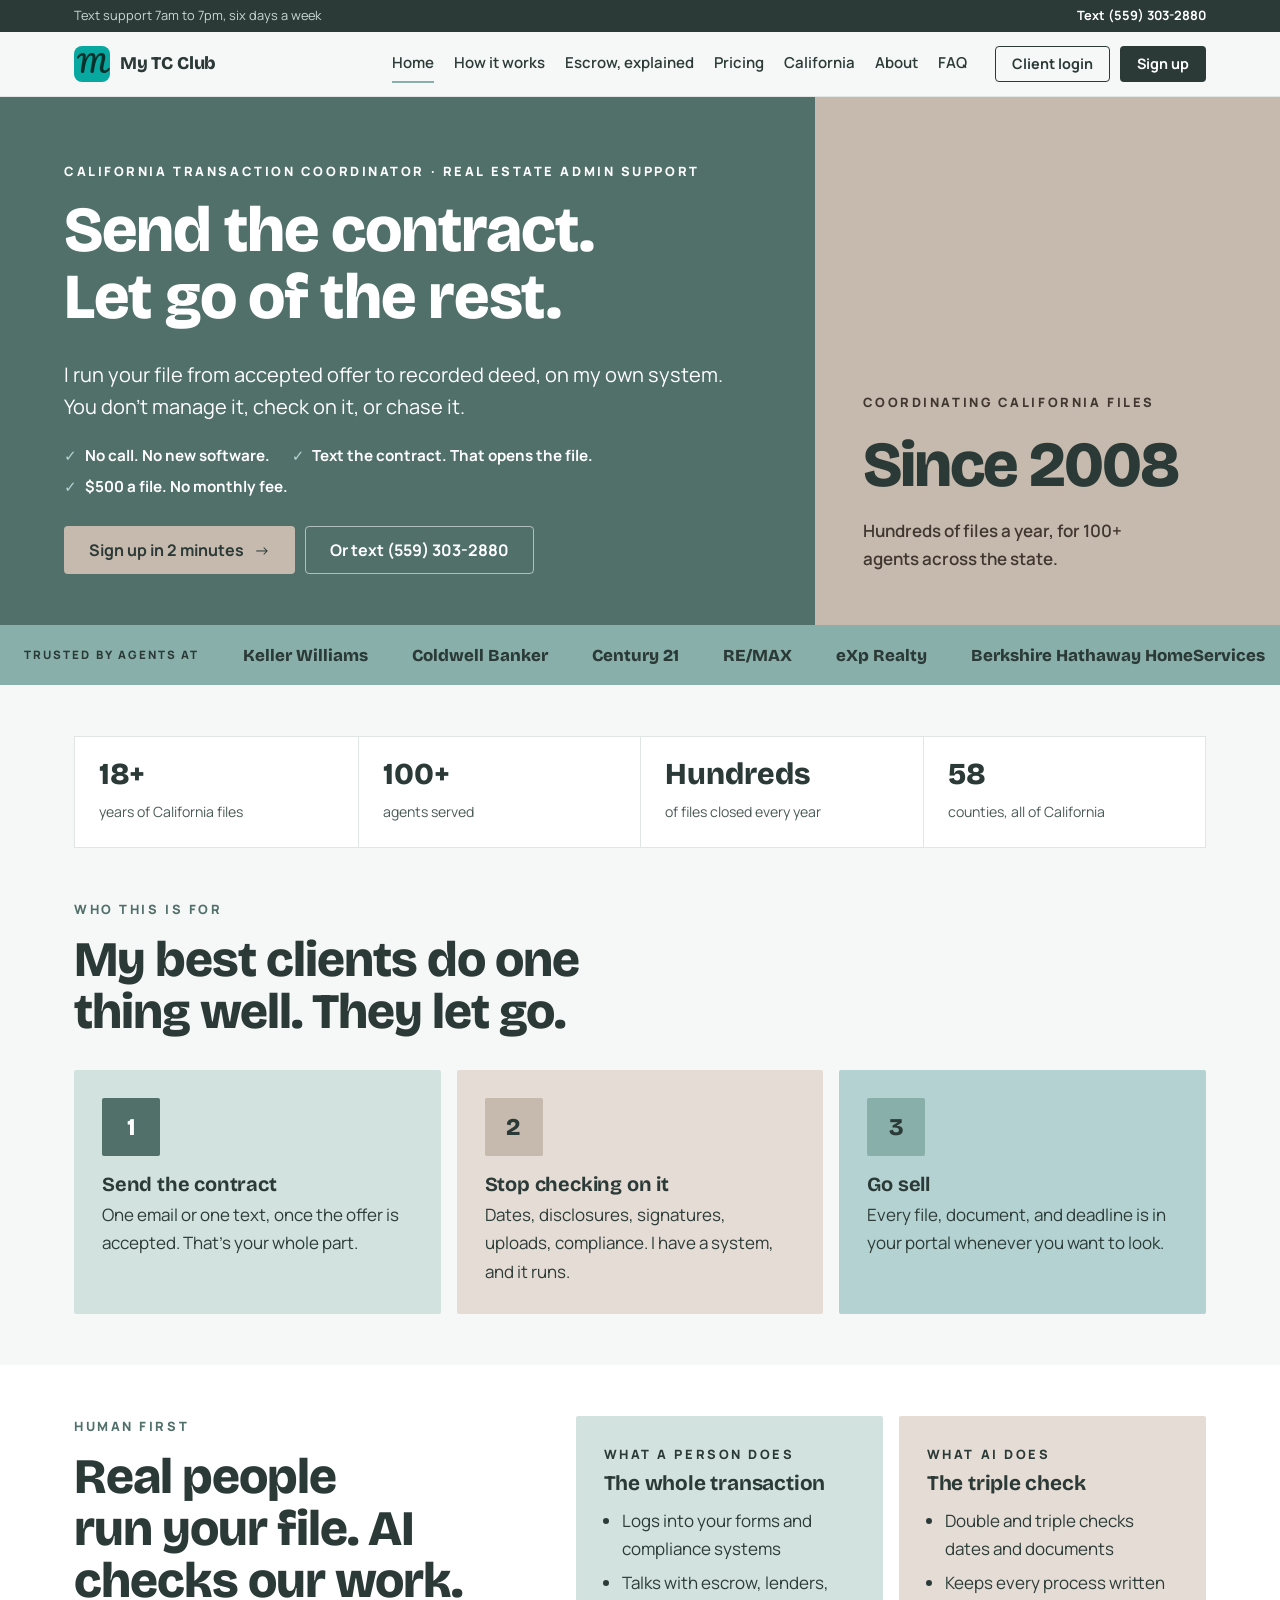
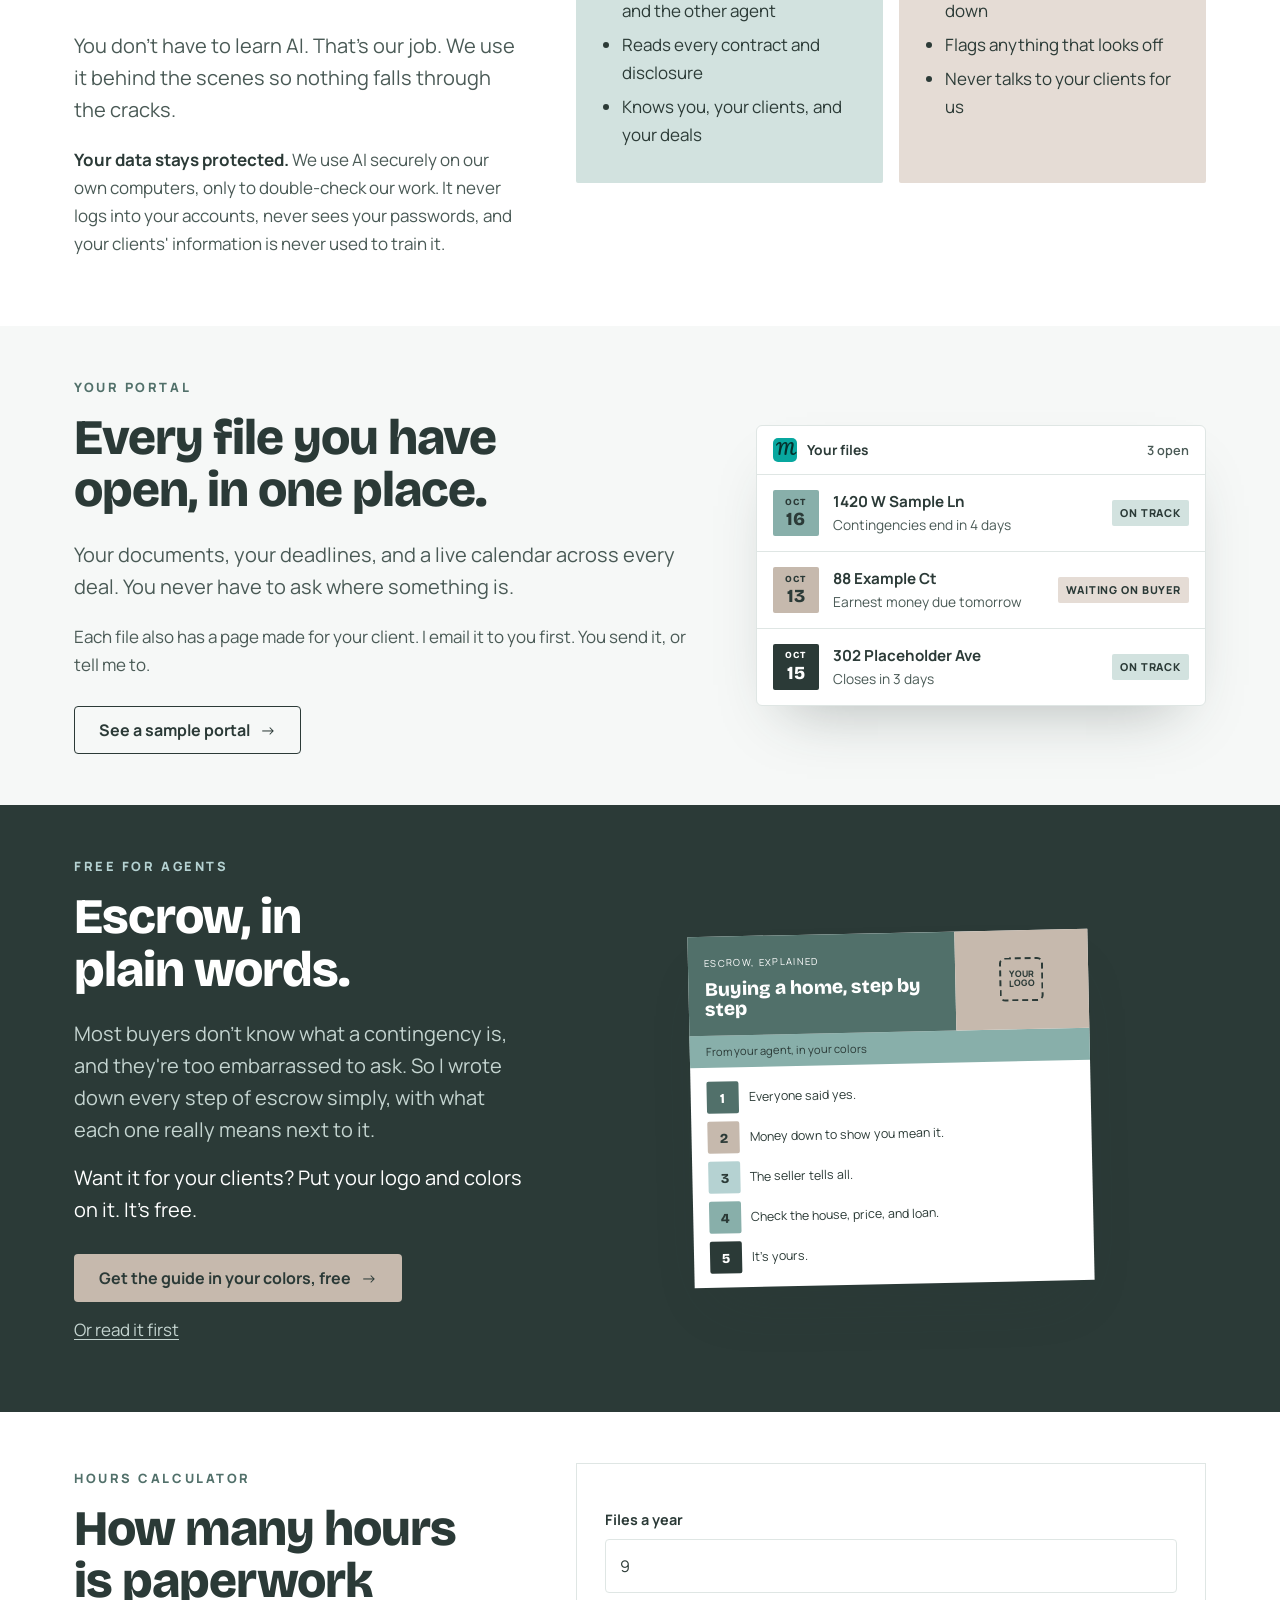
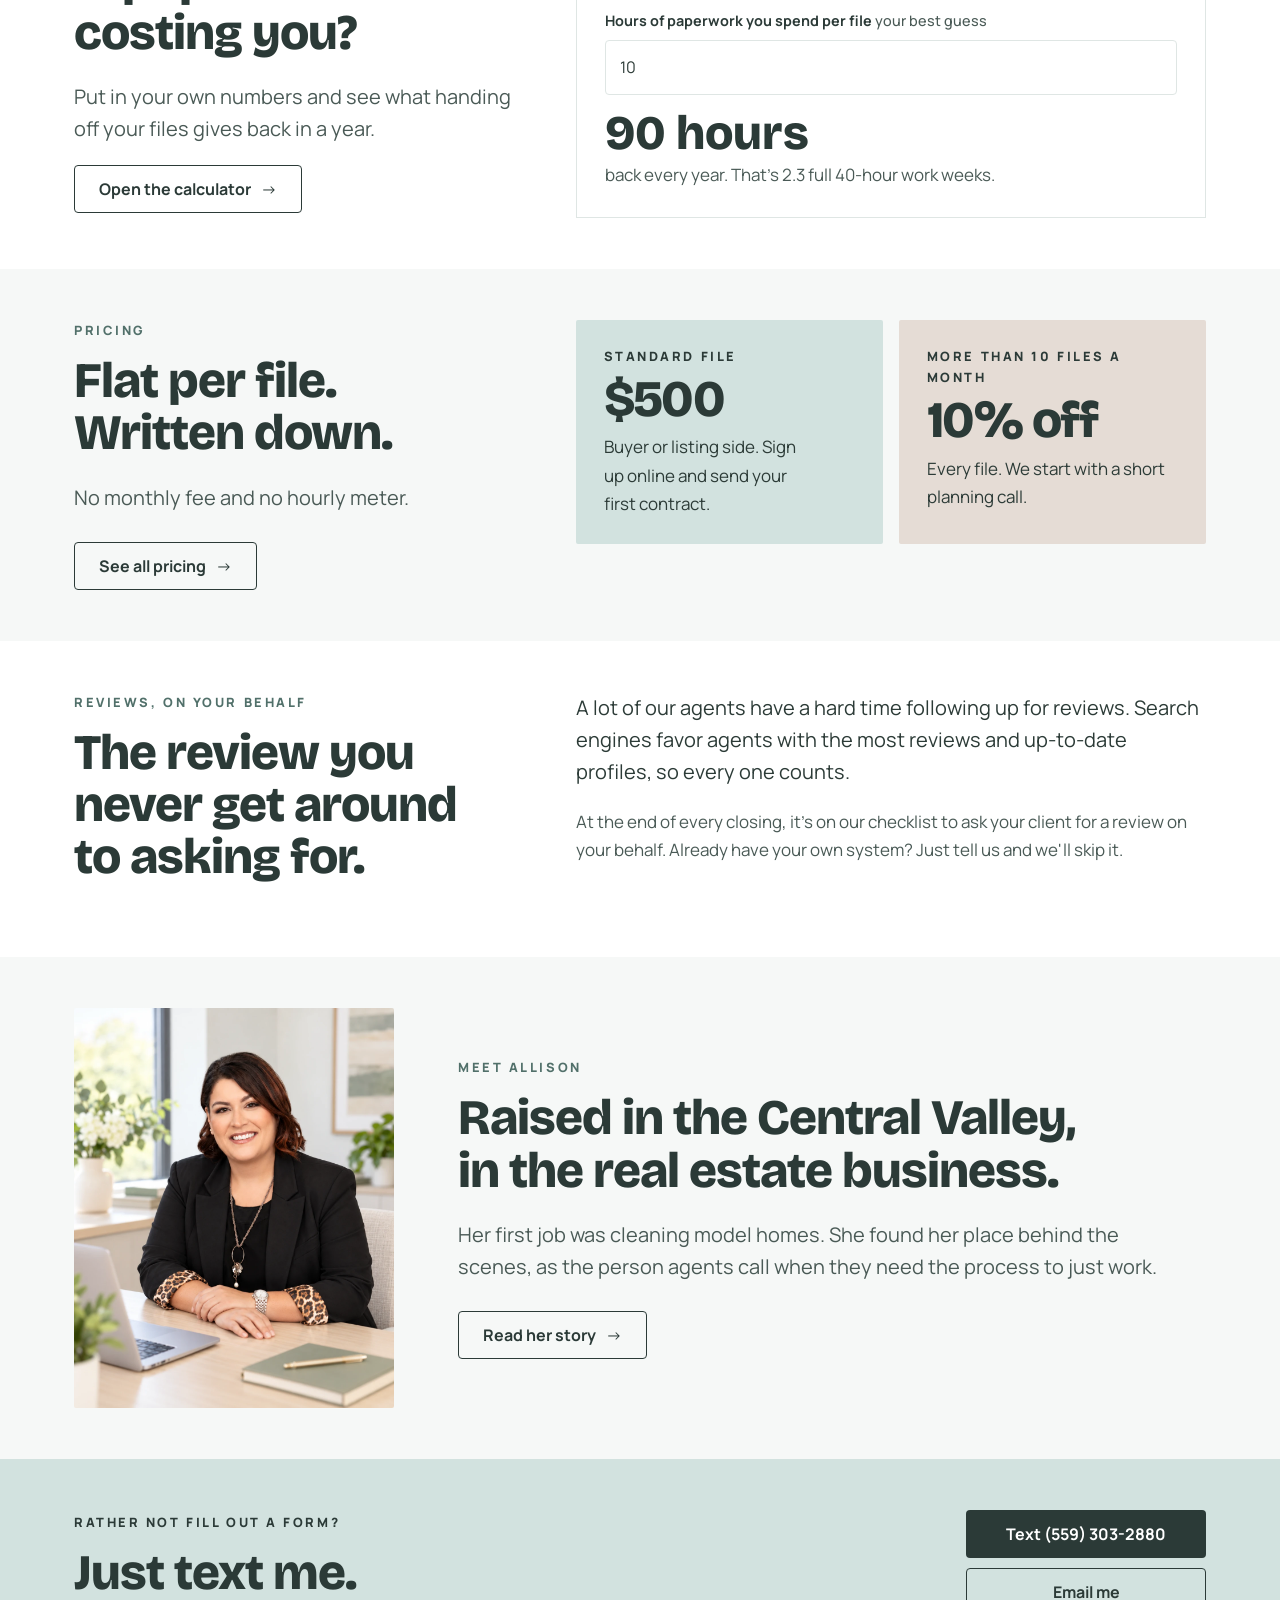
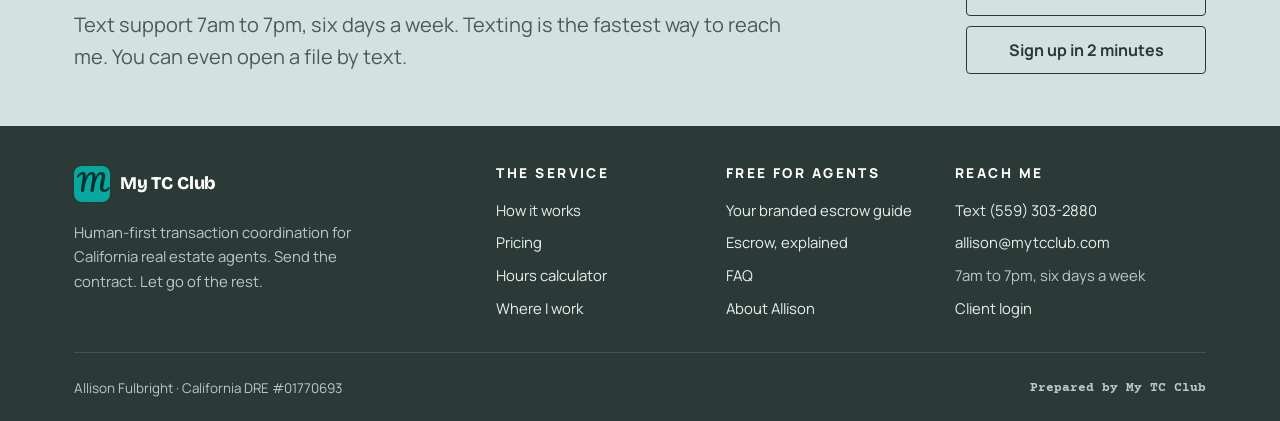
<file: index.html>
<!doctype html>
<html lang="en">
<head>
<meta charset="utf-8">
<meta name="viewport" content="width=device-width,initial-scale=1">
<meta name="robots" content="noindex,nofollow" data-demo="remove-at-launch">
<title>California Transaction Coordinator | Virtual TC for Real Estate Agents | My TC Club</title>
<meta name="description" content="Virtual transaction coordination and real estate admin support for California agents. Contract to close, $500 per file, no call needed. Text the contract and let go.">
<link rel="canonical" href="https://www.mytcclub.com/">
<link rel="icon" href="assets/favicon.svg" type="image/svg+xml">
<meta name="theme-color" content="#51706a">
<meta property="og:type" content="website">
<meta property="og:site_name" content="My TC Club">
<meta property="og:title" content="California Transaction Coordinator | Virtual TC for Real Estate Agents | My TC Club">
<meta property="og:description" content="Virtual transaction coordination and real estate admin support for California agents. Contract to close, $500 per file, no call needed. Text the contract and let go.">
<meta property="og:url" content="https://www.mytcclub.com/">
<meta property="og:image" content="https://www.mytcclub.com/assets/og-image.jpg">
<meta property="og:image:alt" content="My TC Club, transaction coordination for California real estate agents">
<meta name="twitter:card" content="summary_large_image">
<meta name="geo.region" content="US-CA">
<meta name="geo.placename" content="Visalia, California">
<link rel="preconnect" href="https://fonts.googleapis.com"><link rel="preconnect" href="https://fonts.gstatic.com" crossorigin>
<link href="https://fonts.googleapis.com/css2?family=Bricolage+Grotesque:opsz,wght@12..96,700;12..96,800&family=Manrope:wght@400;500;600;700;800&family=Courier+Prime:wght@700&family=Pacifico&display=swap" rel="stylesheet">
<link rel="stylesheet" href="assets/site.css">
<style>
.hero .a h1{max-width:10.5em}
.herolist{list-style:none;padding:0;margin:-14px 0 26px;display:flex;flex-wrap:wrap;gap:6px 22px;color:#fff;font-weight:700;font-size:.95rem}
.herolist li:before{content:"\2713";color:var(--aqua);margin-right:8px}
.hero .b .bignum{font-size:clamp(2.6rem,5vw,4rem)}
.three{display:grid;grid-template-columns:repeat(3,1fr);gap:16px}
.three .tile{padding:28px}
.three .chip{margin-bottom:18px}
.three h3{font-size:1.25rem}
@media (max-width:800px){.three{grid-template-columns:1fr}}
.vs{display:grid;grid-template-columns:1fr 1fr;gap:16px}
.vs .tile{padding:28px}
.vs ul{margin:12px 0 0;padding-left:18px}
.vs li{margin:6px 0}
@media (max-width:760px){.vs{grid-template-columns:1fr}}
.pv{background:#fff;border:1px solid var(--line);box-shadow:0 30px 60px -30px rgba(43,58,55,.35);border-radius:6px;overflow:hidden;font-size:.86rem}
.pv-top{display:flex;align-items:center;gap:10px;padding:12px 16px;border-bottom:1px solid var(--line);font-weight:700;color:var(--deep)}
.pv-top .mark{width:24px;height:24px;font-size:15px;border-radius:5px}
.pv-top em{margin-left:auto;font-style:normal;font-weight:600;color:var(--muted);font-size:.8rem}
.pv-row{display:grid;grid-template-columns:46px 1fr auto;gap:14px;align-items:center;padding:14px 16px;border-bottom:1px solid var(--line)}
.pv-row:last-child{border-bottom:0}
.pv-row .chip{width:46px;height:46px}.pv-row .chip small{font-size:.58rem}.pv-row .chip b{font-size:1.15rem}
.pv-row b.ad{display:block;color:var(--deep);font-size:.95rem}
.pv-row span.nx{color:var(--muted)}
.pv-st{font-size:.68rem;font-weight:800;letter-spacing:.08em;text-transform:uppercase;padding:4px 8px;border-radius:2px;background:var(--mist);color:var(--deep)}
.pv-st.warm{background:var(--sand)}
@media (max-width:480px){.pv-st{display:none}.pv-row{grid-template-columns:46px 1fr}}
.sheet{background:#fff;color:var(--ink);box-shadow:0 30px 60px -30px rgba(43,58,55,.4);max-width:400px;width:100%;font-size:.78rem;transform:rotate(-1.2deg)}
.sheet .h{display:grid;grid-template-columns:2fr 1fr}
.sheet .h div{padding:16px}
.sheet .h .x{background:var(--slate);color:#fff}
.sheet .h .x b{display:block;font:800 1.2rem/1.05 "Bricolage Grotesque",sans-serif;margin-top:6px}
.sheet .h .y{background:var(--taupe);display:flex;align-items:center;justify-content:center}
.sheet .h .y span{display:grid;place-items:center;width:44px;height:44px;border:2px dashed var(--deep);border-radius:6px;font-size:.55rem;font-weight:800;color:var(--deep);text-align:center;line-height:1.1}
.sheet .bd{background:var(--sea);padding:7px 16px;color:var(--deep);font-size:.7rem}
.sheet .kd{padding:14px 16px;display:grid;gap:8px}
.sheet .kd div{display:flex;gap:10px;align-items:center}
.sheet .kd .chip{width:32px;height:32px}
.sheet .kd .chip b{font-size:.85rem}
.calc-mini{background:#fff;border:1px solid var(--line);padding:28px}
.calc-mini .out{font:800 3rem/1 "Bricolage Grotesque";color:var(--deep);margin:14px 0 4px}
.meet{display:grid;grid-template-columns:320px 1fr;gap:clamp(28px,5vw,72px);align-items:center}
@media (max-width:760px){.meet{grid-template-columns:1fr}.meet .photo{max-width:280px}}
.mq{display:inline-flex;gap:44px;padding-right:44px}
.sheet .h .x span{color:#fff;opacity:1!important}
</style>
<script type="application/ld+json">{"@type": "ProfessionalService", "@id": "https://www.mytcclub.com/#business", "name": "My TC Club", "url": "https://www.mytcclub.com/", "description": "Virtual real estate transaction coordination and administrative support for California real estate agents, contract to close.", "image": "https://www.mytcclub.com/assets/og-image.jpg", "logo": "https://www.mytcclub.com/assets/favicon.svg", "telephone": "+1-559-303-2880", "email": "allison@mytcclub.com", "priceRange": "$500 per file", "founder": {"@type": "Person", "name": "Allison Fulbright"}, "address": {"@type": "PostalAddress", "addressLocality": "Visalia", "addressRegion": "CA", "addressCountry": "US"}, "areaServed": {"@type": "State", "name": "California"}, "openingHoursSpecification": [{"@type": "OpeningHoursSpecification", "dayOfWeek": ["Monday", "Tuesday", "Wednesday", "Thursday", "Friday", "Saturday"], "opens": "07:00", "closes": "19:00"}], "sameAs": ["https://www.facebook.com/mytcclub/", "https://www.linkedin.com/in/allison-fulbright-240874ba/"], "knowsAbout": ["Real estate transaction coordination", "Escrow", "California real estate disclosures", "C.A.R. forms", "Real estate administrative support"], "@context": "https://schema.org"}</script>
<script type="application/ld+json">{"@context": "https://schema.org", "@type": "WebSite", "name": "My TC Club", "url": "https://www.mytcclub.com/"}</script>
<script type="application/ld+json">{"@type": "BreadcrumbList", "itemListElement": [{"@type": "ListItem", "position": 1, "name": "Home", "item": "https://www.mytcclub.com/"}], "@context": "https://schema.org"}</script>
</head>
<body>

<header class="hero">
  <div class="a">
    <span class="eyebrow">California transaction coordinator · Real estate admin support</span>
    <h1>Send the contract. Let go of the rest.</h1>
    <p class="lead">I run your file from accepted offer to recorded deed, on my own system. You don't manage it, check on it, or chase it.</p>
    <ul class="herolist"><li>No call. No new software.</li><li>Text the contract. That opens the file.</li><li>$500 a file. No monthly fee.</li></ul>
    <div style="display:flex;gap:10px;flex-wrap:wrap">
      <a class="btn btn-taupe arrow" href="signup.html">Sign up in 2 minutes</a>
      <a class="btn btn-ghost" id="heroText" href="#">Or just text me</a>
    </div>
  </div>
  <div class="b">
    <span class="eyebrow">Coordinating California files</span>
    <div class="bignum">Since 2008</div>
    <p>Hundreds of files a year, for 100+ agents across the state.</p>
  </div>
</header>

<div class="trust" aria-label="Brokerages">
  <div class="trustwrap"><span class="lbl">Trusted by agents at</span><div class="rail"><div class="marq" id="marq"></div></div></div>
</div>

<section style="padding-bottom:0">
  <div class="wrap">
    <div class="facts">
      <div><b id="yrs"></b><span>years of California files</span></div>
      <div><b>100+</b><span>agents served</span></div>
      <div><b>Hundreds</b><span>of files closed every year</span></div>
      <div><b>58</b><span>counties, all of California</span></div>
    </div>
  </div>
</section>

<section>
  <div class="wrap">
    <span class="eyebrow">Who this is for</span>
    <h2 style="max-width:16em">My best clients do one thing well. They let go.</h2>
    <div class="three" style="margin-top:32px">
      <div class="tile mist"><span class="chip c1"><b>1</b></span><h3>Send the contract</h3><p>One email or one text, once the offer is accepted. That's your whole part.</p></div>
      <div class="tile sand"><span class="chip c2"><b>2</b></span><h3>Stop checking on it</h3><p>Dates, disclosures, signatures, uploads, compliance. I have a system, and it runs.</p></div>
      <div class="tile aqua"><span class="chip c4"><b>3</b></span><h3>Go sell</h3><p>Every file, document, and deadline is in your portal whenever you want to look.</p></div>
    </div>
  </div>
</section>

<section class="s-white">
  <div class="wrap split">
    <div>
      <span class="eyebrow">Human first</span>
      <h2>Real people run your file. AI checks our work.</h2>
      <p class="lead">You don't have to learn AI. That's our job. We use it behind the scenes so nothing falls through the cracks.</p>
      <p class="muted"><b style="color:var(--deep)">Your data stays protected.</b> We use AI securely on our own computers, only to double-check our work. It never logs into your accounts, never sees your passwords, and your clients' information is never used to train it.</p>
    </div>
    <div class="vs">
      <div class="tile mist"><span class="eyebrow">What a person does</span><h3>The whole transaction</h3><ul><li>Logs into your forms and compliance systems</li><li>Talks with escrow, lenders, and the other agent</li><li>Reads every contract and disclosure</li><li>Knows you, your clients, and your deals</li></ul></div>
      <div class="tile sand"><span class="eyebrow">What AI does</span><h3>The triple check</h3><ul><li>Double and triple checks dates and documents</li><li>Keeps every process written down</li><li>Flags anything that looks off</li><li>Never talks to your clients for us</li></ul></div>
    </div>
  </div>
</section>

<section>
  <div class="wrap split flip" style="align-items:center">
    <div>
      <span class="eyebrow">Your portal</span>
      <h2>Every file you have open, in one place.</h2>
      <p class="lead">Your documents, your deadlines, and a live calendar across every deal. You never have to ask where something is.</p>
      <p class="muted">Each file also has a page made for your client. I email it to you first. You send it, or tell me to.</p>
      <a class="btn btn-line arrow" href="portal.html" style="margin-top:10px">See a sample portal</a>
    </div>
    <div class="pv" aria-label="Portal preview">
      <div class="pv-top"><span class="mark">M</span>Your files <em>3 open</em></div>
      <div class="pv-row"><span class="chip c4"><small>OCT</small><b>16</b></span><div><b class="ad">1420 W Sample Ln</b><span class="nx">Contingencies end in 4 days</span></div><span class="pv-st">On track</span></div>
      <div class="pv-row"><span class="chip c2"><small>OCT</small><b>13</b></span><div><b class="ad">88 Example Ct</b><span class="nx">Earnest money due tomorrow</span></div><span class="pv-st warm">Waiting on buyer</span></div>
      <div class="pv-row"><span class="chip c6"><small>OCT</small><b>15</b></span><div><b class="ad">302 Placeholder Ave</b><span class="nx">Closes in 3 days</span></div><span class="pv-st">On track</span></div>
    </div>
  </div>
</section>

<section class="s-deep">
  <div class="wrap split" style="align-items:center">
    <div style="display:flex;justify-content:center;order:2">
      <div class="sheet" aria-label="Branded guide preview">
        <div class="h"><div class="x"><span style="font-size:.6rem;letter-spacing:.14em;opacity:.8">ESCROW, EXPLAINED</span><b>Buying a home, step by step</b></div><div class="y"><span>YOUR<br>LOGO</span></div></div>
        <div class="bd">From your agent, in your colors</div>
        <div class="kd">
          <div><span class="chip c1"><b>1</b></span>Everyone said yes.</div>
          <div><span class="chip c2"><b>2</b></span>Money down to show you mean it.</div>
          <div><span class="chip c3"><b>3</b></span>The seller tells all.</div>
          <div><span class="chip c4"><b>4</b></span>Check the house, price, and loan.</div>
          <div><span class="chip c6"><b>5</b></span>It's yours.</div>
        </div>
      </div>
    </div>
    <div>
      <span class="eyebrow">Free for agents</span>
      <h2>Escrow, in plain words.</h2>
      <p class="lead">Most buyers don't know what a contingency is, and they're too embarrassed to ask. So I wrote down every step of escrow simply, with what each one really means next to it.</p>
      <p class="lead" style="color:#fff;margin-top:-4px">Want it for your clients? Put your logo and colors on it. It's free.</p>
      <a class="btn btn-taupe arrow" href="make-it-yours.html" style="margin-top:8px">Get the guide in your colors, free</a>
      <p style="margin-top:14px"><a href="escrow-explained.html" style="color:#c4d4d0">Or read it first</a></p>
    </div>
  </div>
</section>

<section class="s-white">
  <div class="wrap split" style="align-items:center">
    <div>
      <span class="eyebrow">Hours calculator</span>
      <h2>How many hours is paperwork costing you?</h2>
      <p class="lead">Put in your own numbers and see what handing off your files gives back in a year.</p>
      <a class="btn btn-line arrow" href="calculator.html">Open the calculator</a>
    </div>
    <div class="calc-mini">
      <label for="qf">Files a year</label><input id="qf" type="number" min="1" value="9" inputmode="numeric">
      <label for="qh">Hours of paperwork you spend per file <span class="opt">your best guess</span></label><input id="qh" type="number" min="1" value="10" inputmode="numeric">
      <div class="out" id="qo"></div><div class="muted" id="qw"></div>
    </div>
  </div>
</section>

<section>
  <div class="wrap split">
    <div>
      <span class="eyebrow">Pricing</span>
      <h2>Flat per file. Written down.</h2>
      <p class="lead">No monthly fee and no hourly meter.</p>
      <a class="btn btn-line arrow" href="pricing.html" style="margin-top:8px">See all pricing</a>
    </div>
    <div class="tiles">
      <div class="tile mist"><span class="eyebrow">Standard file</span><div class="bignum" style="font-size:3.2rem">$500</div><p style="margin-top:10px">Buyer or listing side. Sign up online and send your first contract.</p></div>
      <div class="tile sand"><span class="eyebrow">More than 10 files a month</span><div class="bignum" style="font-size:3.2rem">10% off</div><p style="margin-top:10px">Every file. We start with a short planning call.</p></div>
    </div>
  </div>
</section>

<section class="s-white">
  <div class="wrap split">
    <div><span class="eyebrow">Reviews, on your behalf</span><h2>The review you never get around to asking for.</h2></div>
    <div>
      <p class="lead" style="color:var(--ink)">A lot of our agents have a hard time following up for reviews. Search engines favor agents with the most reviews and up-to-date profiles, so every one counts.</p>
      <p class="muted">At the end of every closing, it's on our checklist to ask your client for a review on your behalf. Already have your own system? Just tell us and we'll skip it.</p>
    </div>
  </div>
</section>

<section>
  <div class="wrap meet">
    <img class="photo" src="assets/allison-welcome.webp" alt="Allison Fulbright, owner of My TC Club" width="1122" height="1402" style="padding:0;object-fit:cover;width:100%;height:auto;display:block;background:none">
    <div>
      <span class="eyebrow">Meet Allison</span>
      <h2>Raised in the Central Valley, in the real estate business.</h2>
      <p class="lead">Her first job was cleaning model homes. She found her place behind the scenes, as the person agents call when they need the process to just work.</p>
      <a class="btn btn-line arrow" href="about.html" style="margin-top:8px">Read her story</a>
    </div>
  </div>
</section>

<script src="assets/config.js"></script><script src="assets/chrome.js"></script>
<script>
(function(){
  var M = window.MTC;
  document.getElementById('heroText').href = 'sms:' + M.phoneRaw;
  document.getElementById('heroText').textContent = 'Or text ' + M.phone;
  document.getElementById('yrs').textContent = (new Date().getFullYear() - M.since) + '+';
  var names = M.brokerages.map(function(b){ return '<span>' + b + '</span>'; }).join('');
  document.getElementById('marq').innerHTML = '<span class="mq">' + names + '</span><span class="mq" aria-hidden="true">' + names + '</span>';
  function q(){ var f=+document.getElementById('qf').value||0, h=+document.getElementById('qh').value||0, t=f*h;
    document.getElementById('qo').textContent = t.toLocaleString() + ' hours';
    document.getElementById('qw').textContent = 'back every year. That’s ' + (Math.round(t/40*10)/10) + ' full 40-hour work weeks.'; }
  ['qf','qh'].forEach(function(id){ document.getElementById(id).oninput = q; }); q();
})();
</script>
</body>
</html>
</file>
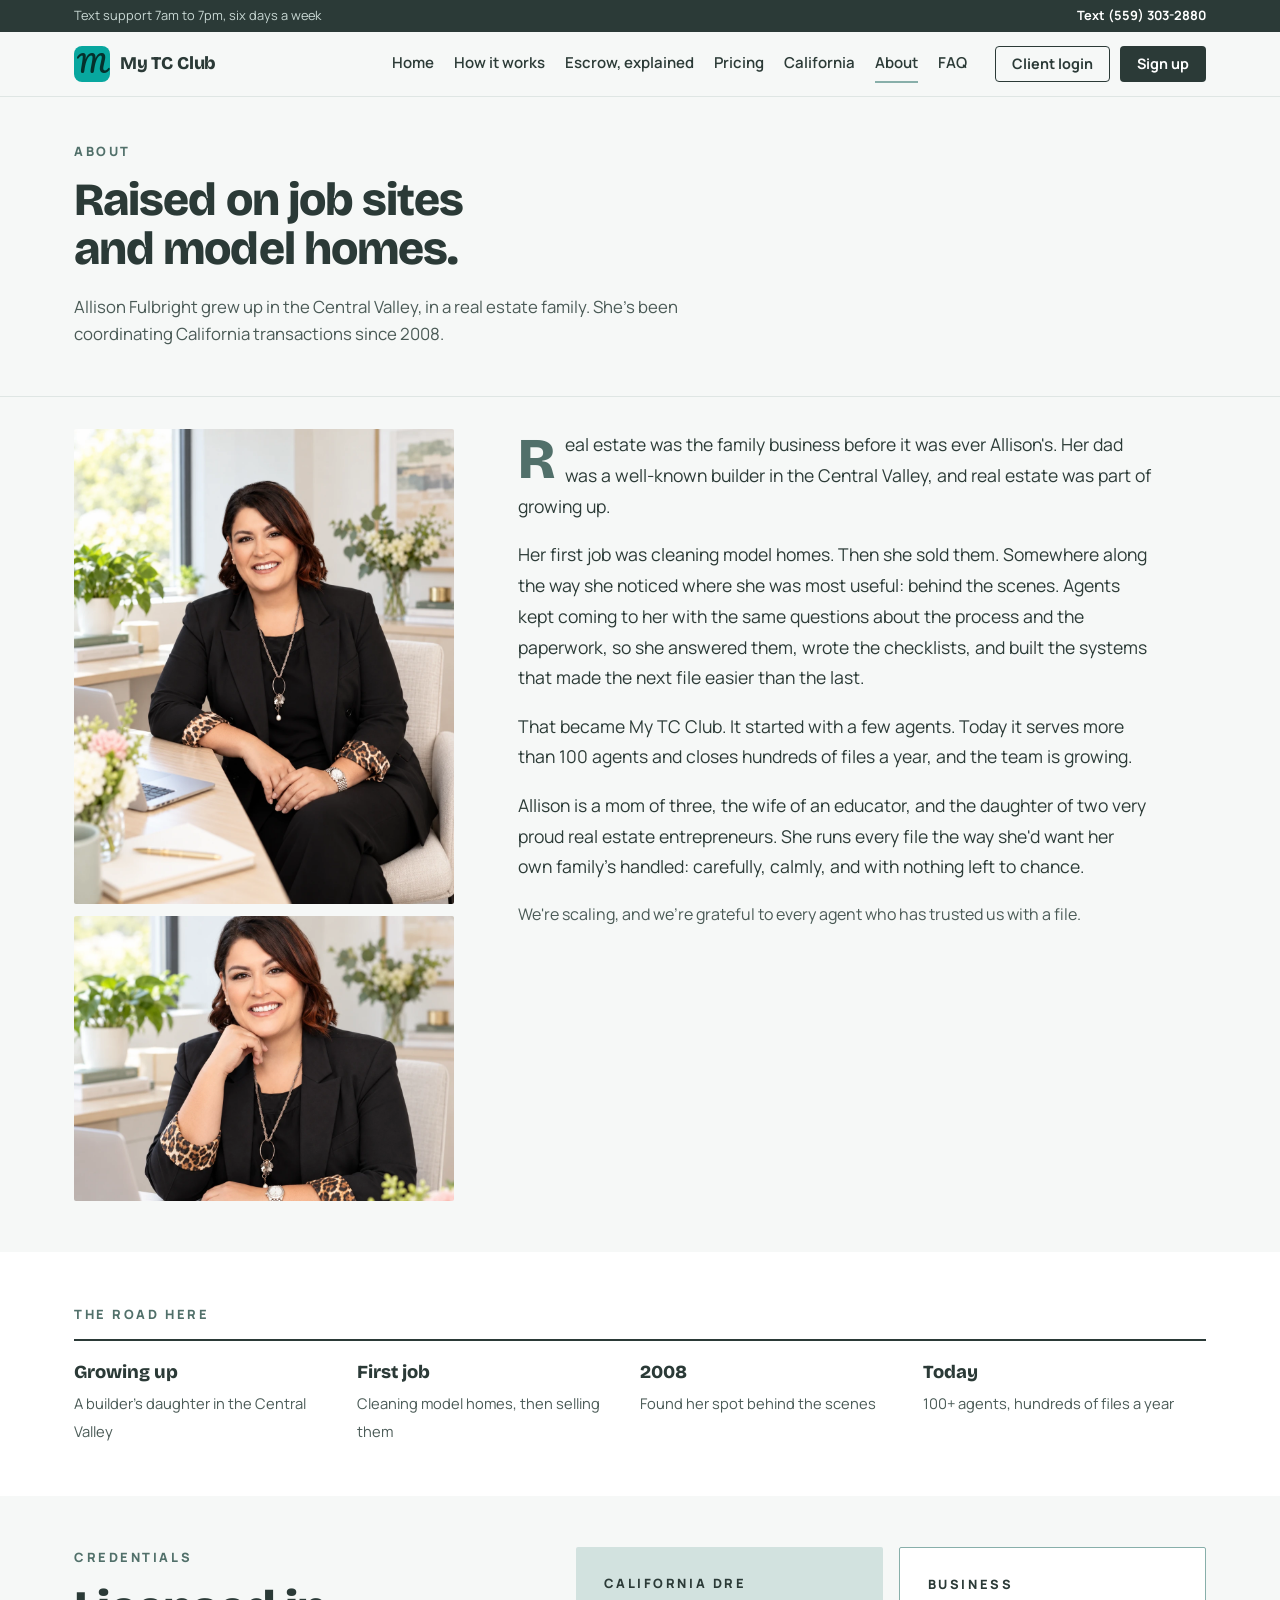
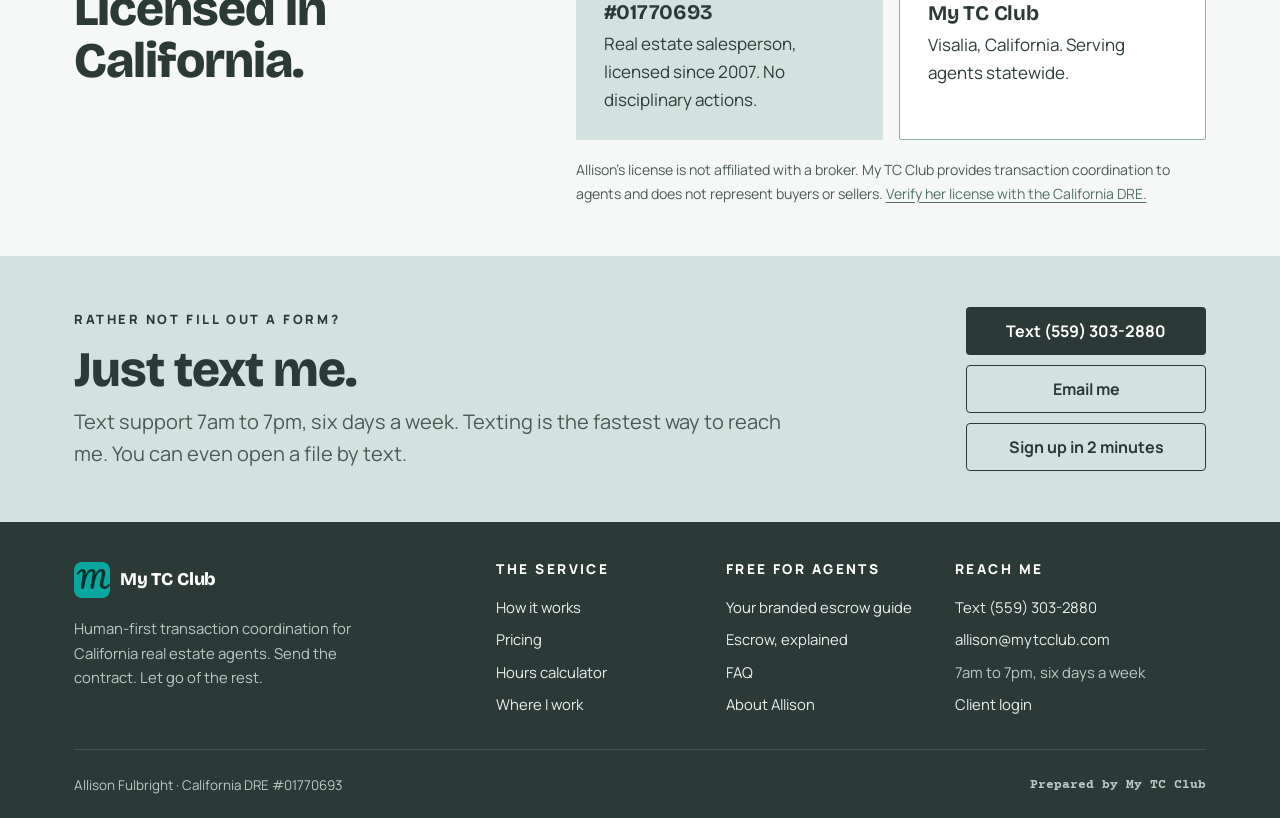
<file: about.html>
<!doctype html>
<html lang="en">
<head>
<meta charset="utf-8">
<meta name="viewport" content="width=device-width,initial-scale=1">
<meta name="robots" content="noindex,nofollow" data-demo="remove-at-launch">
<title>Allison Fulbright, California Transaction Coordinator Since 2008 | My TC Club</title>
<meta name="description" content="Meet Allison Fulbright: Central Valley native, licensed California real estate salesperson (DRE #01770693), and transaction coordinator for 100+ agents since 2008.">
<link rel="canonical" href="https://www.mytcclub.com/about.html">
<link rel="icon" href="assets/favicon.svg" type="image/svg+xml">
<meta name="theme-color" content="#51706a">
<meta property="og:type" content="website">
<meta property="og:site_name" content="My TC Club">
<meta property="og:title" content="Allison Fulbright, California Transaction Coordinator Since 2008 | My TC Club">
<meta property="og:description" content="Meet Allison Fulbright: Central Valley native, licensed California real estate salesperson (DRE #01770693), and transaction coordinator for 100+ agents since 2008.">
<meta property="og:url" content="https://www.mytcclub.com/about.html">
<meta property="og:image" content="https://www.mytcclub.com/assets/og-image.jpg">
<meta property="og:image:alt" content="My TC Club, transaction coordination for California real estate agents">
<meta name="twitter:card" content="summary_large_image">
<meta name="geo.region" content="US-CA">
<meta name="geo.placename" content="Visalia, California">
<link rel="preconnect" href="https://fonts.googleapis.com"><link rel="preconnect" href="https://fonts.gstatic.com" crossorigin>
<link href="https://fonts.googleapis.com/css2?family=Bricolage+Grotesque:opsz,wght@12..96,700;12..96,800&family=Manrope:wght@400;500;600;700;800&family=Courier+Prime:wght@700&family=Pacifico&display=swap" rel="stylesheet">
<link rel="stylesheet" href="assets/site.css">
<style>
.bio{display:grid;grid-template-columns:minmax(0,380px) minmax(0,1fr);gap:clamp(28px,5vw,80px);align-items:start}
@media (max-width:820px){.bio{grid-template-columns:minmax(0,1fr)}.bio .photo{max-width:320px}}
.story p{font-size:1.1rem;line-height:1.75;max-width:36em}
.story p:first-child:first-letter{font:800 3.6rem/.85 "Bricolage Grotesque";float:left;margin:6px 10px 0 0;color:var(--slate)}
.chapters{display:grid;grid-template-columns:repeat(4,1fr);gap:0;border-top:2px solid var(--deep);margin-top:8px}
.chapters div{padding:20px 20px 0 0}
.chapters b{display:block;font:800 1.15rem/1.2 "Bricolage Grotesque";color:var(--deep);margin-bottom:6px}
.chapters span{font-size:.92rem;color:var(--muted)}
@media (max-width:760px){.chapters{grid-template-columns:1fr 1fr}}
@media (max-width:820px){.bio .photo + .photo{display:none}.bio .photo{max-width:220px}}
</style>
<script type="application/ld+json">{"@context": "https://schema.org", "@type": "Person", "name": "Allison Fulbright", "jobTitle": "Transaction Coordinator", "worksFor": {"@id": "https://www.mytcclub.com/#business"}, "homeLocation": {"@type": "Place", "name": "Visalia, California"}, "url": "https://www.mytcclub.com/about.html"}</script>
<script type="application/ld+json">{"@type": "BreadcrumbList", "itemListElement": [{"@type": "ListItem", "position": 1, "name": "Home", "item": "https://www.mytcclub.com/"}, {"@type": "ListItem", "position": 2, "name": "Allison Fulbright, California Transaction Coordinator Since 2008", "item": "https://www.mytcclub.com/about.html"}], "@context": "https://schema.org"}</script>
</head>
<body>

<div class="phero"><div class="wrap">
  <span class="eyebrow">About</span>
  <h1>Raised on job sites and model homes.</h1>
  <p class="lead">Allison Fulbright grew up in the Central Valley, in a real estate family. She's been coordinating California transactions since 2008.</p>
</div></div>

<section style="padding-top:32px">
  <div class="wrap bio">
    <div>
      <img class="photo" src="assets/allison.webp" alt="Allison Fulbright, owner of My TC Club" width="1122" height="1402" style="padding:0;object-fit:cover;width:100%;height:auto;display:block;background:none">
      <img class="photo" src="assets/allison-desk.webp" alt="Allison at her desk" width="1122" height="1402" style="padding:0;object-fit:cover;width:100%;height:auto;display:block;background:none;aspect-ratio:4/3;object-position:50% 30%;margin-top:12px">
    </div>
    <div class="story">
      <p>Real estate was the family business before it was ever Allison's. Her dad was a well-known builder in the Central Valley, and real estate was part of growing up.</p>
      <p>Her first job was cleaning model homes. Then she sold them. Somewhere along the way she noticed where she was most useful: behind the scenes. Agents kept coming to her with the same questions about the process and the paperwork, so she answered them, wrote the checklists, and built the systems that made the next file easier than the last.</p>
      <p>That became My TC Club. It started with a few agents. Today it serves more than 100 agents and closes hundreds of files a year, and the team is growing.</p>
      <p>Allison is a mom of three, the wife of an educator, and the daughter of two very proud real estate entrepreneurs. She runs every file the way she'd want her own family's handled: carefully, calmly, and with nothing left to chance.</p>
      <p class="muted" style="font-size:1rem">We're scaling, and we're grateful to every agent who has trusted us with a file.</p>
    </div>
  </div>
</section>

<section class="s-white">
  <div class="wrap">
    <span class="eyebrow">The road here</span>
    <div class="chapters">
      <div><b>Growing up</b><span>A builder's daughter in the Central Valley</span></div>
      <div><b>First job</b><span>Cleaning model homes, then selling them</span></div>
      <div><b>2008</b><span>Found her spot behind the scenes</span></div>
      <div><b>Today</b><span>100+ agents, hundreds of files a year</span></div>
    </div>
  </div>
</section>

<section>
  <div class="wrap split">
    <div><span class="eyebrow">Credentials</span><h2>Licensed in California.</h2></div>
    <div>
      <div class="tiles">
        <div class="tile mist"><span class="eyebrow">California DRE</span><h3 class="js-dre">#01770693</h3><p>Real estate salesperson, licensed since 2007. No disciplinary actions.</p></div>
        <div class="tile white"><span class="eyebrow">Business</span><h3>My TC Club</h3><p>Visalia, California. Serving agents statewide.</p></div>
      </div>
      <p class="hint" style="margin-top:18px">Allison's license is not affiliated with a broker. My TC Club provides transaction coordination to agents and does not represent buyers or sellers. <a href="https://www2.dre.ca.gov/PublicASP/pplinfo.asp?License_id=01770693" target="_blank" rel="noopener">Verify her license with the California DRE.</a></p>
    </div>
  </div>
</section>

<script src="assets/config.js"></script><script src="assets/chrome.js"></script>
</body>
</html>
</file>
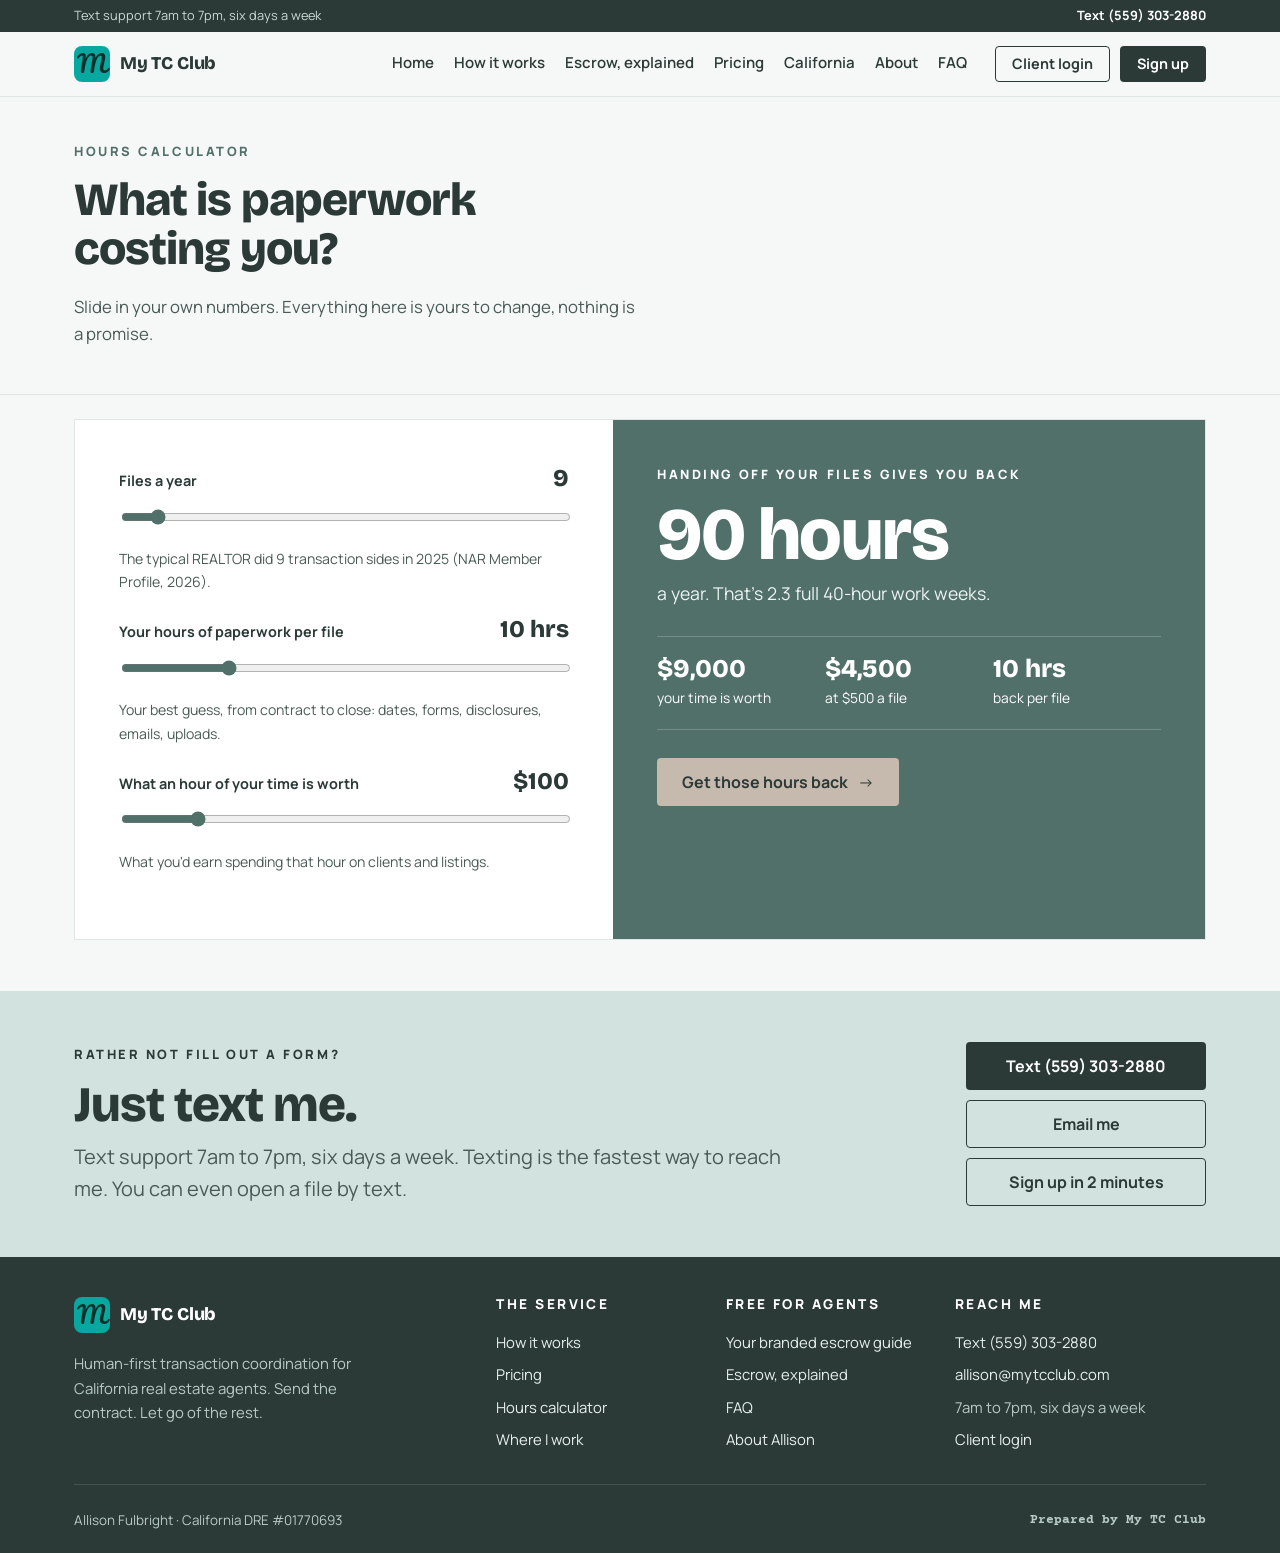
<file: calculator.html>
<!doctype html>
<html lang="en">
<head>
<meta charset="utf-8">
<meta name="viewport" content="width=device-width,initial-scale=1">
<meta name="robots" content="noindex,nofollow" data-demo="remove-at-launch">
<title>Real Estate Agent Paperwork Hours Calculator | My TC Club</title>
<meta name="description" content="Free calculator for real estate agents: see how many hours of transaction paperwork you could hand to a transaction coordinator each year.">
<link rel="canonical" href="https://www.mytcclub.com/calculator.html">
<link rel="icon" href="assets/favicon.svg" type="image/svg+xml">
<meta name="theme-color" content="#51706a">
<meta property="og:type" content="website">
<meta property="og:site_name" content="My TC Club">
<meta property="og:title" content="Real Estate Agent Paperwork Hours Calculator | My TC Club">
<meta property="og:description" content="Free calculator for real estate agents: see how many hours of transaction paperwork you could hand to a transaction coordinator each year.">
<meta property="og:url" content="https://www.mytcclub.com/calculator.html">
<meta property="og:image" content="https://www.mytcclub.com/assets/og-image.jpg">
<meta property="og:image:alt" content="My TC Club, transaction coordination for California real estate agents">
<meta name="twitter:card" content="summary_large_image">
<meta name="geo.region" content="US-CA">
<meta name="geo.placename" content="Visalia, California">
<link rel="preconnect" href="https://fonts.googleapis.com"><link rel="preconnect" href="https://fonts.gstatic.com" crossorigin>
<link href="https://fonts.googleapis.com/css2?family=Bricolage+Grotesque:opsz,wght@12..96,700;12..96,800&family=Manrope:wght@400;500;600;700;800&family=Courier+Prime:wght@700&family=Pacifico&display=swap" rel="stylesheet">
<link rel="stylesheet" href="assets/site.css">
<style>
.calc{display:grid;grid-template-columns:minmax(0,1fr) minmax(0,1.1fr);gap:0;border:1px solid var(--line);background:#fff}
.calc .in{padding:clamp(24px,4vw,44px)}
.calc .out{background:var(--slate);color:#eef4f2;padding:clamp(24px,4vw,44px)}
.calc .out .eyebrow{color:var(--mist)}
@media (max-width:820px){.calc{grid-template-columns:minmax(0,1fr)}}
.sl{margin-bottom:22px}
.sl .top{display:flex;justify-content:space-between;align-items:baseline;gap:12px}
.sl label{margin:0}
.sl output{font:800 1.5rem "Bricolage Grotesque";color:var(--deep)}
.sl input[type=range]{width:100%;padding:0;border:0;accent-color:var(--slate);height:32px;background:none;box-shadow:none}
.sl .hint{margin-top:0}
.big{font:800 clamp(3rem,7vw,4.6rem)/1 "Bricolage Grotesque";color:#fff;letter-spacing:-.02em}
.res{display:grid;grid-template-columns:repeat(3,1fr);gap:0;margin-top:28px;border-top:1px solid rgba(255,255,255,.2)}
.res div{padding:18px 0;border-bottom:1px solid rgba(255,255,255,.2)}
.res div:nth-child(odd){padding-right:16px}
.res b{display:block;font:800 1.6rem/1.1 "Bricolage Grotesque";color:#fff}
.res span{font-size:.86rem;color:#d6e4e0}
@media (max-width:820px){.calc .out{order:-1;padding:20px}}
.sl input[type=range]{height:44px}
.calc .out .eyebrow,.res span{color:#fff}
</style>
<script type="application/ld+json">{"@type": "BreadcrumbList", "itemListElement": [{"@type": "ListItem", "position": 1, "name": "Home", "item": "https://www.mytcclub.com/"}, {"@type": "ListItem", "position": 2, "name": "Real Estate Agent Paperwork Hours Calculator", "item": "https://www.mytcclub.com/calculator.html"}], "@context": "https://schema.org"}</script>
</head>
<body>

<div class="phero" style="padding-bottom:30px"><div class="wrap">
  <span class="eyebrow">Hours calculator</span>
  <h1>What is paperwork costing you?</h1>
  <p class="lead">Slide in your own numbers. Everything here is yours to change, nothing is a promise.</p>
</div></div>

<section style="padding-top:24px">
  <div class="wrap">
    <div class="calc">
      <div class="in">
        <div class="sl"><div class="top"><label for="f">Files a year</label><output id="fo"></output></div><input type="range" id="f" min="1" max="120" value="9"><p class="hint">The typical REALTOR did 9 transaction sides in 2025 (NAR Member Profile, 2026).</p></div>
        <div class="sl"><div class="top"><label for="h">Your hours of paperwork per file</label><output id="ho"></output></div><input type="range" id="h" min="1" max="40" value="10"><p class="hint">Your best guess, from contract to close: dates, forms, disclosures, emails, uploads.</p></div>
        <div class="sl"><div class="top"><label for="v">What an hour of your time is worth</label><output id="vo"></output></div><input type="range" id="v" min="25" max="500" step="5" value="100"><p class="hint">What you'd earn spending that hour on clients and listings.</p></div>
      </div>
      <div class="out" aria-live="polite">
        <span class="eyebrow">Handing off your files gives you back</span>
        <div class="big" id="hrs"></div>
        <div style="font-size:1.1rem;margin-top:6px" id="wk"></div>
        <div class="res">
          <div><b id="val"></b><span>your time is worth</span></div>
          <div><b id="cost"></b><span>at $500 a file</span></div>
          
          <div><b id="per"></b><span>back per file</span></div>
        </div>
        <a class="btn btn-taupe arrow" href="signup.html" style="margin-top:28px">Get those hours back</a>
      </div>
    </div>
  </div>
</section>

<script src="assets/config.js"></script><script src="assets/chrome.js"></script>
<script>
(function(){
  function $(id){ return document.getElementById(id); }
  function money(n){ return (n<0?'-':'') + '$' + Math.abs(Math.round(n)).toLocaleString(); }
  function run(){
    var f=+$('f').value, h=+$('h').value, v=+$('v').value, t=f*h;
    $('fo').textContent=f; $('ho').textContent=h+' hrs'; $('vo').textContent='$'+v;
    $('hrs').textContent=t.toLocaleString()+' hours';
    $('wk').textContent='a year. That’s '+(Math.round(t/40*10)/10)+' full 40-hour work weeks.';
    $('val').textContent=money(t*v); $('cost').textContent=money(f*500); $('per').textContent=h+' hrs';
  }
  ['f','h','v'].forEach(function(id){ $(id).oninput=run; }); run();
})();
</script>
</body>
</html>
</file>
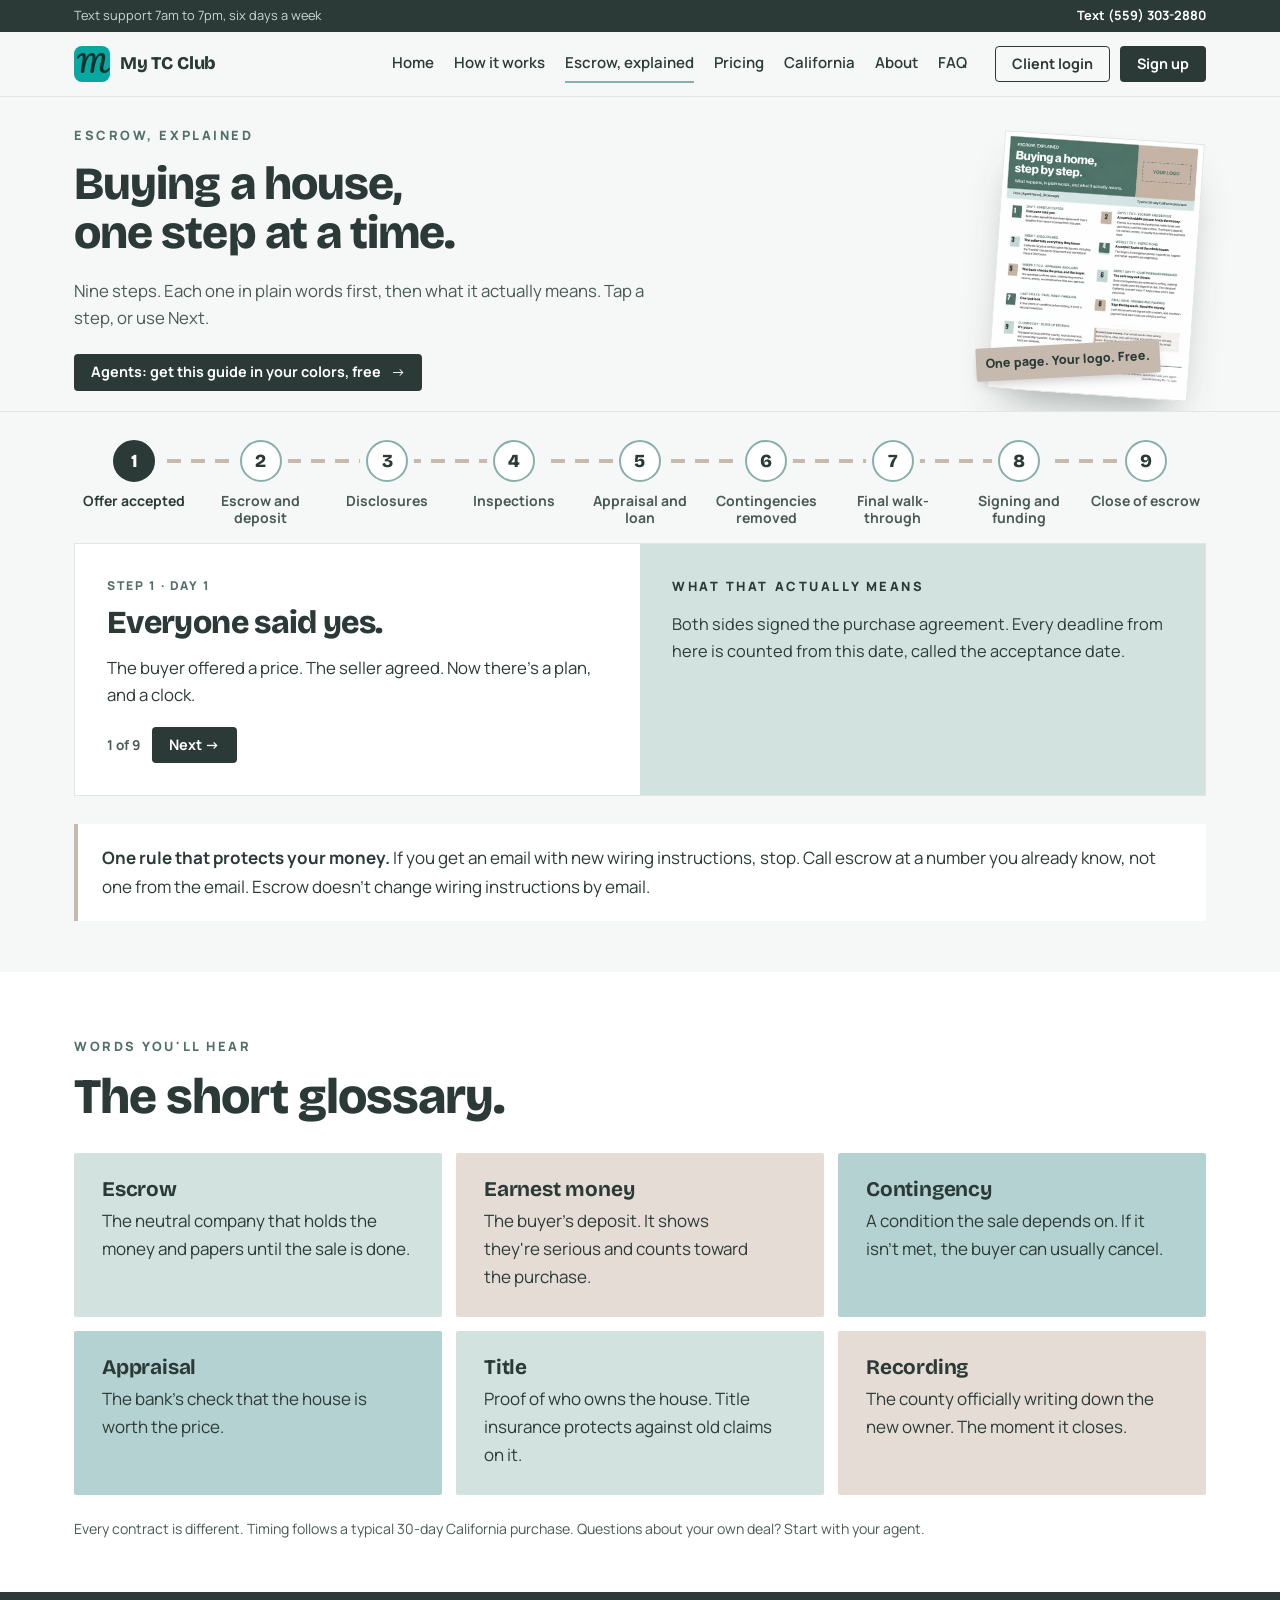
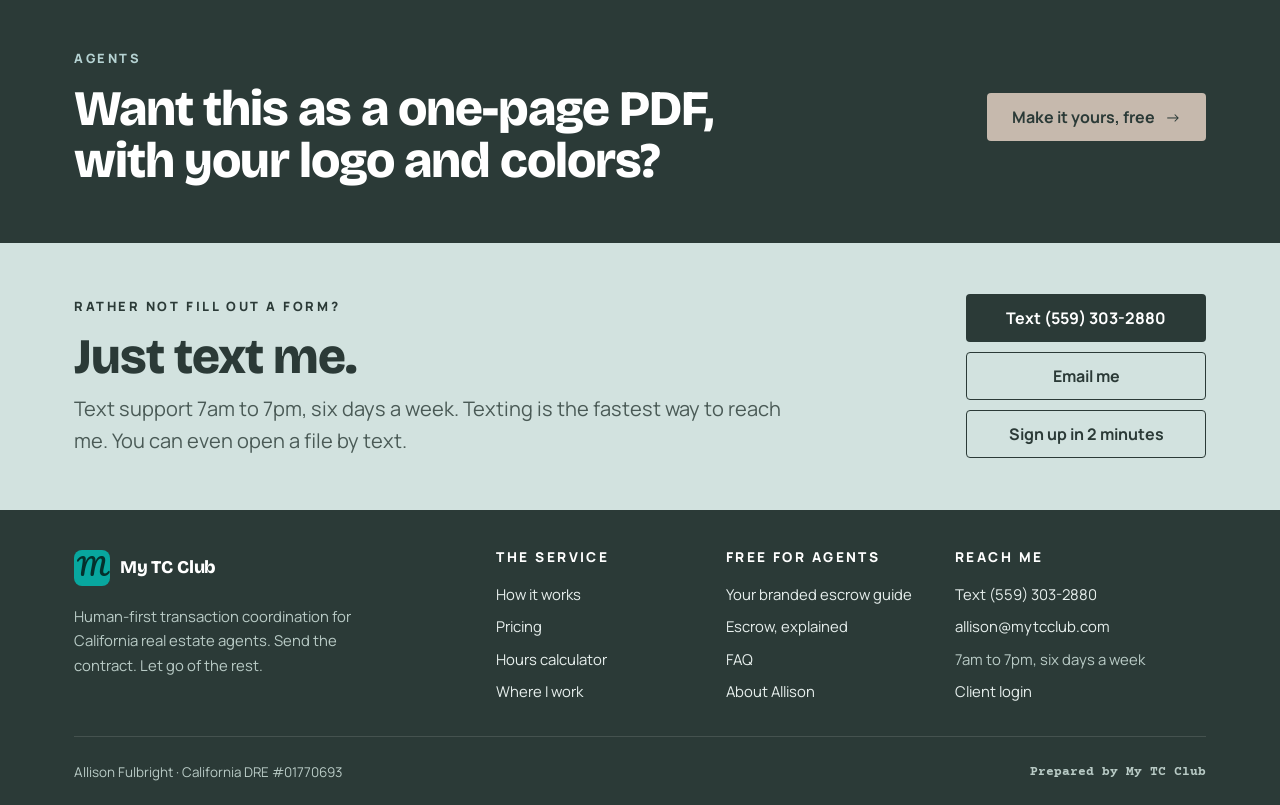
<file: escrow-explained.html>
<!doctype html>
<html lang="en">
<head>
<meta charset="utf-8">
<meta name="viewport" content="width=device-width,initial-scale=1">
<meta name="robots" content="noindex,nofollow" data-demo="remove-at-launch">
<title>Escrow Explained: California Home Buying Steps in Plain Words | My TC Club</title>
<meta name="description" content="Every step of buying a home in California in plain words: earnest money, disclosures, inspections, appraisal, contingencies, walk-through, and close of escrow.">
<link rel="canonical" href="https://www.mytcclub.com/escrow-explained.html">
<link rel="icon" href="assets/favicon.svg" type="image/svg+xml">
<meta name="theme-color" content="#51706a">
<meta property="og:type" content="website">
<meta property="og:site_name" content="My TC Club">
<meta property="og:title" content="Escrow Explained: California Home Buying Steps in Plain Words | My TC Club">
<meta property="og:description" content="Every step of buying a home in California in plain words: earnest money, disclosures, inspections, appraisal, contingencies, walk-through, and close of escrow.">
<meta property="og:url" content="https://www.mytcclub.com/escrow-explained.html">
<meta property="og:image" content="https://www.mytcclub.com/assets/og-image.jpg">
<meta property="og:image:alt" content="My TC Club, transaction coordination for California real estate agents">
<meta name="twitter:card" content="summary_large_image">
<meta name="geo.region" content="US-CA">
<meta name="geo.placename" content="Visalia, California">
<link rel="preconnect" href="https://fonts.googleapis.com"><link rel="preconnect" href="https://fonts.gstatic.com" crossorigin>
<link href="https://fonts.googleapis.com/css2?family=Bricolage+Grotesque:opsz,wght@12..96,700;12..96,800&family=Manrope:wght@400;500;600;700;800&family=Courier+Prime:wght@700&family=Pacifico&display=swap" rel="stylesheet">
<link rel="stylesheet" href="assets/site.css">
<style>
.stepper{position:relative;display:grid;grid-template-columns:repeat(9,1fr);gap:6px;margin-top:8px}
.stepper:before{content:"";position:absolute;left:4%;right:4%;top:19px;height:4px;background:repeating-linear-gradient(90deg,var(--taupe) 0 14px,transparent 14px 24px)}
.stepper button{position:relative;background:none;border:0;padding:0;cursor:pointer;display:flex;flex-direction:column;align-items:center;gap:10px;font:inherit;color:var(--muted)}
.stepper .dot{display:grid;place-items:center;width:42px;height:42px;border-radius:50%;background:#fff;border:2px solid var(--sea);font:800 1.15rem "Bricolage Grotesque";color:var(--deep);box-shadow:0 0 0 6px var(--page);transition:background .15s}
.stepper .lb{font-size:.8rem;font-weight:700;line-height:1.25;text-align:center;max-width:9em}
.stepper button.seen .dot{background:var(--mist)}
.stepper button.on .dot{background:var(--deep);border-color:var(--deep);color:#fff}
.stepper button.on .lb{color:var(--deep)}
@media (max-width:860px){
  .stepper{display:flex;overflow-x:auto;gap:14px;padding:4px 4px 10px;scrollbar-width:none;margin:0 -16px;padding-left:16px}
  .stepper::-webkit-scrollbar{display:none}
  .stepper:before{display:none}
  .stepper button{flex:none;width:76px}
}
.panel{display:grid;grid-template-columns:1fr 1fr;background:#fff;border:1px solid var(--line);margin-top:16px}
.panel .p1{padding:clamp(18px,2.6vw,32px)}
.panel .p2{background:var(--mist);padding:clamp(18px,2.6vw,32px)}
.panel .when{font-size:.76rem;font-weight:800;letter-spacing:.16em;text-transform:uppercase;color:var(--slate);margin-bottom:10px}
.panel h2{font-size:clamp(1.4rem,2.6vw,2rem)}
.panel .kidp{font-size:1.05rem;margin:0}
.panel .p2 .eyebrow{color:var(--deep)}
.panel .p2 p{margin:0;font-size:1.02rem}
@media (max-width:760px){.panel{grid-template-columns:1fr}}
.pn{display:flex;align-items:center;margin-top:18px;gap:12px}
.pn .count{font-size:.85rem;color:var(--muted);font-weight:700}
.words{display:grid;grid-template-columns:repeat(3,1fr);gap:14px;margin-top:30px}
@media (max-width:860px){.words{grid-template-columns:1fr 1fr}}
@media (max-width:520px){.words{grid-template-columns:1fr}}
.warn{border-left:4px solid var(--taupe);background:#fff;padding:20px 24px;margin-top:28px}
.warn b{color:var(--deep)}
.teaser{display:grid;grid-template-columns:minmax(0,1fr) 230px;gap:40px;align-items:center}
.flatlay{position:relative;display:block;height:250px;text-decoration:none}
.flatlay img{width:200px;height:auto;transform:rotate(4deg);box-shadow:0 24px 44px -18px rgba(43,58,55,.45);border:1px solid var(--line);position:absolute;right:10px;top:4px}
.flatlay span{position:absolute;left:0;bottom:6px;background:var(--taupe);color:var(--deep);font-weight:800;font-size:.78rem;padding:6px 10px;border-radius:2px;transform:rotate(-3deg);box-shadow:0 6px 14px -6px rgba(0,0,0,.3)}
@media (max-width:760px){.teaser{grid-template-columns:minmax(0,1fr)}.flatlay{display:none}}
.cta{display:grid;grid-template-columns:1fr auto;gap:24px;align-items:center}
@media (max-width:700px){.cta{grid-template-columns:1fr}}
@media (max-width:520px){.words{gap:8px}.words .tile{padding:14px 16px}.words h3{font-size:1.05rem}}
.stepper .lb{font-size:.875rem}
</style>
<script type="application/ld+json">{"@context": "https://schema.org", "@type": "HowTo", "name": "How buying a home works in California, step by step", "step": [{"@type": "HowToStep", "position": 1, "name": "Offer accepted: Everyone said yes.", "text": "The buyer offered a price. The seller agreed. Now there's a plan, and a clock. Both sides signed the purchase agreement. Every deadline from here is counted from this date, called the acceptance date."}, {"@type": "HowToStep", "position": 2, "name": "Escrow and deposit: A trusted middle person holds the money.", "text": "Neither side holds the money. A neutral company holds it until everything is done. The buyer puts down a deposit to show they're serious. Escrow is a neutral third party that holds funds and documents until every condition of the sale is met. The deposit is the earnest money, usually due within a few business days."}, {"@type": "HowToStep", "position": 3, "name": "Disclosures: The seller tells everything they know.", "text": "Leaks, repairs, flood zones. The seller writes it all down, and the buyer reads it and signs that they read it. California requires written seller disclosures, including the Transfer Disclosure Statement and the Natural Hazard Disclosure."}, {"@type": "HowToStep", "position": 4, "name": "Inspections: An expert looks at the whole house.", "text": "Someone checks the roof, the pipes, the wiring, and looks for termites. If they find problems, the buyer can ask for fixes or a lower price. The buyer's investigation period. Inspections happen and repair requests are negotiated."}, {"@type": "HowToStep", "position": 5, "name": "Appraisal and loan: The bank checks the price, and the buyer.", "text": "The bank makes sure the house is worth the price, then double-checks the buyer can pay back the loan. The appraisal confirms value for the lender. Underwriting reviews income, assets, and credit before final loan approval."}, {"@type": "HowToStep", "position": 6, "name": "Contingencies removed: The safe way out closes.", "text": "Until now, the buyer could back out safely if something was wrong. After this, they're committed. Contingencies are conditions the sale depends on. Once removed in writing, walking away usually puts the deposit at risk. California's standard contract uses 17 days unless yours says otherwise."}, {"@type": "HowToStep", "position": 7, "name": "Final walk-through: One last look.", "text": "The buyer walks through to make sure the house is the way it should be and promised repairs were done. A final check of condition before closing. It is not a second inspection."}, {"@type": "HowToStep", "position": 8, "name": "Signing and funding: Sign the big stack. Send the money.", "text": "The buyer signs the loan papers. The bank and the buyer send the rest of the money to escrow. Loan documents are signed with a notary, and the down payment and loan funds are wired to escrow."}, {"@type": "HowToStep", "position": 9, "name": "Close of escrow: It's yours.", "text": "The county writes down that the house has a new owner. The seller gets paid. The buyer gets the keys. The deed records with the county, escrow pays out, and ownership transfers. Your agent confirms when keys are released."}]}</script>
<script type="application/ld+json">{"@type": "BreadcrumbList", "itemListElement": [{"@type": "ListItem", "position": 1, "name": "Home", "item": "https://www.mytcclub.com/"}, {"@type": "ListItem", "position": 2, "name": "Escrow Explained: California Home Buying Steps in Plain Words", "item": "https://www.mytcclub.com/escrow-explained.html"}], "@context": "https://schema.org"}</script>
</head>
<body>

<div class="phero" style="padding-top:28px;padding-bottom:20px;overflow:hidden"><div class="wrap teaser">
  <div>
    <span class="eyebrow">Escrow, explained</span>
    <h1 style="font-size:clamp(2rem,3.6vw,3rem)">Buying a house, one step at a time.</h1>
    <p class="lead">Nine steps. Each one in plain words first, then what it actually means. Tap a step, or use Next.</p>
    <a class="btn btn-dark btn-sm arrow" href="make-it-yours.html" style="margin-top:6px">Agents: get this guide in your colors, free</a>
  </div>
  <a class="flatlay" href="make-it-yours.html" aria-label="Get the one-page guide in your colors"><picture><source srcset="assets/escrow-guide.webp" type="image/webp"><img src="assets/escrow-guide.jpg" width="600" height="777" loading="eager" alt="One-page Escrow, Explained guide for California home buyers, free for real estate agents to brand with their logo and colors"></picture><span>One page. Your logo. Free.</span></a>
</div></div>

<section style="padding-top:20px">
  <div class="wrap">
    <div class="stepper" id="stepper" role="tablist" aria-label="Escrow steps"></div>
    <div class="panel" id="panel" aria-live="polite">
      <div class="p1"><div class="when" id="pWhen"></div><h2 id="pKid"></h2><p class="kidp" id="pLong"></p>
        <div class="pn"><button class="btn btn-line btn-sm" id="prev">&larr; Back</button><span class="count" id="cnt"></span><button class="btn btn-dark btn-sm" id="nxt">Next &rarr;</button></div></div>
      <div class="p2"><span class="eyebrow">What that actually means</span><p id="pReal"></p></div>
    </div>
    <div class="warn"><b>One rule that protects your money.</b> If you get an email with new wiring instructions, stop. Call escrow at a number you already know, not one from the email. Escrow doesn't change wiring instructions by email.</div>
  </div>
</section>

<section class="s-white" style="padding-top:64px">
  <div class="wrap">
    <span class="eyebrow">Words you'll hear</span>
    <h2>The short glossary.</h2>
    <div class="words">
      <div class="tile mist"><h3>Escrow</h3><p>The neutral company that holds the money and papers until the sale is done.</p></div>
      <div class="tile sand"><h3>Earnest money</h3><p>The buyer's deposit. It shows they're serious and counts toward the purchase.</p></div>
      <div class="tile aqua"><h3>Contingency</h3><p>A condition the sale depends on. If it isn't met, the buyer can usually cancel.</p></div>
      <div class="tile aqua"><h3>Appraisal</h3><p>The bank's check that the house is worth the price.</p></div>
      <div class="tile mist"><h3>Title</h3><p>Proof of who owns the house. Title insurance protects against old claims on it.</p></div>
      <div class="tile sand"><h3>Recording</h3><p>The county officially writing down the new owner. The moment it closes.</p></div>
    </div>
    <p class="hint" style="margin-top:22px">Every contract is different. Timing follows a typical 30-day California purchase. Questions about your own deal? Start with your agent.</p>
  </div>
</section>

<section class="s-deep" style="padding:56px 0">
  <div class="wrap cta">
    <div><span class="eyebrow">Agents</span><h2 style="margin:0">Want this as a one-page PDF, with your logo and colors?</h2></div>
    <a class="btn btn-taupe arrow" href="make-it-yours.html">Make it yours, free</a>
  </div>
</section>

<script src="assets/escrow-steps.js"></script>
<script src="assets/config.js"></script><script src="assets/chrome.js"></script>
<script>
(function(){
  var S = ESCROW_STEPS, i = 0, seen = {};
  var st = document.getElementById('stepper');
  st.innerHTML = S.map(function(s,k){ return '<button role="tab" data-k="'+k+'"><span class="dot">'+(k+1)+'</span><span class="lb">'+s.label+'</span></button>'; }).join('');
  function show(k){
    i = Math.max(0, Math.min(S.length-1, k)); seen[i] = 1; var s = S[i];
    document.getElementById('pWhen').textContent = 'Step ' + (i+1) + ' · ' + s.when;
    document.getElementById('pKid').textContent = s.kid;
    document.getElementById('pLong').textContent = s.long;
    document.getElementById('pReal').textContent = s.real;
    document.getElementById('cnt').textContent = (i+1) + ' of ' + S.length;
    document.getElementById('prev').style.display = i ? '' : 'none';
    document.getElementById('nxt').style.display = i < S.length-1 ? '' : 'none';
    st.querySelectorAll('button').forEach(function(b,k){ b.classList.toggle('on', k===i); b.classList.toggle('seen', !!seen[k]); b.setAttribute('aria-selected', k===i); });
    var cur = st.children[i]; if(st.scrollWidth > st.clientWidth) st.scrollTo({left: cur.offsetLeft - st.clientWidth/2 + cur.offsetWidth/2, behavior:'smooth'});
  }
  st.querySelectorAll('button').forEach(function(b){ b.onclick = function(){ show(+b.dataset.k); }; });
  document.getElementById('prev').onclick = function(){ show(i-1); };
  document.getElementById('nxt').onclick = function(){ show(i+1); };
  document.addEventListener('keydown', function(e){ if(e.key==='ArrowRight') show(i+1); if(e.key==='ArrowLeft') show(i-1); });
  show(0);
})();
</script>
</body>
</html>
</file>
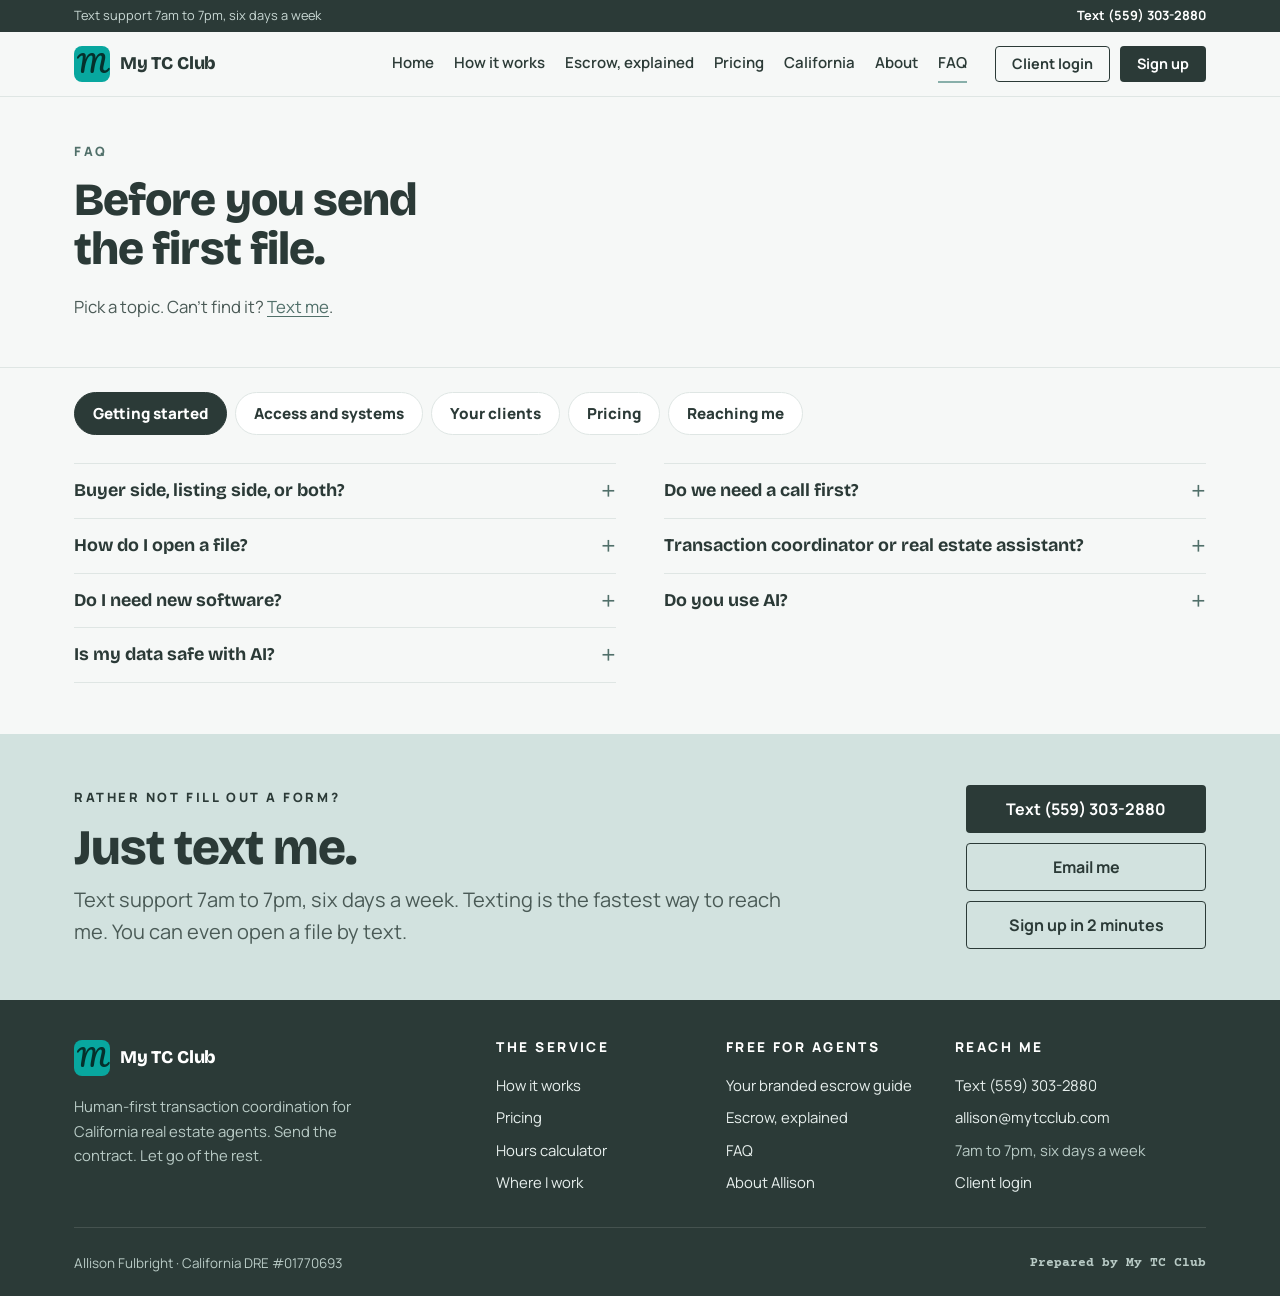
<file: faq.html>
<!doctype html>
<html lang="en">
<head>
<meta charset="utf-8">
<meta name="viewport" content="width=device-width,initial-scale=1">
<meta name="robots" content="noindex,nofollow" data-demo="remove-at-launch">
<title>Transaction Coordinator FAQ for California Agents | My TC Club</title>
<meta name="description" content="Answers for agents hiring a transaction coordinator: zipForm and SkySlope access, pricing, AI and data safety, client communication, and how to open a file.">
<link rel="canonical" href="https://www.mytcclub.com/faq.html">
<link rel="icon" href="assets/favicon.svg" type="image/svg+xml">
<meta name="theme-color" content="#51706a">
<meta property="og:type" content="website">
<meta property="og:site_name" content="My TC Club">
<meta property="og:title" content="Transaction Coordinator FAQ for California Agents | My TC Club">
<meta property="og:description" content="Answers for agents hiring a transaction coordinator: zipForm and SkySlope access, pricing, AI and data safety, client communication, and how to open a file.">
<meta property="og:url" content="https://www.mytcclub.com/faq.html">
<meta property="og:image" content="https://www.mytcclub.com/assets/og-image.jpg">
<meta property="og:image:alt" content="My TC Club, transaction coordination for California real estate agents">
<meta name="twitter:card" content="summary_large_image">
<meta name="geo.region" content="US-CA">
<meta name="geo.placename" content="Visalia, California">
<link rel="preconnect" href="https://fonts.googleapis.com"><link rel="preconnect" href="https://fonts.gstatic.com" crossorigin>
<link href="https://fonts.googleapis.com/css2?family=Bricolage+Grotesque:opsz,wght@12..96,700;12..96,800&family=Manrope:wght@400;500;600;700;800&family=Courier+Prime:wght@700&family=Pacifico&display=swap" rel="stylesheet">
<link rel="stylesheet" href="assets/site.css">
<style>
.faqgrid{display:grid;grid-template-columns:repeat(2,minmax(0,1fr));gap:0 48px}
@media (max-width:860px){.faqgrid{grid-template-columns:minmax(0,1fr)}}
.faqgrid details{border-top:1px solid var(--line)}
</style>
<script type="application/ld+json">{"@type": "BreadcrumbList", "itemListElement": [{"@type": "ListItem", "position": 1, "name": "Home", "item": "https://www.mytcclub.com/"}, {"@type": "ListItem", "position": 2, "name": "Transaction Coordinator FAQ for California Agents", "item": "https://www.mytcclub.com/faq.html"}], "@context": "https://schema.org"}</script>
<script type="application/ld+json">{"@context": "https://schema.org", "@type": "FAQPage", "mainEntity": [{"@type": "Question", "name": "Buyer side, listing side, or both?", "acceptedAnswer": {"@type": "Answer", "text": "Both. Listings: I send the seller disclosures and check every page."}}, {"@type": "Question", "name": "Do we need a call first?", "acceptedAnswer": {"@type": "Answer", "text": "No. Sign up online, or text me. You can open a file with a text. Only agents doing more than 10 files a month start with a planning call."}}, {"@type": "Question", "name": "How do I open a file?", "acceptedAnswer": {"@type": "Answer", "text": "Text or email the accepted contract. That's it."}}, {"@type": "Question", "name": "Transaction coordinator or real estate assistant?", "acceptedAnswer": {"@type": "Answer", "text": "Both, for your files. I handle the paperwork side from contract to close. Like a real estate admin assistant you pay per file, not per hour. No hiring, no payroll, no training."}}, {"@type": "Question", "name": "Do I need new software?", "acceptedAnswer": {"@type": "Answer", "text": "No. Our systems snap into how you already work. Your portal is there when you want it."}}, {"@type": "Question", "name": "Do you use AI?", "acceptedAnswer": {"@type": "Answer", "text": "Behind the scenes, to triple-check dates and documents. People run your file. AI can't log in or talk to anyone. You never have to learn it."}}, {"@type": "Question", "name": "Is my data safe with AI?", "acceptedAnswer": {"@type": "Answer", "text": "Yes. Used securely on our own computers. Never logs into your accounts or sees passwords. Your clients' info is never used to train it."}}, {"@type": "Question", "name": "Which systems do you need?", "acceptedAnswer": {"@type": "Answer", "text": "zipForm (C.A.R.) Your broker's compliance system, usually SkySlope Sometimes DocuSign"}}, {"@type": "Question", "name": "How do I give you zipForm?", "acceptedAnswer": {"@type": "Answer", "text": "Invite me as your TC from your zipForm profile. Free C.A.R. member benefit. Remove me any time."}}, {"@type": "Question", "name": "How about SkySlope?", "acceptedAnswer": {"@type": "Answer", "text": "Your broker or office admin adds me as your TC. Not allowed? I follow up with you on the right way in."}}, {"@type": "Question", "name": "Can I share in my password manager?", "acceptedAnswer": {"@type": "Answer", "text": "Yes. Easiest way. 1Password, Bitwarden, Keeper and more. Take it back any time."}}, {"@type": "Question", "name": "What if a platform needs my password?", "acceptedAnswer": {"@type": "Answer", "text": "Never by email or text. Password manager, or I follow up securely."}}, {"@type": "Question", "name": "Do you need my MLS login?", "acceptedAnswer": {"@type": "Answer", "text": "No. MLS rules don't allow sharing it. MLS updates stay with you."}}, {"@type": "Question", "name": "Will you contact my clients?", "acceptedAnswer": {"@type": "Answer", "text": "Only the way you choose at sign-up. Copy you, direct, or through you."}}, {"@type": "Question", "name": "Do my clients get a page?", "acceptedAnswer": {"@type": "Answer", "text": "Only if you want. Their timeline and escrow in plain words. I email it to you first. You send it, or tell me to."}}, {"@type": "Question", "name": "Will you ask for reviews?", "acceptedAnswer": {"@type": "Answer", "text": "Yes, on every closing checklist, on your behalf. No extra charge. Have your own system? We skip it."}}, {"@type": "Question", "name": "Can I hand out the escrow guide?", "acceptedAnswer": {"@type": "Answer", "text": "Yes. Get it in your colors, free."}}, {"@type": "Question", "name": "What does a file cost?", "acceptedAnswer": {"@type": "Answer", "text": "$500 standard. Short sales: quoted per file. Mobile homes, new construction: less."}}, {"@type": "Question", "name": "Volume discount?", "acceptedAnswer": {"@type": "Answer", "text": "More than 10 files a month: 10% off every file. Starts with a planning call."}}, {"@type": "Question", "name": "What counts as more than 10 a month?", "acceptedAnswer": {"@type": "Answer", "text": "Averaging more than 10 over the last 3 months, 12 months, or last calendar year. We're flexible."}}, {"@type": "Question", "name": "Contract or minimum?", "acceptedAnswer": {"@type": "Answer", "text": "No. Pay per file."}}, {"@type": "Question", "name": "Best way to reach you?", "acceptedAnswer": {"@type": "Answer", "text": "Text (559) 303-2880 7am to 7pm, six days a week Every answer in writing."}}, {"@type": "Question", "name": "Can I email?", "acceptedAnswer": {"@type": "Answer", "text": "Yes: allison@mytcclub.com"}}, {"@type": "Question", "name": "Where do I see my files?", "acceptedAnswer": {"@type": "Answer", "text": "Your portal: every file, document, deadline."}}]}</script>
</head>
<body>

<div class="phero" style="padding-bottom:30px"><div class="wrap">
  <span class="eyebrow">FAQ</span>
  <h1>Before you send the first file.</h1>
  <p class="lead">Pick a topic. Can't find it? <a class="js-sms">Text me</a>.</p>
</div></div>

<section style="padding-top:24px">
  <div class="wrap">
    <div class="tabbar" id="tabs">
      <button class="on" data-t="start">Getting started</button>
      <button data-t="access">Access and systems</button>
      <button data-t="clients">Your clients</button>
      <button data-t="price">Pricing</button>
      <button data-t="reach">Reaching me</button>
    </div>

    <div class="tabpane faq on" data-p="start"><div class="faqgrid">
      <details><summary>Buyer side, listing side, or both?</summary><ul><li>Both.</li><li>Listings: I send the seller disclosures and check every page.</li></ul></details>
      <details><summary>Do we need a call first?</summary><ul><li>No. Sign up online, or text me.</li><li>You can open a file with a text.</li><li>Only agents doing more than 10 files a month start with a planning call.</li></ul></details>
      <details><summary>How do I open a file?</summary><ul><li>Text or email the accepted contract.</li><li>That's it.</li></ul></details>
      <details><summary>Transaction coordinator or real estate assistant?</summary><ul><li>Both, for your files. I handle the paperwork side from contract to close.</li><li>Like a real estate admin assistant you pay per file, not per hour.</li><li>No hiring, no payroll, no training.</li></ul></details>
      <details><summary>Do I need new software?</summary><ul><li>No.</li><li>Our systems snap into how you already work.</li><li>Your portal is there when you want it.</li></ul></details>
      <details><summary>Do you use AI?</summary><ul><li>Behind the scenes, to triple-check dates and documents.</li><li>People run your file. AI can't log in or talk to anyone.</li><li>You never have to learn it.</li></ul></details>
      <details><summary>Is my data safe with AI?</summary><ul><li>Yes. Used securely on our own computers.</li><li>Never logs into your accounts or sees passwords.</li><li>Your clients' info is never used to train it.</li></ul></details>
    </div></div>

    <div class="tabpane faq" data-p="access"><div class="faqgrid">
      <details><summary>Which systems do you need?</summary><ul><li>zipForm (C.A.R.)</li><li>Your broker's compliance system, usually SkySlope</li><li>Sometimes DocuSign</li></ul></details>
      <details><summary>How do I give you zipForm?</summary><ul><li>Invite me as your TC from your zipForm profile.</li><li>Free C.A.R. member benefit.</li><li>Remove me any time.</li></ul></details>
      <details><summary>How about SkySlope?</summary><ul><li>Your broker or office admin adds me as your TC.</li><li>Not allowed? I follow up with you on the right way in.</li></ul></details>
      <details><summary>Can I share in my password manager?</summary><ul><li>Yes. Easiest way.</li><li>1Password, Bitwarden, Keeper and more.</li><li>Take it back any time.</li></ul></details>
      <details><summary>What if a platform needs my password?</summary><ul><li>Never by email or text.</li><li>Password manager, or I follow up securely.</li></ul></details>
      <details><summary>Do you need my MLS login?</summary><ul><li>No. MLS rules don't allow sharing it.</li><li>MLS updates stay with you.</li></ul></details>
    </div></div>

    <div class="tabpane faq" data-p="clients"><div class="faqgrid">
      <details><summary>Will you contact my clients?</summary><ul><li>Only the way you choose at sign-up.</li><li>Copy you, direct, or through you.</li></ul></details>
      <details><summary>Do my clients get a page?</summary><ul><li>Only if you want. Their timeline and escrow in plain words.</li><li>I email it to you first.</li><li>You send it, or tell me to.</li></ul></details>
      <details><summary>Will you ask for reviews?</summary><ul><li>Yes, on every closing checklist, on your behalf.</li><li>No extra charge.</li><li>Have your own system? We skip it.</li></ul></details>
      <details><summary>Can I hand out the escrow guide?</summary><ul><li>Yes. <a href="make-it-yours.html">Get it in your colors, free.</a></li></ul></details>
    </div></div>

    <div class="tabpane faq" data-p="price"><div class="faqgrid">
      <details><summary>What does a file cost?</summary><ul><li>$500 standard.</li><li>Short sales: quoted per file.</li><li>Mobile homes, new construction: less.</li></ul></details>
      <details><summary>Volume discount?</summary><ul><li>More than 10 files a month: 10% off every file.</li><li>Starts with a planning call.</li></ul></details>
      <details><summary>What counts as more than 10 a month?</summary><ul><li>Averaging more than 10 over the last 3 months, 12 months, or last calendar year.</li><li>We're flexible.</li></ul></details>
      <details><summary>Contract or minimum?</summary><ul><li>No. Pay per file.</li></ul></details>
    </div></div>

    <div class="tabpane faq" data-p="reach"><div class="faqgrid">
      <details><summary>Best way to reach you?</summary><ul><li>Text <a class="js-sms"></a></li><li><span class="js-hours"></span></li><li>Every answer in writing.</li></ul></details>
      <details><summary>Can I email?</summary><ul><li>Yes: <a class="js-mail"></a></li></ul></details>
      <details><summary>Where do I see my files?</summary><ul><li>Your <a href="portal.html">portal</a>: every file, document, deadline.</li></ul></details>
    </div></div>
  </div>
</section>

<script src="assets/config.js"></script><script src="assets/chrome.js"></script>
<script>
document.querySelectorAll('#tabs button').forEach(function(b){ b.onclick = function(){
  document.querySelectorAll('#tabs button').forEach(function(x){ x.classList.toggle('on', x===b); });
  document.querySelectorAll('.tabpane').forEach(function(p){ p.classList.toggle('on', p.dataset.p===b.dataset.t); });
}; });
</script>
</body>
</html>
</file>
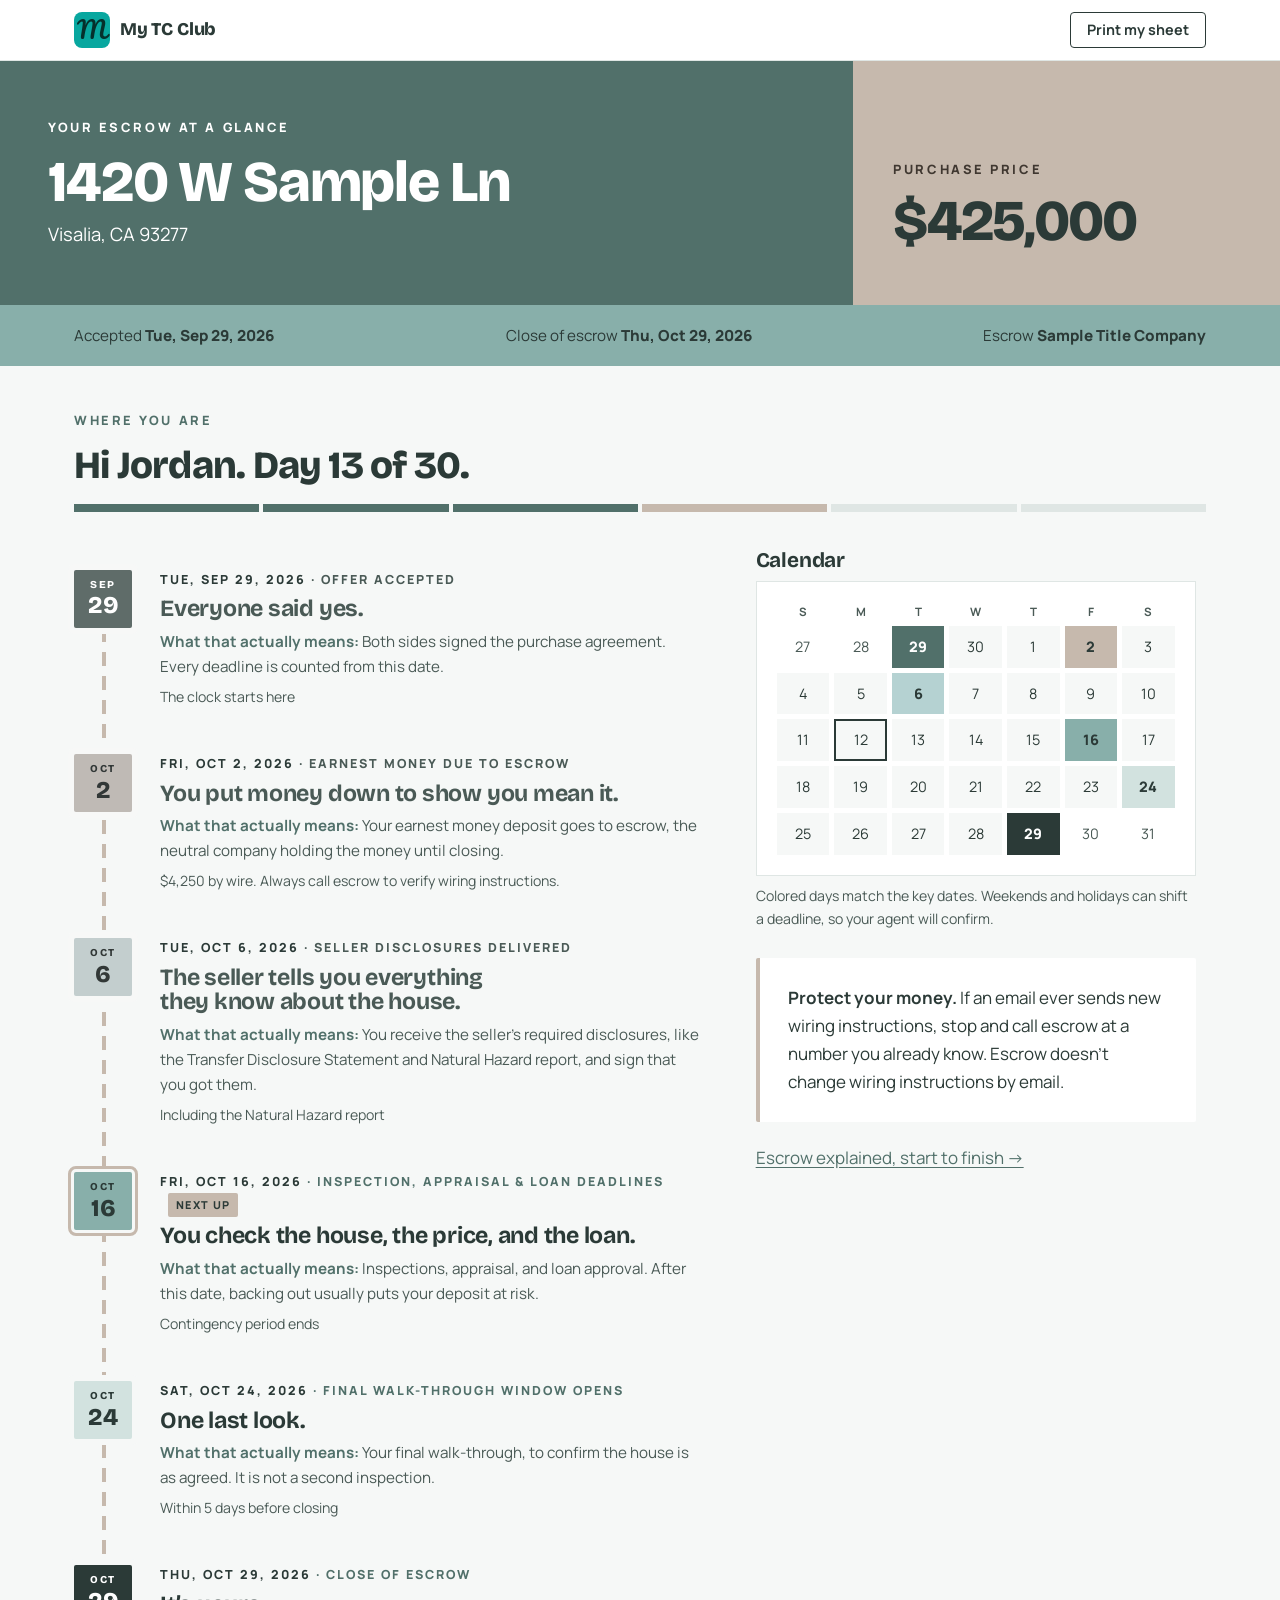
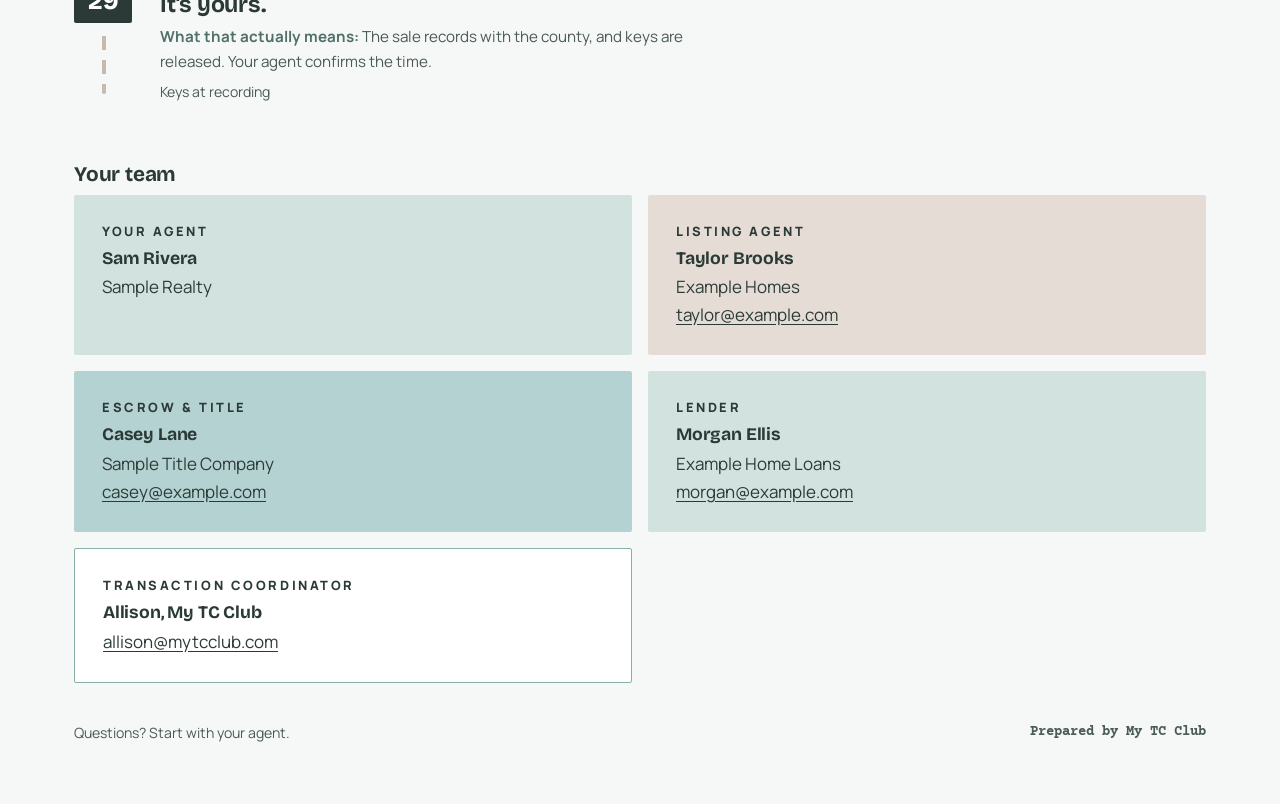
<file: file.html>
<!doctype html>
<html lang="en">
<head>
<meta charset="utf-8">
<meta name="viewport" content="width=device-width,initial-scale=1">
<link rel="icon" href="assets/favicon.svg" type="image/svg+xml">
<meta name="robots" content="noindex,nofollow">
<title>Your Escrow · My TC Club</title>
<link rel="preconnect" href="https://fonts.googleapis.com"><link rel="preconnect" href="https://fonts.gstatic.com" crossorigin>
<link href="https://fonts.googleapis.com/css2?family=Bricolage+Grotesque:opsz,wght@12..96,700;12..96,800&family=Manrope:wght@400;500;600;700;800&family=Courier+Prime:wght@700&family=Pacifico&display=swap" rel="stylesheet">
<link rel="stylesheet" href="assets/site.css">
<style>
.mini{background:#fff;border-bottom:1px solid var(--line)}
.mini .wrap{display:flex;align-items:center;justify-content:space-between;height:60px}
.sh{display:grid;grid-template-columns:2fr 1fr}
.sh .x{background:var(--slate);color:#fff;padding:clamp(32px,5vw,56px) clamp(20px,4vw,48px)}
.sh .x .eyebrow{color:var(--mist)}
.sh h1{color:#fff;font-size:clamp(2.2rem,5vw,3.6rem);margin:0 0 6px}
.sh .y{background:var(--taupe);padding:clamp(32px,5vw,56px) clamp(20px,4vw,40px);display:flex;flex-direction:column;justify-content:flex-end}
.sh .y .eyebrow{color:#5c4f43}
@media (max-width:700px){.sh{grid-template-columns:1fr}}
.where{padding:44px 0 10px}
.where h2{font-size:clamp(1.7rem,3.6vw,2.4rem)}
.prog{display:grid;grid-template-columns:repeat(6,1fr);gap:4px;margin:18px 0 8px}
.prog i{height:8px;background:var(--line)}
.prog i.done{background:var(--slate)}.prog i.now{background:var(--taupe)}
.stop.done{opacity:.55}
.stop.now .chip{outline:3px solid var(--taupe);outline-offset:3px}
.stop .date{font-weight:800;color:var(--deep)}
.here{display:inline-block;background:var(--taupe);color:var(--deep);font-size:.68rem;font-weight:800;letter-spacing:.12em;text-transform:uppercase;padding:3px 8px;border-radius:2px;margin-left:8px;vertical-align:2px}
.calw{background:#fff;border:1px solid var(--line);padding:20px;max-width:440px}
.calw .g{display:grid;grid-template-columns:repeat(7,1fr);gap:5px;text-align:center;font-size:.9rem}
.calw .g b{font-size:.72rem;color:var(--muted)}
.calw .g span{padding:9px 0;background:var(--page)}
.calw .g span.out{background:transparent;color:var(--muted);font-weight:400}
.calw .g span.k{font-weight:800}
.calw .g span.today{outline:2px solid var(--deep);outline-offset:-2px}
.sh .x .eyebrow,#city{color:#fff!important}.sh .y .eyebrow{color:#3f3730}
.stop.done{opacity:1}.stop.done h3,.stop.done .real,.stop.done .hint,.stop.done .when{color:var(--muted)}.stop.done .chip{filter:saturate(.4)}
</style>
</head>
<body>

<div class="mini noprint"><div class="wrap"><span class="brand"><span class="mark">M</span>My TC Club</span><button class="btn btn-line btn-sm" onclick="print()">Print my sheet</button></div></div>

<header class="sh">
  <div class="x"><span class="eyebrow">Your escrow at a glance</span><h1 id="addr"></h1><div id="city" style="font-size:1.15rem;color:#e1ebe8"></div></div>
  <div class="y"><span class="eyebrow">Purchase price</span><div class="bignum" id="price" style="font-size:clamp(2.4rem,5vw,3.6rem)"></div></div>
</header>
<div class="band"><div class="wrap"><span>Accepted <b id="acc"></b></span><span>Close of escrow <b id="coe"></b></span><span>Escrow <b id="esc"></b></span></div></div>

<main class="wrap">
  <div class="where">
    <span class="eyebrow">Where you are</span>
    <h2 id="hi"></h2>
    <div class="prog" id="prog"></div>
  </div>

  <div class="split flip" style="padding:20px 0 60px">
    <div class="road" id="road" style="margin-top:20px"></div>
    <div>
      <h3>Calendar</h3>
      <div class="calw"><div class="g" id="cal"></div></div>
      <p class="hint" style="max-width:440px">Colored days match the key dates. Weekends and holidays can shift a deadline, so your agent will confirm.</p>
      <div class="tile" style="background:#fff;border-left:4px solid var(--taupe);margin-top:28px;max-width:440px">
        <b style="color:var(--deep)">Protect your money.</b> If an email ever sends new wiring instructions, stop and call escrow at a number you already know. Escrow doesn't change wiring instructions by email.
      </div>
      <p style="margin-top:22px"><a href="escrow-explained.html">Escrow explained, start to finish &rarr;</a></p>
    </div>
  </div>

  <h3>Your team</h3>
  <div class="tiles" id="team" style="padding-bottom:30px"></div>
  <p class="hint" style="padding-bottom:60px">Questions? Start with your agent. <span class="sig" style="float:right">Prepared by My TC Club</span></p>
</main>

<script src="assets/files.js"></script>
<script>
(function(){
var MON=['JAN','FEB','MAR','APR','MAY','JUN','JUL','AUG','SEP','OCT','NOV','DEC'];
var PLAIN={
  c1:['Everyone said yes.','Both sides signed the purchase agreement. Every deadline is counted from this date.'],
  c2:['You put money down to show you mean it.','Your earnest money deposit goes to escrow, the neutral company holding the money until closing.'],
  c3:['The seller tells you everything they know about the house.','You receive the seller’s required disclosures, like the Transfer Disclosure Statement and Natural Hazard report, and sign that you got them.'],
  c4:['You check the house, the price, and the loan.','Inspections, appraisal, and loan approval. After this date, backing out usually puts your deposit at risk.'],
  c5:['One last look.','Your final walk-through, to confirm the house is as agreed. It is not a second inspection.'],
  c6:['It’s yours.','The sale records with the county, and keys are released. Your agent confirms the time.']
};
var qs=new URLSearchParams(location.search);
var F=FILES.find(function(f){ return f.id===qs.get('f'); })||FILES[0];
var TODAY=qs.get('today')||DEMO_TODAY;
function D(s){ var p=s.split('-'); return new Date(+p[0],p[1]-1,+p[2]); }
function iso(d){ return d.getFullYear()+'-'+String(d.getMonth()+1).padStart(2,'0')+'-'+String(d.getDate()).padStart(2,'0'); }
function nice(s){ return D(s).toLocaleDateString('en-US',{weekday:'short',month:'short',day:'numeric',year:'numeric'}); }
function esc(s){ return String(s==null?'':s).replace(/[&<>"]/g,function(c){return {'&':'&amp;','<':'&lt;','>':'&gt;','"':'&quot;'}[c];}); }
function $(id){ return document.getElementById(id); }
var CV={c1:'var(--slate)',c2:'var(--taupe)',c3:'var(--aqua)',c4:'var(--sea)',c5:'var(--mist)',c6:'var(--deep)'};

$('addr').textContent=F.address; $('city').textContent=F.city; $('price').textContent='$'+F.price.toLocaleString();
$('acc').textContent=nice(F.accepted); $('coe').textContent=nice(F.coe); $('esc').textContent=F.escrowCo;
document.title=F.address+' · Your Escrow';
var t=D(TODAY), dn=Math.round((t-D(F.accepted))/864e5), tot=Math.round((D(F.coe)-D(F.accepted))/864e5);
var nowIdx=F.dates.findIndex(function(x){ return D(x.d)>=t; }); if(nowIdx<0) nowIdx=F.dates.length;
$('hi').textContent = nowIdx>=F.dates.length ? 'Congratulations, '+F.client+'. It’s yours.' : 'Hi '+F.client+'. Day '+dn+' of '+tot+'.';
$('prog').innerHTML=F.dates.map(function(x,k){ return '<i class="'+(k<nowIdx?'done':k===nowIdx?'now':'')+'"></i>'; }).join('');
$('road').innerHTML=F.dates.map(function(x,k){
  var d=D(x.d), p=PLAIN[x.c];
  return '<div class="stop '+(k<nowIdx?'done':k===nowIdx?'now':'')+'"><span class="chip '+x.c+'"><small>'+MON[d.getMonth()]+'</small><b>'+d.getDate()+'</b></span><div><div class="when"><span class="date">'+nice(x.d)+'</span> · '+esc(x.t)+(k===nowIdx?'<span class="here">Next up</span>':'')+'</div><h3>'+esc(p[0])+'</h3><p class="real" style="margin-bottom:6px">'+esc(p[1])+'</p><p class="hint" style="margin:0">'+esc(x.n)+'</p></div></div>';
}).join('');
var key={}; F.dates.forEach(function(x){ key[x.d]=x.c; });
var a=D(F.accepted), s=new Date(a); s.setDate(a.getDate()-a.getDay());
var e=D(F.coe); e.setDate(e.getDate()+(6-e.getDay()));
var h=['S','M','T','W','T','F','S'].map(function(l){return '<b>'+l+'</b>';}).join('');
for(var d=new Date(s); d<=e; d.setDate(d.getDate()+1)){ var k=iso(d), inR=d>=a&&d<=D(F.coe), c=key[k];
  h+='<span class="'+(c?'k ':'')+(inR?'':'out ')+(k===TODAY?'today':'')+'"'+(c?' style="background:'+CV[c]+';color:'+(c==='c1'||c==='c6'?'#fff':'var(--deep)')+'"':'')+'>'+d.getDate()+'</span>'; }
$('cal').innerHTML=h;
var team=[{role:'Your agent',name:AGENT.name,co:AGENT.brokerage,email:'',tone:'mist'}].concat(F.team).concat([{role:'Transaction coordinator',name:'Allison, My TC Club',co:'',email:'allison@mytcclub.com',tone:'white'}]);
$('team').innerHTML=team.map(function(p){ return '<div class="tile '+p.tone+'"><span class="eyebrow">'+esc(p.role)+'</span><h3 style="font-size:1.1rem">'+esc(p.name)+'</h3><p>'+esc(p.co)+(p.email?(p.co?'<br>':'')+'<a href="mailto:'+esc(p.email)+'">'+esc(p.email)+'</a>':'')+'</p></div>'; }).join('');
})();
</script>
</body>
</html>
</file>
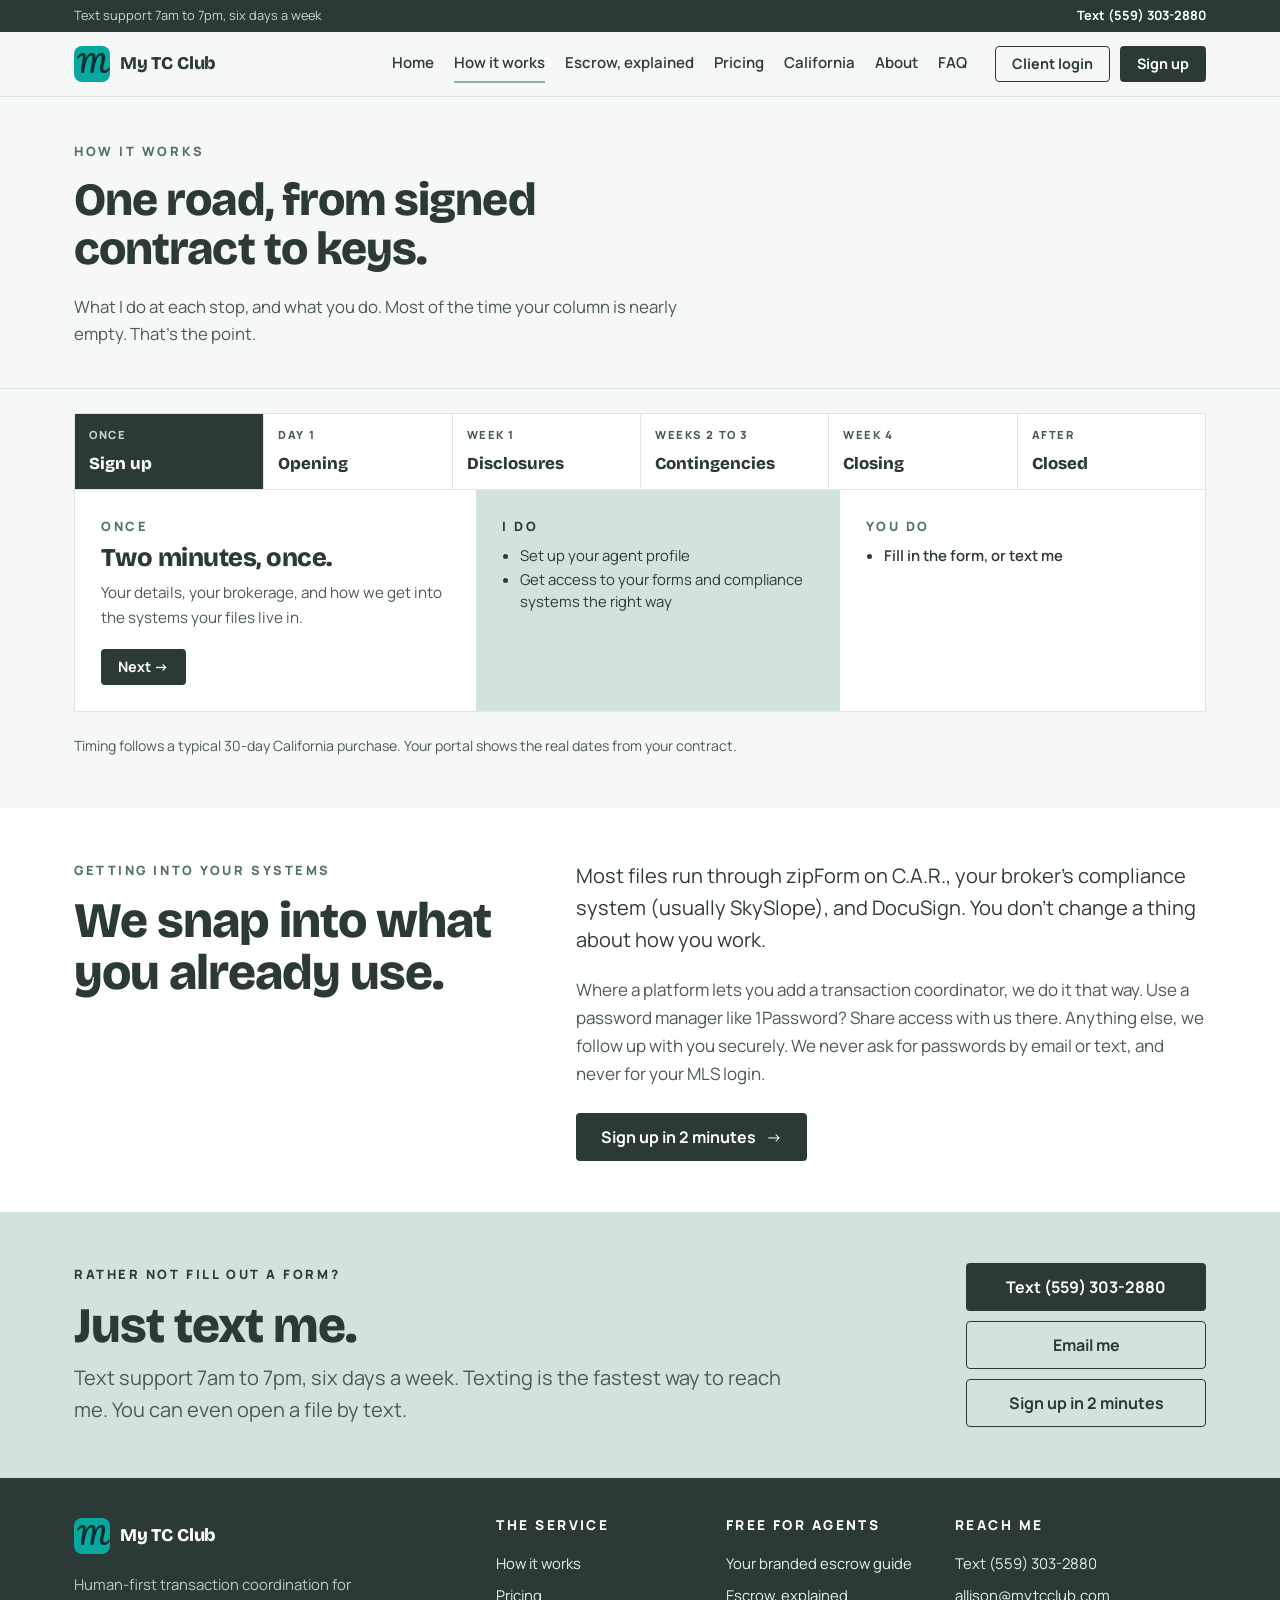
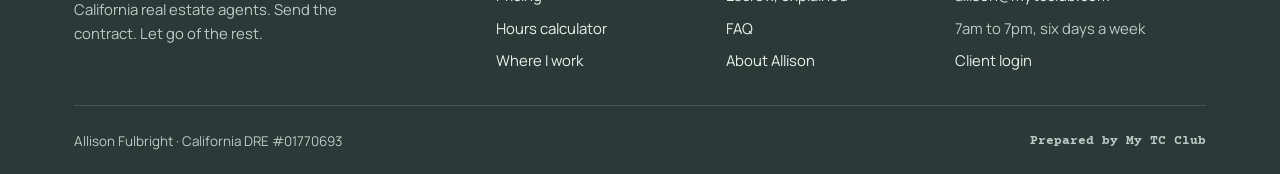
<file: how-it-works.html>
<!doctype html>
<html lang="en">
<head>
<meta charset="utf-8">
<meta name="viewport" content="width=device-width,initial-scale=1">
<meta name="robots" content="noindex,nofollow" data-demo="remove-at-launch">
<title>How Transaction Coordination Works, Contract to Close | My TC Club</title>
<meta name="description" content="What a California transaction coordinator does at every step of escrow, from opening the file to close, and what the agent still does. Usually almost nothing.">
<link rel="canonical" href="https://www.mytcclub.com/how-it-works.html">
<link rel="icon" href="assets/favicon.svg" type="image/svg+xml">
<meta name="theme-color" content="#51706a">
<meta property="og:type" content="website">
<meta property="og:site_name" content="My TC Club">
<meta property="og:title" content="How Transaction Coordination Works, Contract to Close | My TC Club">
<meta property="og:description" content="What a California transaction coordinator does at every step of escrow, from opening the file to close, and what the agent still does. Usually almost nothing.">
<meta property="og:url" content="https://www.mytcclub.com/how-it-works.html">
<meta property="og:image" content="https://www.mytcclub.com/assets/og-image.jpg">
<meta property="og:image:alt" content="My TC Club, transaction coordination for California real estate agents">
<meta name="twitter:card" content="summary_large_image">
<meta name="geo.region" content="US-CA">
<meta name="geo.placename" content="Visalia, California">
<link rel="preconnect" href="https://fonts.googleapis.com"><link rel="preconnect" href="https://fonts.gstatic.com" crossorigin>
<link href="https://fonts.googleapis.com/css2?family=Bricolage+Grotesque:opsz,wght@12..96,700;12..96,800&family=Manrope:wght@400;500;600;700;800&family=Courier+Prime:wght@700&family=Pacifico&display=swap" rel="stylesheet">
<link rel="stylesheet" href="assets/site.css">
<style>
.phase{display:grid;grid-template-columns:repeat(6,1fr);gap:0;border:1px solid var(--line);background:#fff}
.phase button{background:none;border:0;border-left:1px solid var(--line);padding:12px 14px;text-align:left;cursor:pointer;font:inherit;color:var(--muted)}
.phase button:first-child{border-left:0}
.phase button small{display:block;font-size:.7rem;font-weight:800;letter-spacing:.14em;text-transform:uppercase;margin-bottom:4px}
.phase button b{font:800 1.05rem/1.2 "Bricolage Grotesque";color:var(--deep)}
.phase button.on{background:var(--deep);color:#c9d8d4}
.phase button.on b{color:#fff}
@media (max-width:860px){.phase{display:flex;overflow-x:auto;scrollbar-width:none}.phase::-webkit-scrollbar{display:none}.phase button{flex:none;min-width:140px}}
.pane{display:grid;grid-template-columns:1.1fr 1fr 1fr;gap:0;border:1px solid var(--line);border-top:0;background:#fff}
.pane>div{padding:clamp(16px,2.2vw,26px)}
.pane .me{background:var(--mist)}
.pane h2{font-size:clamp(1.25rem,2vw,1.6rem);margin-bottom:.35em}
.pane .eyebrow{margin-bottom:.6em}
.pane .muted{font-size:.95rem}
.pane ul{margin:0;padding-left:18px}
.pane li{margin:3px 0;font-size:.93rem;line-height:1.45}
.pane .you li{color:var(--deep);font-weight:600}
@media (max-width:860px){.pane{grid-template-columns:1fr}}
.pn{display:flex;gap:8px;margin-top:18px}
.pane .me .eyebrow{color:var(--deep)}
</style>
<script type="application/ld+json">{"@type": "BreadcrumbList", "itemListElement": [{"@type": "ListItem", "position": 1, "name": "Home", "item": "https://www.mytcclub.com/"}, {"@type": "ListItem", "position": 2, "name": "How Transaction Coordination Works, Contract to Close", "item": "https://www.mytcclub.com/how-it-works.html"}], "@context": "https://schema.org"}</script>
</head>
<body>

<div class="phero" style="padding-top:44px;padding-bottom:24px"><div class="wrap">
  <span class="eyebrow">How it works</span>
  <h1 style="font-size:clamp(2rem,3.6vw,3rem)">One road, from signed contract to keys.</h1>
  <p class="lead">What I do at each stop, and what you do. Most of the time your column is nearly empty. That's the point.</p>
</div></div>

<section style="padding-top:24px">
  <div class="wrap">
    <div class="phase" id="phase"></div>
    <div class="pane" id="pane"></div>
    <p class="hint" style="margin-top:22px">Timing follows a typical 30-day California purchase. Your portal shows the real dates from your contract.</p>
  </div>
</section>

<section class="s-white">
  <div class="wrap split">
    <div><span class="eyebrow">Getting into your systems</span><h2>We snap into what you already use.</h2></div>
    <div>
      <p class="lead" style="color:var(--ink)">Most files run through zipForm on C.A.R., your broker's compliance system (usually SkySlope), and DocuSign. You don't change a thing about how you work.</p>
      <p class="muted">Where a platform lets you add a transaction coordinator, we do it that way. Use a password manager like 1Password? Share access with us there. Anything else, we follow up with you securely. We never ask for passwords by email or text, and never for your MLS login.</p>
      <a class="btn btn-dark arrow" href="signup.html" style="margin-top:8px">Sign up in 2 minutes</a>
    </div>
  </div>
</section>

<script src="assets/config.js"></script><script src="assets/chrome.js"></script>
<script>
(function(){
  var P = [
    { s:'Once', t:'Sign up', h:'Two minutes, once.', p:'Your details, your brokerage, and how we get into the systems your files live in.',
      me:['Set up your agent profile','Get access to your forms and compliance systems the right way'], you:['Fill in the form, or text me'] },
    { s:'Day 1', t:'Opening', h:'Send the accepted contract.', p:'Email it or text it. That is the whole hand-off.',
      me:['Review the contract: price, deposit, every contingency','Count every deadline from acceptance','Flag missing initials, blanks, and wrong dates','Send opening emails to escrow, the lender, and the other agent','Build your Escrow at a Glance sheet','Put the file in your portal'], you:['Send one email or text','Fix anything I flag'] },
    { s:'Week 1', t:'Disclosures', h:'Paperwork goes out.', p:'On listings, I assemble the seller disclosures and send them. When they come back, I read every line.',
      me:['Assemble and send seller and state disclosures','Check every question was answered','Chase the seller for an explanation on every yes'], you:['Nothing'] },
    { s:'Weeks 2 to 3', t:'Contingencies', h:'Inspections, appraisal, loan.', p:'The buyer checks the house, the price, and the money. I keep every date from slipping.',
      me:['Remind everyone before each deadline','Draw C.A.R. forms for you','Track signatures until every page is done','Answer "where is it" questions from the file'], you:['Negotiate repairs with your client','Tell me what you agreed'] },
    { s:'Week 4', t:'Closing', h:'The file comes together.', p:'Everything signed, everything uploaded, nothing missing.',
      me:['Split and name the executed documents','Upload the full file to your compliance system','Put the final walk-through on the calendar'], you:['Walk the house with your client'] },
    { s:'After', t:'Closed', h:'Done, and filed.', p:'The sale records. The file is complete and filed by address.',
      me:['Close out the file','Ask your client for a review on your behalf, unless you have your own system'], you:['Hand over the keys'] }
  ];
  var i = 0;
  var ph = document.getElementById('phase');
  ph.innerHTML = P.map(function(x,k){ return '<button data-k="'+k+'"><small>'+x.s+'</small><b>'+x.t+'</b></button>'; }).join('');
  function li(a){ return '<ul>'+a.map(function(x){ return '<li>'+x+'</li>'; }).join('')+'</ul>'; }
  function show(k){
    i = Math.max(0, Math.min(P.length-1, k)); var x = P[i];
    ph.querySelectorAll('button').forEach(function(b,n){ b.classList.toggle('on', n===i); });
    document.getElementById('pane').innerHTML = '<div><span class="eyebrow">'+x.s+'</span><h2>'+x.h+'</h2><p class="muted" style="margin:0">'+x.p+'</p><div class="pn"><button class="btn btn-line btn-sm" id="prev">&larr; Back</button><button class="btn btn-dark btn-sm" id="nxt">Next &rarr;</button></div></div><div class="me"><span class="eyebrow">I do</span>'+li(x.me)+'</div><div class="you"><span class="eyebrow">You do</span>'+li(x.you)+'</div>';
    var pv=document.getElementById('prev'), nx=document.getElementById('nxt');
    pv.style.display = i ? '' : 'none'; nx.style.display = i < P.length-1 ? '' : 'none';
    pv.onclick = function(){ show(i-1); }; nx.onclick = function(){ show(i+1); };
    var b = ph.children[i]; if(ph.scrollWidth > ph.clientWidth) ph.scrollTo({left:b.offsetLeft-20, behavior:'smooth'});
  }
  ph.querySelectorAll('button').forEach(function(b){ b.onclick = function(){ show(+b.dataset.k); }; });
  show(0);
})();
</script>
</body>
</html>
</file>
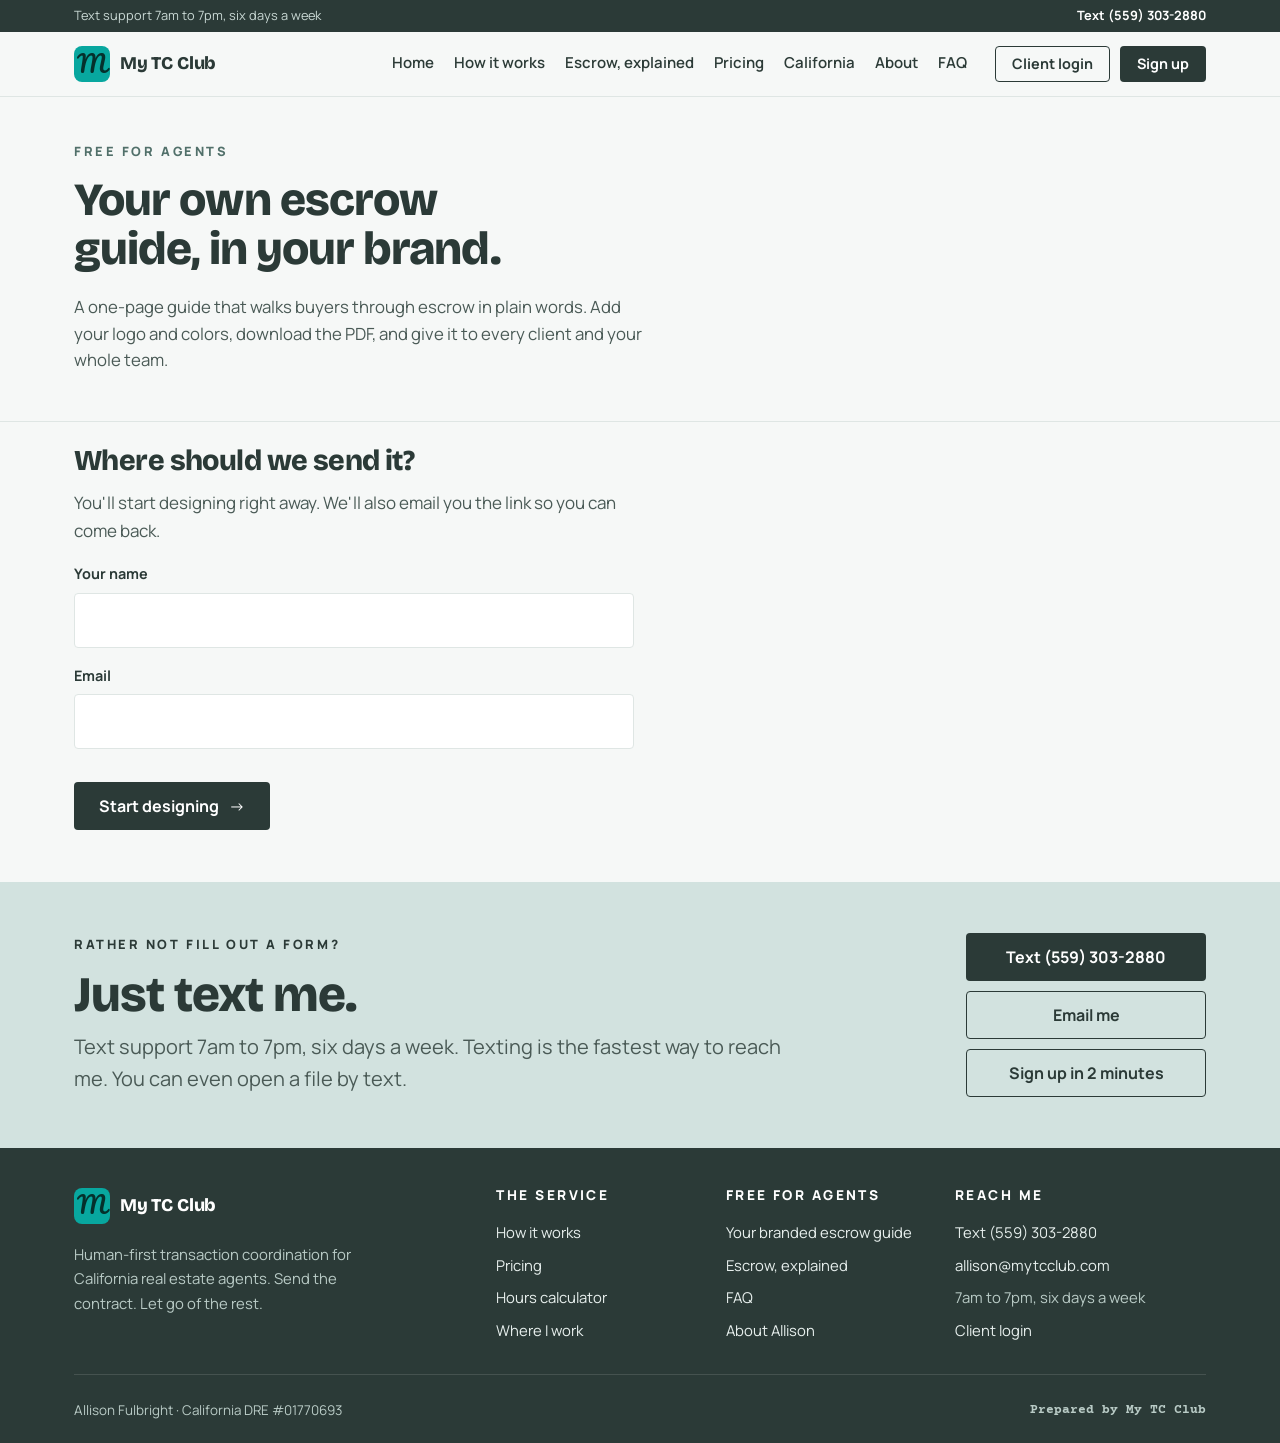
<file: make-it-yours.html>
<!doctype html>
<html lang="en">
<head>
<meta charset="utf-8">
<meta name="viewport" content="width=device-width,initial-scale=1">
<meta name="robots" content="noindex,nofollow" data-demo="remove-at-launch">
<title>Free Branded Escrow Guide for Real Estate Agents | My TC Club</title>
<meta name="description" content="Free one-page escrow guide for your buyers. Add your logo and brand colors, download the PDF, and hand it to every client.">
<link rel="canonical" href="https://www.mytcclub.com/make-it-yours.html">
<link rel="icon" href="assets/favicon.svg" type="image/svg+xml">
<meta name="theme-color" content="#51706a">
<meta property="og:type" content="website">
<meta property="og:site_name" content="My TC Club">
<meta property="og:title" content="Free Branded Escrow Guide for Real Estate Agents | My TC Club">
<meta property="og:description" content="Free one-page escrow guide for your buyers. Add your logo and brand colors, download the PDF, and hand it to every client.">
<meta property="og:url" content="https://www.mytcclub.com/make-it-yours.html">
<meta property="og:image" content="https://www.mytcclub.com/assets/og-image.jpg">
<meta property="og:image:alt" content="My TC Club, transaction coordination for California real estate agents">
<meta name="twitter:card" content="summary_large_image">
<meta name="geo.region" content="US-CA">
<meta name="geo.placename" content="Visalia, California">
<link rel="preconnect" href="https://fonts.googleapis.com"><link rel="preconnect" href="https://fonts.gstatic.com" crossorigin>
<link href="https://fonts.googleapis.com/css2?family=Bricolage+Grotesque:opsz,wght@12..96,700;12..96,800&family=Manrope:wght@400;500;600;700;800&family=Courier+Prime:wght@700&family=Pacifico&display=swap" rel="stylesheet">
<link rel="stylesheet" href="assets/site.css">
<style>
.gate{max-width:560px}
.studio{display:none;grid-template-columns:340px minmax(0,1fr);gap:40px;align-items:start}
body.open .studio{display:grid}
body.open .gatewrap{display:none}
@media (max-width:980px){.studio{grid-template-columns:minmax(0,1fr)}}
.ctl{background:#fff;border:1px solid var(--line);padding:24px;position:sticky;top:120px}
@media (max-width:980px){.ctl{position:static}}
.ctl h3{font-size:1.05rem;margin:22px 0 4px}
.ctl h3:first-child{margin-top:0}
.sw{display:flex;flex-wrap:wrap;gap:8px;margin-top:8px}
.sw button{width:34px;height:34px;border-radius:50%;border:2px solid #fff;box-shadow:0 0 0 1px var(--line);cursor:pointer}
.sw button.on{box-shadow:0 0 0 2px var(--deep)}
.colors{display:grid;grid-template-columns:1fr 1fr;gap:10px;margin-top:10px}
.colors label{margin:0;font-size:.8rem}
.colors input{height:44px;padding:4px;cursor:pointer}
.drop{display:block;border:1.5px dashed var(--sea);border-radius:var(--r);padding:16px;text-align:center;cursor:pointer;font-size:.9rem;color:var(--muted);margin-top:8px}
.drop img{max-height:48px;max-width:100%;display:block;margin:0 auto 6px}
.drop input{display:none}
/* the page itself, US Letter */
.paperwrap{overflow:auto;padding-bottom:20px}
.paper{width:816px;min-height:1056px;background:#fff;box-shadow:0 30px 70px -30px rgba(43,58,55,.4);margin:0 auto;display:flex;flex-direction:column;font-size:12px;color:#2c3b37;--p:#51706a;--a:#c6b9ad;--t:#d2e2df}
.pp-h{display:grid;grid-template-columns:1fr 210px}
.pp-h .x{background:var(--p);color:#fff;padding:32px 36px}
.pp-h .x small{font-size:10px;font-weight:800;letter-spacing:.2em;opacity:.85}
.pp-h .x .pp-title{color:#fff;font:800 34px/1.05 "Bricolage Grotesque",sans-serif;margin:8px 0 4px;letter-spacing:-.02em}
.pp-h .x p{margin:0;font-size:13px;opacity:.9}
.pp-h .y{background:var(--a);display:flex;align-items:center;justify-content:center;padding:18px}
.pp-h .y img{max-width:160px;max-height:90px}
.pp-h .y .ph{font:800 13px "Manrope";letter-spacing:.14em;color:rgba(0,0,0,.7);border:2px dashed rgba(0,0,0,.4);padding:22px 18px;text-align:center}
.pp-band{background:var(--t);padding:10px 36px;font-size:12px;display:flex;justify-content:space-between;gap:12px}
.pp-body{padding:22px 36px 10px;flex:1}
.pp-step{display:grid;grid-template-columns:38px 1fr;gap:14px;padding:8.5px 0;border-bottom:1px solid #e6ecea}
.pp-step:last-child{border-bottom:0}
.pp-step .n{width:38px;height:38px;display:grid;place-items:center;background:var(--p);color:#fff;font:800 16px "Bricolage Grotesque";border-radius:2px}
.pp-step:nth-child(3n+2) .n{background:var(--a);color:#2c3b37}
.pp-step:nth-child(3n) .n{background:var(--t);color:#2c3b37}
.pp-step .w{font-size:9.5px;font-weight:800;letter-spacing:.14em;text-transform:uppercase;color:var(--p)}
.pp-step b{display:block;font:800 15px/1.2 "Bricolage Grotesque";color:#2b3a37;margin:1px 0 2px}
.pp-step span{font-size:11.2px;line-height:1.4;color:#4c5c58}
.pp-warn{margin:6px 36px 0;border-left:4px solid var(--a);background:#f6f8f7;padding:9px 14px;font-size:11px}
.pp-f{display:grid;grid-template-columns:1fr auto;gap:16px;align-items:end;padding:16px 36px 20px;margin-top:12px;border-top:3px solid var(--p)}
.pp-f b{font:800 16px "Bricolage Grotesque";color:#2b3a37}
.pp-f div{font-size:11.5px;line-height:1.5}
.pp-f .credit{font-size:9px;color:#5f6b68;text-align:right}
@media print{
  @page{size:letter;margin:0}
  body *{visibility:hidden}
  .paper,.paper *{visibility:visible}
  .paper{position:absolute;left:0;top:0;box-shadow:none;margin:0;-webkit-print-color-adjust:exact;print-color-adjust:exact}
  .paperwrap{overflow:visible}
}
@media (max-width:980px){.paperwrap{order:-1}}
.sw button{min-width:44px;min-height:44px}
.choose{display:none;align-items:center;justify-content:space-between;gap:16px;background:var(--mist);padding:16px 20px;margin-bottom:22px;border-radius:var(--r)}
body.open .choose{display:flex}
@media (max-width:640px){.choose{flex-direction:column;align-items:flex-start}}
</style>
<script type="application/ld+json">{"@type": "BreadcrumbList", "itemListElement": [{"@type": "ListItem", "position": 1, "name": "Home", "item": "https://www.mytcclub.com/"}, {"@type": "ListItem", "position": 2, "name": "Free Branded Escrow Guide for Real Estate Agents", "item": "https://www.mytcclub.com/make-it-yours.html"}], "@context": "https://schema.org"}</script>
</head>
<body>

<div class="phero" style="padding-bottom:30px"><div class="wrap">
  <span class="eyebrow">Free for agents</span>
  <h1>Your own escrow guide, in your brand.</h1>
  <p class="lead">A one-page guide that walks buyers through escrow in plain words. Add your logo and colors, download the PDF, and give it to every client and your whole team.</p>
</div></div>

<section style="padding-top:24px">
  <div class="wrap">
    <div class="gatewrap">
      <form class="gate" id="gate">
        <h2 style="font-size:1.8rem">Where should we send it?</h2>
        <p class="muted">You'll start designing right away. We'll also email you the link so you can come back.</p>
        <label for="gn">Your name</label><input id="gn" name="name" autocomplete="name" required>
        <label for="ge">Email</label><input id="ge" name="email" type="email" autocomplete="email" inputmode="email" required>
        <div class="err" id="gerr" style="color:#8a4b45;font-weight:700;font-size:.92rem;margin-top:10px;min-height:1.2em"></div>
        <button class="btn btn-dark arrow" type="submit" style="margin-top:6px">Start designing</button>
      </form>
    </div>

    <div class="choose" id="choose">
      <div><b>Two ways to make it yours.</b> Customize it right here and download the PDF, or open the template in your own Canva account.</div>
      <a class="btn btn-dark arrow" id="canvaBtn" target="_blank" rel="noopener">Open in Canva</a>
    </div>
    <div class="studio">
      <div class="ctl">
        <h3>Your logo</h3>
        <label class="drop" id="drop"><input type="file" id="logo" accept="image/*"><span id="dropt">Tap to add your logo<br><small>PNG or JPG. It stays on your device.</small></span></label>
        <h3>Your colors</h3>
        <div class="sw" id="presets"></div>
        <div class="colors">
          <div><label for="cp">Main</label><input type="color" id="cp" value="#51706a"></div>
          <div><label for="ca">Accent</label><input type="color" id="ca" value="#c6b9ad"></div>
        </div>
        <h3>Your details</h3>
        <label for="dn">Name</label><input id="dn" autocomplete="name">
        <label for="db">Brokerage</label><input id="db" autocomplete="organization">
        <div class="row2" style="display:grid;grid-template-columns:1fr 1fr;gap:0 10px">
          <div><label for="dp">Phone</label><input id="dp" type="tel" autocomplete="tel"></div>
          <div><label for="dl">DRE #</label><input id="dl"></div>
        </div>
        <label for="de">Email</label><input id="de" type="email" autocomplete="email">
        <p class="hint">California advertising rules ask for your name and license number on marketing you hand out, so it's on the page.</p>
        <button class="btn btn-dark" id="dl-btn" style="width:100%;margin-top:18px">Download PDF</button>
        <p class="hint" style="text-align:center">Choose "Save as PDF" in the print window.</p>
      </div>
      <div class="paperwrap" tabindex="0" aria-label="Preview of your guide"><div class="paper" id="paper">
        <div class="pp-h"><div class="x"><small>ESCROW, EXPLAINED</small><div class="pp-title">Buying a home, step by step.</div><p>What happens, in plain words, and what it actually means.</p></div><div class="y" id="plogo"><div class="ph">YOUR LOGO</div></div></div>
        <div class="pp-band"><span id="pfrom">From your agent</span><span>Typical 30-day California purchase</span></div>
        <div class="pp-body" id="psteps"></div>
        <div class="pp-warn"><b>Protect your money.</b> If an email sends new wiring instructions, stop and call escrow at a number you already know. Escrow doesn't change wiring instructions by email.</div>
        <div class="pp-f"><div><b id="pn">Your Name</b><br><span id="pb">Your Brokerage</span><br><span id="pc">Phone · Email</span><br><span id="pl">DRE #</span></div><div class="credit">Every contract is different. Questions? Ask your agent.<br><span class="sig">Coordinated by My TC Club</span></div></div>
      </div></div>
    </div>
  </div>
</section>

<script src="assets/escrow-steps.js"></script>
<script src="assets/config.js"></script><script src="assets/chrome.js"></script>
<script>
(function(){
  var M = window.MTC;
  function $(id){ return document.getElementById(id); }
  var K = 'mtc-brand';
  var st = {}; try{ st = JSON.parse(localStorage.getItem(K)||'{}'); }catch(e){}
  function save(){ try{ localStorage.setItem(K, JSON.stringify(st)); }catch(e){} }
  $('canvaBtn').href = M.canvaTemplate;
  if(st.email) document.body.classList.add('open');

  $('gate').addEventListener('submit', function(e){
    e.preventDefault();
    var n=$('gn').value.trim(), em=$('ge').value.trim();
    if(!n || !$('ge').checkValidity() || !em){ $('gerr').textContent='Need your name and a valid email.'; return; }
    st.name = st.name || n; st.email = em; st.dn = st.dn || n; st.de = st.de || em; save();
    var body = JSON.stringify({ stage:'freebie', source:'escrow-guide', name:n, email:em, at:new Date().toISOString() });
    if(M.endpoint) fetch(M.endpoint,{method:'POST',headers:{'Content-Type':'application/json'},body:body,keepalive:true}).catch(function(){});
    else { try{ var q=JSON.parse(localStorage.getItem('mtc-outbox')||'[]'); q.push(JSON.parse(body)); localStorage.setItem('mtc-outbox',JSON.stringify(q)); }catch(e){} }
    document.body.classList.add('open'); fill(); draw(); window.scrollTo(0,0);
  });
  ['gn','ge'].forEach(function(id){ $(id).oninput=function(){ $('gerr').textContent=''; }; });

  $('psteps').innerHTML = ESCROW_STEPS.map(function(s,k){ return '<div class="pp-step"><div class="n">'+(k+1)+'</div><div><div class="w">'+s.when+' · '+s.label+'</div><b>'+s.kid+'</b><span>'+s.real+'</span></div></div>'; }).join('');

  var PRE = [['#51706a','#c6b9ad'],['#1f3a5f','#e0b84c'],['#222222','#c9a96e'],['#7a2e3a','#e8d5c4'],['#2f5d50','#f2c14e'],['#3b4f7a','#a7c4e5'],['#5b3f73','#e6c8e0']];
  $('presets').innerHTML = PRE.map(function(p,k){ return '<button type="button" data-k="'+k+'" aria-label="Color set '+(k+1)+'" style="background:linear-gradient(135deg,'+p[0]+' 50%,'+p[1]+' 50%)"></button>'; }).join('');
  $('presets').querySelectorAll('button').forEach(function(b){ b.onclick=function(){ var p=PRE[+b.dataset.k]; st.cp=p[0]; st.ca=p[1]; save(); fill(); draw(); }; });

  function tint(hex){ var n=parseInt(hex.slice(1),16), r=n>>16, g=n>>8&255, b=n&255; function m(c){ return Math.round(c+(255-c)*.78); } return 'rgb('+m(r)+','+m(g)+','+m(b)+')'; }
  function fill(){ $('cp').value=st.cp||'#51706a'; $('ca').value=st.ca||'#c6b9ad'; ['dn','db','dp','dl','de'].forEach(function(k){ $(k).value=st[k]||''; }); }
  function draw(){
    var p=$('paper'), cp=st.cp||'#51706a', ca=st.ca||'#c6b9ad';
    p.style.setProperty('--p',cp); p.style.setProperty('--a',ca); p.style.setProperty('--t',tint(cp));
    $('presets').querySelectorAll('button').forEach(function(b){ var x=PRE[+b.dataset.k]; b.classList.toggle('on', x[0]===cp && x[1]===ca); });
    $('pn').textContent = st.dn || 'Your Name';
    $('pb').textContent = st.db || 'Your Brokerage';
    $('pc').textContent = [st.dp, st.de].filter(Boolean).join(' · ') || 'Phone · Email';
    $('pl').textContent = st.dl ? 'DRE #' + st.dl : 'DRE #';
    $('pfrom').textContent = st.dn ? 'From ' + st.dn + (st.db ? ', ' + st.db : '') : 'From your agent';
    $('plogo').innerHTML = st.logo ? '<img alt="Logo" src="'+st.logo+'">' : '<div class="ph">YOUR LOGO</div>';
    $('dropt').innerHTML = st.logo ? '<img alt="" src="'+st.logo+'">Tap to change' : 'Tap to add your logo<br><small>PNG or JPG. It stays on your device.</small>';
    scale();
  }
  ['cp','ca'].forEach(function(k){ $(k).oninput=function(){ st[k]=$(k).value; save(); draw(); }; });
  ['dn','db','dp','dl','de'].forEach(function(k){ $(k).oninput=function(){ st[k]=$(k).value; save(); draw(); }; });
  $('logo').onchange=function(){ var f=this.files[0]; if(!f) return; var r=new FileReader(); r.onload=function(){ st.logo=r.result; try{ save(); }catch(e){} draw(); }; r.readAsDataURL(f); };
  $('dl-btn').onclick=function(){ var p=$('paper'); p.style.transform=''; p.style.marginBottom=''; window.print(); scale(); };

  // Fit the letter page to small screens without changing the printed size.
  function scale(){ var w=$('paper').parentElement.clientWidth, p=$('paper'); if(w<816){ var s=w/816; p.style.transform='scale('+s+')'; p.style.transformOrigin='top left'; p.style.marginBottom=(-(1056*(1-s)))+'px'; } else { p.style.transform=''; p.style.marginBottom=''; } }
  window.addEventListener('resize', scale);
  window.addEventListener('afterprint', scale);
  fill(); draw();
})();
</script>
</body>
</html>
</file>
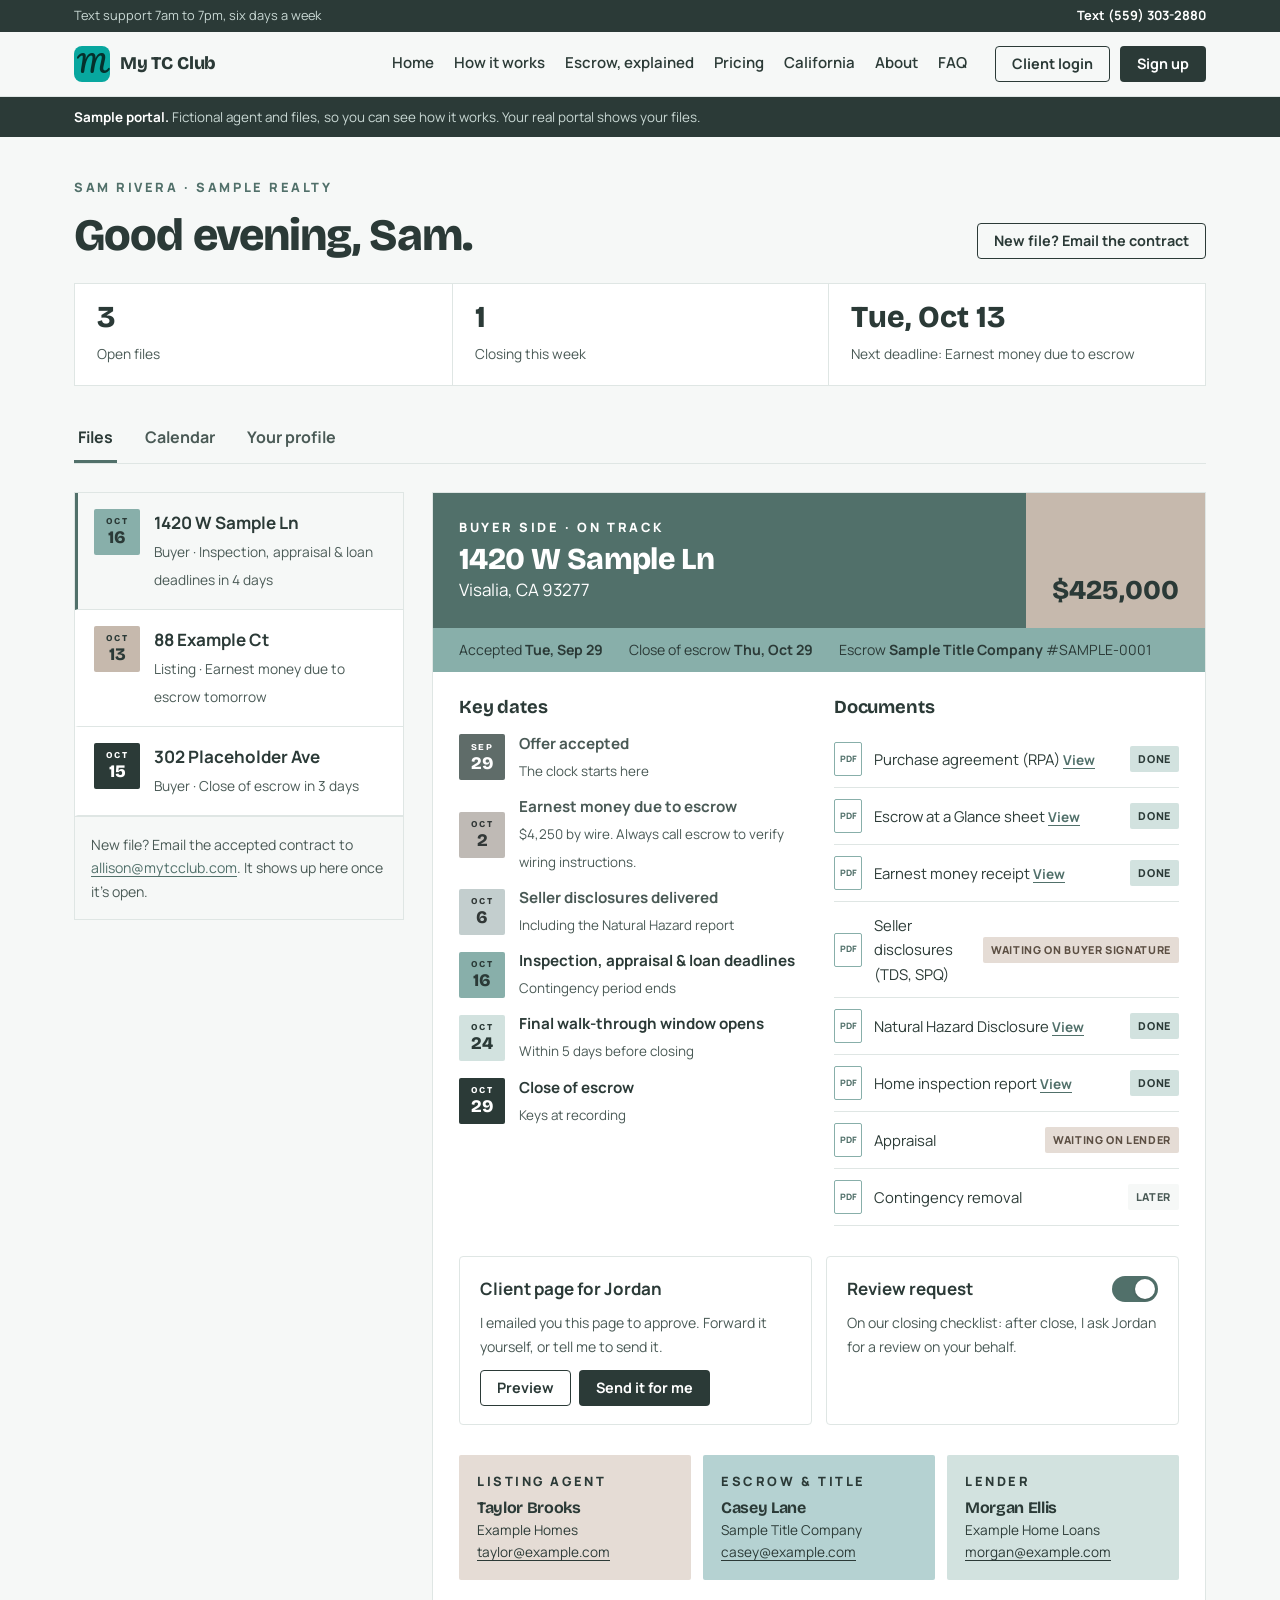
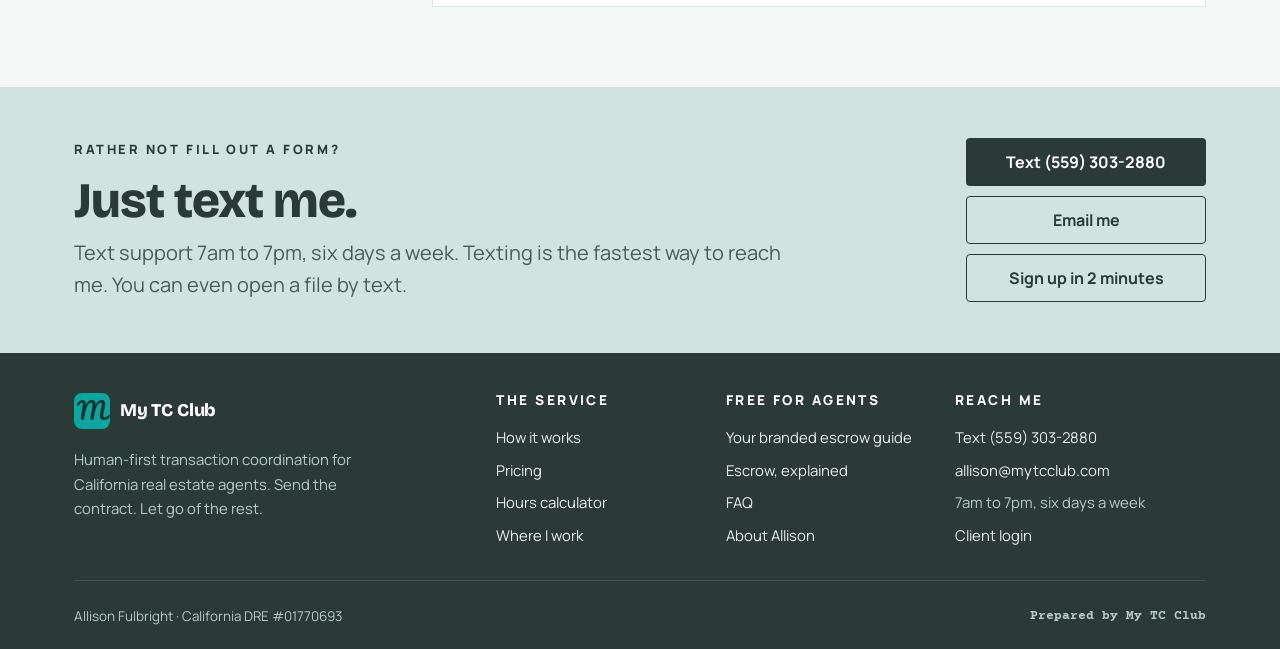
<file: portal.html>
<!doctype html>
<html lang="en">
<head>
<meta charset="utf-8">
<meta name="viewport" content="width=device-width,initial-scale=1">
<link rel="icon" href="assets/favicon.svg" type="image/svg+xml">
<meta name="robots" content="noindex,nofollow">
<title>Your Files · My TC Club</title>
<link rel="preconnect" href="https://fonts.googleapis.com"><link rel="preconnect" href="https://fonts.gstatic.com" crossorigin>
<link href="https://fonts.googleapis.com/css2?family=Bricolage+Grotesque:opsz,wght@12..96,700;12..96,800&family=Manrope:wght@400;500;600;700;800&family=Courier+Prime:wght@700&family=Pacifico&display=swap" rel="stylesheet">
<link rel="stylesheet" href="assets/site.css">
<style>
.top{padding:40px 0 24px;display:flex;flex-wrap:wrap;align-items:flex-end;justify-content:space-between;gap:16px}
.top h1{font-size:clamp(2rem,4.4vw,2.8rem);margin:0}
.kpis{display:grid;grid-template-columns:repeat(3,1fr);border:1px solid var(--line);background:#fff;margin-bottom:28px}
.kpis div{padding:18px 22px;border-left:1px solid var(--line)}
.kpis div:first-child{border-left:0}
.kpis b{display:block;font:800 1.9rem/1 "Bricolage Grotesque";color:var(--deep);margin-bottom:6px}
.kpis span{font-size:.86rem;color:var(--muted)}
@media (max-width:640px){.kpis{grid-template-columns:1fr}.kpis div{border-left:0;border-top:1px solid var(--line)}.kpis div:first-child{border-top:0}}
.tabs{display:flex;gap:6px;border-bottom:1px solid var(--line);margin-bottom:28px}
.tabs button{background:none;border:0;border-bottom:3px solid transparent;padding:12px 4px;margin-right:18px;font:700 1rem "Manrope";color:var(--muted);cursor:pointer}
.tabs button.on{color:var(--deep);border-color:var(--slate)}
.app{display:grid;grid-template-columns:330px minmax(0,1fr);gap:28px;padding-bottom:80px;align-items:start}
@media (max-width:900px){.app{grid-template-columns:minmax(0,1fr)}}
.flist{background:#fff;border:1px solid var(--line)}
.fitem{display:grid;grid-template-columns:46px 1fr;gap:14px;padding:16px;border:0;border-bottom:1px solid var(--line);cursor:pointer;width:100%;background:none;border-left:3px solid transparent;text-align:left;font:inherit;color:inherit}
.fitem:last-child{border-bottom:0}
.fitem.on{background:var(--page);border-left-color:var(--slate)}
.fitem .chip{width:46px;height:46px}.fitem .chip small{font-size:.56rem}.fitem .chip b{font-size:1.1rem}
.fitem b.a{display:block;color:var(--deep)}
.fitem b.a + span{font-size:.86rem;color:var(--muted)}
.newfile{padding:16px;font-size:.88rem;color:var(--muted);border-top:1px solid var(--line);background:var(--page)}
.detail{background:#fff;border:1px solid var(--line)}
.dh{display:grid;grid-template-columns:minmax(0,1fr) auto;background:var(--slate);color:#fff}
.dh .x{padding:24px 26px}
.dh .x .eyebrow{color:var(--mist);margin-bottom:.5em}
.dh h2{color:#fff;font-size:1.9rem;margin:0}
.dh .y{background:var(--taupe);color:var(--deep);padding:24px 26px;display:flex;align-items:flex-end;font:800 1.7rem/1 "Bricolage Grotesque"}
.dband{background:var(--sea);color:var(--deep);padding:10px 26px;font-size:.88rem;display:flex;flex-wrap:wrap;gap:6px 26px}
.dbody{padding:26px}
.dgrid{display:grid;grid-template-columns:1fr 1fr;gap:30px}
@media (max-width:1100px){.dgrid{grid-template-columns:1fr}}
.dbody h3{font-size:1.15rem;margin:0 0 14px}
.kd{display:flex;gap:14px;align-items:center;margin-bottom:10px}
.kd .chip{width:46px;height:46px}.kd .chip small{font-size:.56rem}.kd .chip b{font-size:1.1rem}
.kd.past{opacity:.5}
.kd>div b{display:block;color:var(--deep);font-size:.95rem}
.kd>div span{font-size:.84rem;color:var(--muted)}
.doc{display:flex;align-items:center;gap:12px;padding:11px 0;border-bottom:1px solid var(--line);font-size:.93rem}
.doc .ic{flex:none;width:28px;height:34px;border:1.5px solid var(--sea);border-radius:2px;display:grid;place-items:center;font-size:.55rem;font-weight:800;color:var(--slate)}
.doc .st{margin-left:auto;font-size:.68rem;font-weight:800;letter-spacing:.06em;text-transform:uppercase;padding:4px 8px;border-radius:2px;white-space:nowrap}
.st.done{background:var(--mist);color:var(--deep)}.st.waiting{background:var(--sand);color:#5c4f43}.st.later{background:var(--page);color:var(--muted)}
.doc a{font-weight:700;font-size:.85rem}
.switches{display:grid;grid-template-columns:1fr 1fr;gap:14px;margin-top:30px}
@media (max-width:700px){.switches{grid-template-columns:1fr}}
.sw{border:1px solid var(--line);padding:18px 20px;border-radius:var(--r)}
.sw .row{display:flex;justify-content:space-between;align-items:center;gap:12px}
.sw b{color:var(--deep)}
.sw p{margin:8px 0 0;font-size:.88rem;color:var(--muted)}
.tg{position:relative;width:46px;height:26px;flex:none;background:var(--line);border-radius:13px;border:0;cursor:pointer;transition:background .2s}
.tg:after{content:"";position:absolute;top:3px;left:3px;width:20px;height:20px;background:#fff;border-radius:50%;transition:left .2s;box-shadow:0 1px 3px rgba(0,0,0,.2)}
.tg[aria-checked=true]{background:var(--slate)}
.tg[aria-checked=true]:after{left:23px}
.linkbox{display:none;margin-top:12px;gap:8px}
.sw.on .linkbox{display:flex}
.linkbox input{font-size:.82rem;padding:9px 10px}
.team{display:grid;grid-template-columns:repeat(3,1fr);gap:12px;margin-top:30px}
.team .tile{padding:16px 18px}
.team .tile h4{margin:0 0 2px;font-size:1rem}
.team .tile p{font-size:.85rem}
@media (max-width:900px){.team{grid-template-columns:1fr}}
/* calendar view */
.cal{background:#fff;border:1px solid var(--line);padding:22px}
.cal .hd{display:flex;justify-content:space-between;align-items:center;margin-bottom:16px}
.cal .hd h3{margin:0}
.cal .hd button{background:#fff;border:1px solid var(--line);border-radius:var(--r);padding:6px 12px;cursor:pointer;font:inherit}
.cal .g{display:grid;grid-template-columns:repeat(7,1fr);gap:4px}
.cal .g .dw{font-size:.72rem;font-weight:800;letter-spacing:.1em;color:var(--muted);text-align:center;padding:6px 0}
.cal .g .d{min-height:96px;background:var(--page);padding:6px;font-size:.8rem}
.cal .g .d.out{background:transparent;color:#b9c4c1}
.cal .g .d.today{outline:2px solid var(--deep);outline-offset:-2px}
.cal .ev{display:block;margin-top:4px;padding:3px 5px;border-radius:2px;font-size:.7rem;line-height:1.25;font-weight:700;cursor:pointer}
.legend{display:flex;flex-wrap:wrap;gap:16px;margin-top:16px;font-size:.85rem}
.legend i{display:inline-block;width:12px;height:12px;border-radius:2px;margin-right:6px;vertical-align:-1px}
@media (max-width:700px){.cal .g .d{min-height:64px;padding:3px}.cal .ev{font-size:0;height:6px;padding:0}}
.pgrid{display:grid;grid-template-columns:repeat(2,minmax(0,1fr));gap:16px}
.pcard{background:#fff;border:1px solid var(--line);padding:20px 22px}
.pcard.wide{grid-column:1/-1}
.pcard h3{font-size:1.1rem;margin:0 0 12px}
.kv{display:grid;grid-template-columns:42% 1fr;gap:6px 12px;margin:0;font-size:.93rem}
.kv dt{color:var(--muted);font-weight:600}.kv dd{margin:0;color:var(--deep)}
.nums{display:grid;grid-template-columns:repeat(3,1fr);gap:10px}
.nums b{display:block;font:800 2rem/1 "Bricolage Grotesque";color:var(--deep)}
.nums span{font-size:.85rem;color:var(--muted)}
.people{display:grid;grid-template-columns:repeat(4,minmax(0,1fr));gap:12px}
.people .tile{padding:14px 16px}.people h4{margin:0 0 2px;font-size:1rem}.people p{font-size:.85rem;margin:0}
@media (max-width:900px){.pgrid{grid-template-columns:minmax(0,1fr)}.people{grid-template-columns:1fr 1fr}}
@media (max-width:480px){.people{grid-template-columns:minmax(0,1fr)}}
.cal .hd{flex-wrap:wrap;gap:12px}
.cal .hd .hl{display:flex;align-items:center;gap:14px}
.calpick{display:flex;align-items:center;gap:8px;margin:0;font-size:.85rem}
.calpick select{width:auto;padding:8px 10px;font-size:.9rem}
.cal .ev em{display:block;font-style:normal;font-weight:800;font-size:.62rem;letter-spacing:.04em;text-transform:uppercase;opacity:.85}
.legend .lg{background:none;border:1px solid transparent;border-radius:999px;padding:4px 10px;font:inherit;cursor:pointer;color:inherit}
.legend .lg:hover,.legend .lg.on{border-color:var(--slate)}
@media (max-width:640px){.kpis{grid-template-columns:repeat(3,1fr)}.kpis div{padding:12px;border-top:0!important;border-left:1px solid var(--line)}.kpis div:first-child{border-left:0}.kpis b{font-size:1.4rem}}
.dh .x .eyebrow,.dh .x div{color:#fff!important}
.kd.past{opacity:1}.kd.past>div b,.kd.past>div span{color:var(--muted)}.kd.past .chip{filter:saturate(.4)}
</style>
</head>
<body>
<div class="demo-bar noprint"><div class="wrap"><b>Sample portal.</b> Fictional agent and files, so you can see how it works. Your real portal shows your files.</div></div>

<main class="wrap">
  <div class="top">
    <div><span class="eyebrow" id="brk"></span><h1 id="hello"></h1></div>
    <a class="btn btn-line btn-sm" href="mailto:allison@mytcclub.com?subject=New%20file">New file? Email the contract</a>
  </div>
  <div class="kpis" id="kpis"></div>
  <div class="tabs"><button class="on" data-v="files">Files</button><button data-v="cal">Calendar</button><button data-v="me">Your profile</button></div>
  <div id="vFiles" class="app">
    <div class="flist" id="flist"></div>
    <div class="detail" id="detail"></div>
  </div>
  <div id="vCal" style="display:none;padding-bottom:80px"><div class="cal" id="cal"></div></div>
  <div id="vMe" style="display:none;padding-bottom:60px"></div>
</main>

<script src="assets/files.js"></script>
<script src="assets/config.js"></script><script src="assets/chrome.js"></script>
<script>
(function(){
var MON=['JAN','FEB','MAR','APR','MAY','JUN','JUL','AUG','SEP','OCT','NOV','DEC'];
var TODAY = DEMO_TODAY;
function D(s){ var p=s.split('-'); return new Date(+p[0],p[1]-1,+p[2]); }
function iso(d){ return d.getFullYear()+'-'+String(d.getMonth()+1).padStart(2,'0')+'-'+String(d.getDate()).padStart(2,'0'); }
function nice(s){ return D(s).toLocaleDateString('en-US',{weekday:'short',month:'short',day:'numeric'}); }
function esc(s){ return String(s==null?'':s).replace(/[&<>"]/g,function(c){return {'&':'&amp;','<':'&lt;','>':'&gt;','"':'&quot;'}[c];}); }
function $(id){ return document.getElementById(id); }
function next(f){ return f.dates.find(function(x){ return D(x.d)>=D(TODAY); }); }
function days(s){ return Math.round((D(s)-D(TODAY))/864e5); }
function when(s){ var n=days(s); return n===0?'today':n===1?'tomorrow':'in '+n+' days'; }
var FC=['var(--slate)','var(--taupe)','var(--sea)'];
var state={}; try{ state=JSON.parse(localStorage.getItem('mtc-portal')||'{}'); }catch(e){}
function save(){ try{ localStorage.setItem('mtc-portal',JSON.stringify(state)); }catch(e){} }

$('brk').textContent = AGENT.name+' · '+AGENT.brokerage;
var hr = new Date().getHours();
$('hello').textContent = (hr<12?'Good morning':hr<17?'Good afternoon':'Good evening')+', '+AGENT.first+'.';
var thisWeek = FILES.filter(function(f){ var n=days(f.coe); return n>=0&&n<=7; }).length;
var soonest = FILES.map(next).filter(Boolean).sort(function(a,b){ return D(a.d)-D(b.d); })[0];
$('kpis').innerHTML = '<div><b>'+FILES.length+'</b><span>Open files</span></div><div><b>'+thisWeek+'</b><span>Closing this week</span></div><div><b>'+(soonest?nice(soonest.d):'None')+'</b><span>Next deadline'+(soonest?': '+esc(soonest.t):'')+'</span></div>';

var cur = FILES[0].id;
function list(){
  $('flist').innerHTML = FILES.map(function(f){
    var n=next(f), d=D(n?n.d:f.coe);
    return '<button class="fitem'+(f.id===cur?' on':'')+'" data-id="'+f.id+'"><span class="chip '+(n?n.c:'c6')+'"><small>'+MON[d.getMonth()]+'</small><b>'+d.getDate()+'</b></span><span><b class="a">'+esc(f.address)+'</b><span>'+esc(f.side)+' · '+(n?esc(n.t)+' '+when(n.d):'Closed')+'</span></span></button>';
  }).join('') + '<div class="newfile">New file? Email the accepted contract to <a href="mailto:allison@mytcclub.com">allison@mytcclub.com</a>. It shows up here once it’s open.</div>';
  $('flist').querySelectorAll('.fitem').forEach(function(b){ b.onclick=function(){ cur=b.dataset.id; list(); detail(); if(innerWidth<900) $('detail').scrollIntoView({behavior:'smooth'}); }; });
}
function detail(){
  var f = FILES.find(function(x){ return x.id===cur; }), st = state[f.id]||{};
  var h = '<div class="dh"><div class="x"><span class="eyebrow">'+esc(f.side)+' side · '+esc(f.status)+'</span><h2>'+esc(f.address)+'</h2><div style="color:#e1ebe8">'+esc(f.city)+'</div></div><div class="y">$'+f.price.toLocaleString()+'</div></div>';
  h += '<div class="dband"><span>Accepted <b>'+nice(f.accepted)+'</b></span><span>Close of escrow <b>'+nice(f.coe)+'</b></span><span>Escrow <b>'+esc(f.escrowCo)+'</b> #'+esc(f.escrowNo)+'</span></div>';
  h += '<div class="dbody"><div class="dgrid"><div><h3>Key dates</h3>'+f.dates.map(function(x){
    var d=D(x.d); return '<div class="kd'+(d<D(TODAY)?' past':'')+'"><span class="chip '+x.c+'"><small>'+MON[d.getMonth()]+'</small><b>'+d.getDate()+'</b></span><div><b>'+esc(x.t)+'</b><span>'+esc(x.n)+'</span></div></div>';
  }).join('')+'</div><div><h3>Documents</h3>'+f.docs.map(function(x){
    var lab = x.s==='done'?'Done':x.s==='waiting'?'Waiting on '+x.who:'Later';
    return '<div class="doc"><span class="ic">PDF</span><span>'+esc(x.t)+(x.s==='done'?' <a href="#" onclick="return false">View</a>':'')+'</span><span class="st '+x.s+'">'+esc(lab)+'</span></div>';
  }).join('')+'</div></div>';
  var link = location.href.replace(/portal\.html.*$/,'')+'file.html?f='+f.id;
  var revOn = st.reviews !== false;
  h += '<div class="switches">'+
    '<div class="sw on"><div class="row"><b>Client page for '+esc(f.client)+'</b></div><p>'+(st.sent?'Sent to '+esc(f.client)+'.':'I emailed you this page to approve. Forward it yourself, or tell me to send it.')+'</p><div class="linkbox"><a class="btn btn-line btn-sm" href="'+esc(link)+'" target="_blank">Preview</a>'+(st.sent?'':'<button class="btn btn-dark btn-sm" data-send>Send it for me</button>')+'</div></div>'+
    '<div class="sw'+(revOn?' on':'')+'"><div class="row"><b>Review request</b><button class="tg" role="switch" aria-checked="'+revOn+'" data-k="reviews" aria-label="Review request"></button></div><p>'+(revOn?'On our closing checklist: after close, I ask '+esc(f.client)+' for a review on your behalf.':'Off. You have your own system, so I\u2019ll skip it.')+'</p></div>'+
  '</div>';
  h += '<div class="team">'+f.team.map(function(p){ return '<div class="tile '+p.tone+'"><span class="eyebrow">'+esc(p.role)+'</span><h4>'+esc(p.name)+'</h4><p>'+esc(p.co)+'<br><a href="mailto:'+esc(p.email)+'">'+esc(p.email)+'</a></p></div>'; }).join('')+'</div></div>';
  $('detail').innerHTML = h;
  $('detail').querySelectorAll('.tg').forEach(function(t){ t.onclick=function(){ state[f.id]=state[f.id]||{}; state[f.id].reviews = (state[f.id].reviews===false); save(); detail(); }; });
  var sd=$('detail').querySelector('[data-send]'); if(sd) sd.onclick=function(){ state[f.id]=state[f.id]||{}; state[f.id].sent=true; save(); detail(); };
}

var calMonth = D(TODAY); calMonth.setDate(1);
var calFile = 'all';
function short(addr){ return addr.split(' ').slice(0,3).join(' '); }
function cal(){
  var y=calMonth.getFullYear(), m=calMonth.getMonth();
  var start=new Date(y,m,1); start.setDate(1-start.getDay());
  var ev={}; FILES.forEach(function(f,fi){ if(calFile!=='all' && f.id!==calFile) return; f.dates.forEach(function(x){ (ev[x.d]=ev[x.d]||[]).push({f:f,fi:fi,x:x}); }); });
  var pick = FILES.length > 1 ? '<label class="calpick"><span>Show</span><select id="calFile"><option value="all">All properties</option>'+FILES.map(function(f){ return '<option value="'+f.id+'"'+(calFile===f.id?' selected':'')+'>'+esc(f.address)+'</option>'; }).join('')+'</select></label>' : '';
  var h='<div class="hd"><div class="hl"><button data-m="-1" aria-label="Previous month">&larr;</button><h3>'+calMonth.toLocaleDateString('en-US',{month:'long',year:'numeric'})+'</h3><button data-m="1" aria-label="Next month">&rarr;</button></div>'+pick+'</div><div class="g">'+['Sun','Mon','Tue','Wed','Thu','Fri','Sat'].map(function(d){return '<div class="dw">'+d+'</div>';}).join('');
  for(var k=0;k<42;k++){ var d=new Date(start); d.setDate(start.getDate()+k); var s=iso(d);
    h+='<div class="d'+(d.getMonth()!==m?' out':'')+(s===TODAY?' today':'')+'">'+d.getDate()+(ev[s]||[]).map(function(e){ return '<span class="ev" role="button" tabindex="0" data-id="'+e.f.id+'" style="background:'+FC[e.fi]+';color:'+(e.fi===0?'#fff':'var(--deep)')+'" title="'+esc(e.f.address+', '+e.f.city+': '+e.x.t)+'">'+(calFile==='all'?'<em>'+esc(short(e.f.address))+'</em>':'')+esc(e.x.t)+'</span>'; }).join('')+'</div>'; }
  h+='</div><div class="legend">'+FILES.map(function(f,fi){ return '<button class="lg'+(calFile===f.id?' on':'')+'" data-f="'+f.id+'"><i style="background:'+FC[fi]+'"></i>'+esc(f.address)+'</button>'; }).join('')+'</div>';
  $('cal').innerHTML=h;
  $('cal').querySelectorAll('[data-m]').forEach(function(b){ b.onclick=function(){ calMonth.setMonth(calMonth.getMonth()+(+b.dataset.m)); cal(); }; });
  $('cal').querySelectorAll('.ev').forEach(function(e){ e.onclick=function(){ cur=e.dataset.id; tab('files'); }; e.onkeydown=function(k){ if(k.key==='Enter'||k.key===' '){ k.preventDefault(); e.click(); } }; });
  var sel=$('calFile'); if(sel) sel.onchange=function(){ calFile=sel.value; cal(); };
  $('cal').querySelectorAll('.lg').forEach(function(b){ b.onclick=function(){ calFile = calFile===b.dataset.f ? 'all' : b.dataset.f; cal(); }; });
}
function me(){
  var A = AGENT, M = window.MTC;
  var closed = FILES.filter(function(f){ return D(f.coe) < D(TODAY); }).length;
  function blank(v){ return v ? esc(v) : '<span class="muted">Not on file yet</span>'; }
  var h = '<div class="pgrid">';
  h += '<div class="pcard"><h3>Your numbers with us</h3><div class="nums">'+
    '<div><b>'+FILES.length+'</b><span>files sent</span></div><div><b>'+closed+'</b><span>closed</span></div><div><b>'+FILES.filter(function(f){return D(f.coe)>=D(TODAY);}).length+'</b><span>open now</span></div></div>'+
    '<p class="hint" style="margin:10px 0 0">Counting since you joined on '+nice(A.joined)+'.</p></div>';
  h += '<div class="pcard"><h3>You</h3><dl class="kv">'+
    [['Name',A.name],['Brokerage',A.brokerage],['Mobile',A.phone],['Email',A.email],['DRE #',A.dre]].map(function(r){ return '<dt>'+r[0]+'</dt><dd>'+blank(r[1])+'</dd>'; }).join('')+'</dl></div>';
  h += '<div class="pcard"><h3>How you like it done</h3><dl class="kv">'+A.prefs.map(function(r){ return '<dt>'+esc(r[0])+'</dt><dd>'+blank(r[1])+'</dd>'; }).join('')+'</dl></div>';
  h += '<div class="pcard"><h3>System access</h3>'+A.access.map(function(r){ return '<div class="doc"><span>'+esc(r[0])+'</span><span class="st '+r[2]+'">'+esc(r[1])+'</span></div>'; }).join('')+
    '<p class="hint" style="margin:10px 0 0">No passwords are stored here. Ever.</p></div>';
  h += '<div class="pcard wide"><h3>Your team</h3><div class="people">'+A.team.map(function(p){ return '<div class="tile mist"><span class="eyebrow">'+esc(p.role)+'</span><h4>'+esc(p.name)+'</h4><p>'+esc(p.phone)+'<br><a href="mailto:'+esc(p.email)+'">'+esc(p.email)+'</a>'+(p.note?'<br><i>'+esc(p.note)+'</i>':'')+'</p></div>'; }).join('')+'</div></div>';
  h += '<div class="pcard wide"><h3>Your go-to vendors</h3><div class="people">'+A.vendors.map(function(p){ return '<div class="tile sand"><span class="eyebrow">'+esc(p.role)+'</span>'+(p.name?'<h4>'+esc(p.name)+'</h4><p>'+esc(p.co)+'<br>'+esc(p.phone)+'</p>':'<p class="muted">Not on file yet</p>')+'</div>'; }).join('')+'</div></div>';
  h += '</div><p class="hint" style="margin-top:18px">Something changed? <a href="sms:'+M.phoneRaw+'">Text me</a> and I\u2019ll update it.</p>';
  $('vMe').innerHTML = h;
}
function tab(v){
  document.querySelectorAll('.tabs button').forEach(function(b){ b.classList.toggle('on',b.dataset.v===v); });
  $('vFiles').style.display = v==='files'?'':'none'; $('vCal').style.display = v==='cal'?'':'none'; $('vMe').style.display = v==='me'?'':'none';
  if(v==='me') me();
  if(v==='cal') cal(); else { list(); detail(); }
}
document.querySelectorAll('.tabs button').forEach(function(b){ b.onclick=function(){ tab(b.dataset.v); }; });
tab('files');
})();
</script>
</body>
</html>
</file>
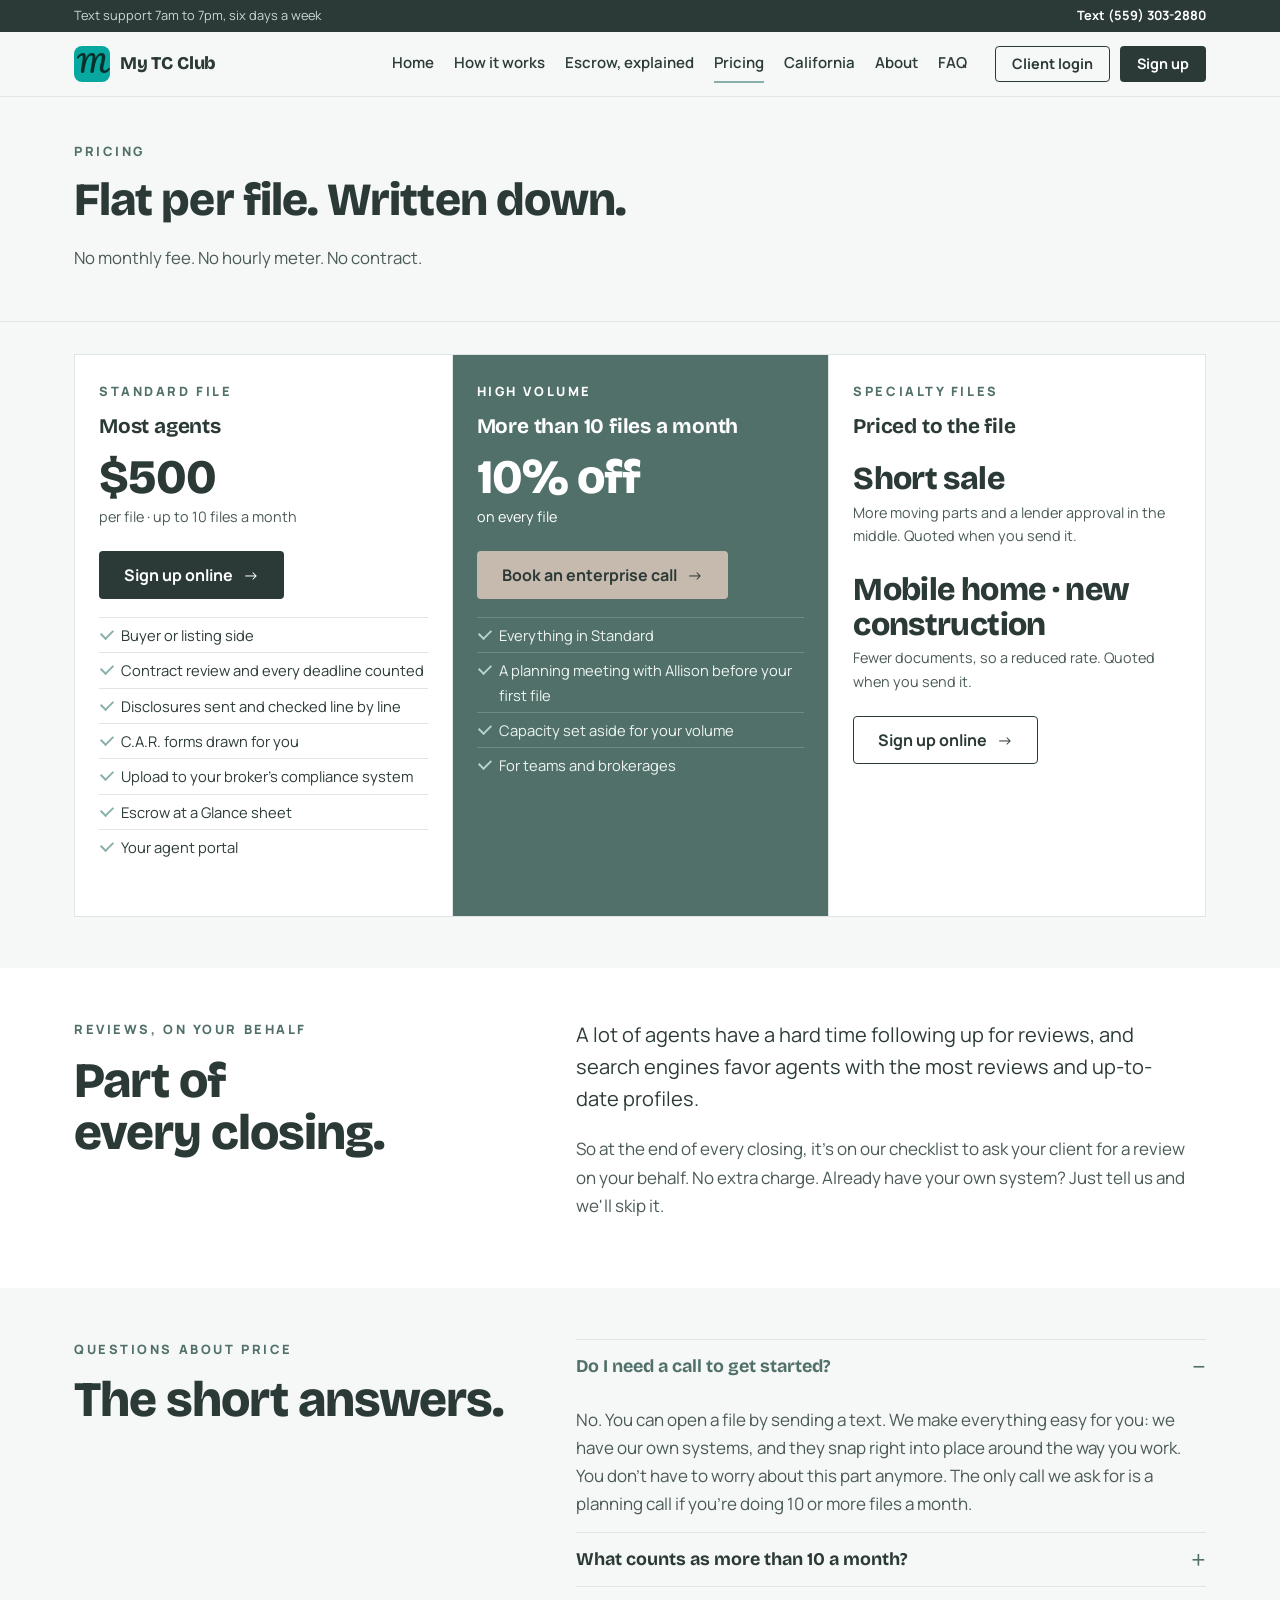
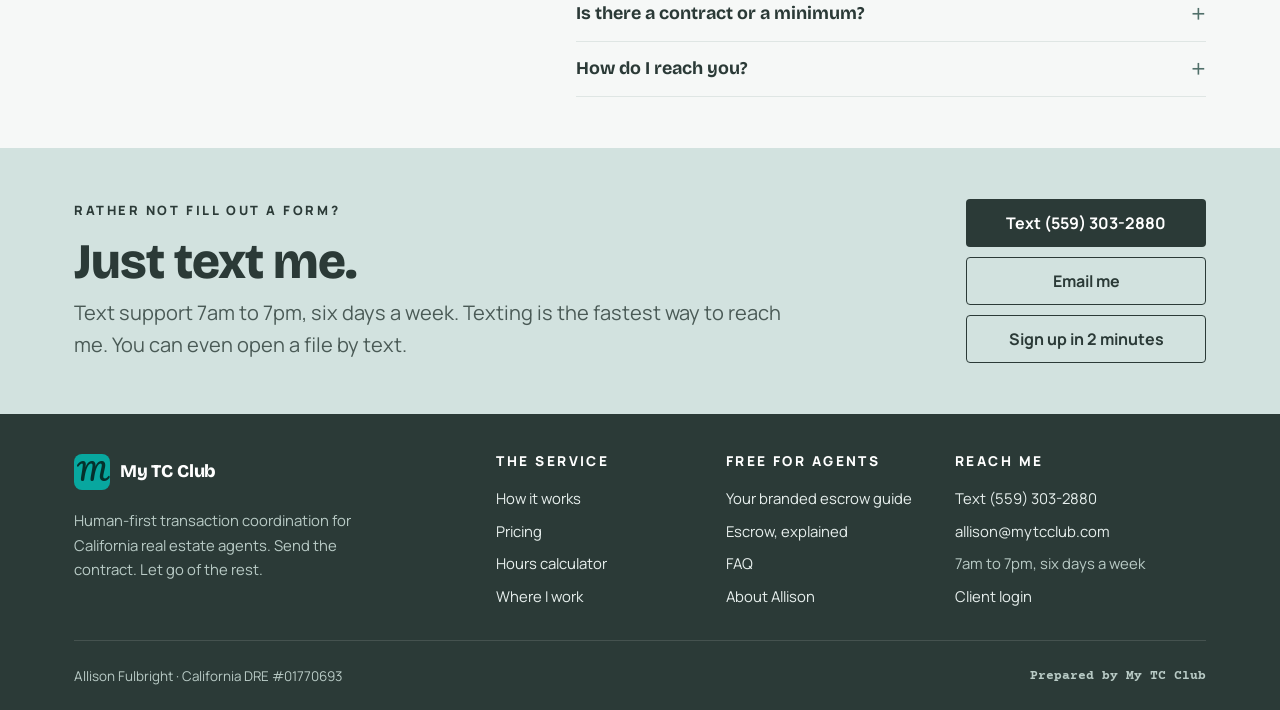
<file: pricing.html>
<!doctype html>
<html lang="en">
<head>
<meta charset="utf-8">
<meta name="viewport" content="width=device-width,initial-scale=1">
<meta name="robots" content="noindex,nofollow" data-demo="remove-at-launch">
<title>Transaction Coordinator Pricing in California | $500 Flat Fee Per File | My TC Club</title>
<meta name="description" content="Flat-fee real estate transaction coordination in California: $500 per standard file, 10% off for agents doing more than 10 files a month. No monthly fee, no contract.">
<link rel="canonical" href="https://www.mytcclub.com/pricing.html">
<link rel="icon" href="assets/favicon.svg" type="image/svg+xml">
<meta name="theme-color" content="#51706a">
<meta property="og:type" content="website">
<meta property="og:site_name" content="My TC Club">
<meta property="og:title" content="Transaction Coordinator Pricing in California | $500 Flat Fee Per File | My TC Club">
<meta property="og:description" content="Flat-fee real estate transaction coordination in California: $500 per standard file, 10% off for agents doing more than 10 files a month. No monthly fee, no contract.">
<meta property="og:url" content="https://www.mytcclub.com/pricing.html">
<meta property="og:image" content="https://www.mytcclub.com/assets/og-image.jpg">
<meta property="og:image:alt" content="My TC Club, transaction coordination for California real estate agents">
<meta name="twitter:card" content="summary_large_image">
<meta name="geo.region" content="US-CA">
<meta name="geo.placename" content="Visalia, California">
<link rel="preconnect" href="https://fonts.googleapis.com"><link rel="preconnect" href="https://fonts.gstatic.com" crossorigin>
<link href="https://fonts.googleapis.com/css2?family=Bricolage+Grotesque:opsz,wght@12..96,700;12..96,800&family=Manrope:wght@400;500;600;700;800&family=Courier+Prime:wght@700&family=Pacifico&display=swap" rel="stylesheet">
<link rel="stylesheet" href="assets/site.css">
<style>.plan{padding:26px 24px}.plan li{padding:5px 0 5px 22px;font-size:.92rem}.plan li:before{top:11px}.plan .btn{margin:4px 0 18px;align-self:flex-start}</style>
<script type="application/ld+json">{"@context": "https://schema.org", "@type": "Service", "serviceType": "Real estate transaction coordination", "provider": {"@id": "https://www.mytcclub.com/#business"}, "areaServed": {"@type": "State", "name": "California"}, "offers": {"@type": "Offer", "price": "500", "priceCurrency": "USD", "description": "Standard resale file, buyer or listing side"}}</script>
<script type="application/ld+json">{"@type": "BreadcrumbList", "itemListElement": [{"@type": "ListItem", "position": 1, "name": "Home", "item": "https://www.mytcclub.com/"}, {"@type": "ListItem", "position": 2, "name": "Transaction Coordinator Pricing in California", "item": "https://www.mytcclub.com/pricing.html"}], "@context": "https://schema.org"}</script>
</head>
<body>

<div class="phero"><div class="wrap">
  <span class="eyebrow">Pricing</span>
  <h1>Flat per file. Written down.</h1>
  <p class="lead">No monthly fee. No hourly meter. No contract.</p>
</div></div>

<section style="padding-top:32px">
  <div class="wrap">
    <div class="plans">
      <div class="plan">
        <span class="eyebrow">Standard file</span>
        <h3>Most agents</h3>
        <div class="price">$500</div>
        <div class="per">per file · up to 10 files a month</div>
        <a class="btn btn-dark arrow" href="signup.html">Sign up online</a>
        <ul>
          <li>Buyer or listing side</li>
          <li>Contract review and every deadline counted</li>
          <li>Disclosures sent and checked line by line</li>
          <li>C.A.R. forms drawn for you</li>
          <li>Upload to your broker's compliance system</li>
          <li>Escrow at a Glance sheet</li>
          <li>Your agent portal</li>
        </ul>
      </div>
      <div class="plan feature">
        <span class="eyebrow">High volume</span>
        <h3>More than 10 files a month</h3>
        <div class="price">10% off</div>
        <div class="per">on every file</div>
        <a class="btn btn-taupe arrow" href="signup.html?enterprise">Book an enterprise call</a>
        <ul>
          <li>Everything in Standard</li>
          <li>A planning meeting with Allison before your first file</li>
          <li>Capacity set aside for your volume</li>
          <li>For teams and brokerages</li>
        </ul>
      </div>
      <div class="plan">
        <span class="eyebrow">Specialty files</span>
        <h3>Priced to the file</h3>
        <div class="price" style="font-size:2rem;line-height:1.1;margin-top:14px">Short sale</div>
        <div class="per">More moving parts and a lender approval in the middle. Quoted when you send it.</div>
        <div class="price" style="font-size:2rem;line-height:1.1">Mobile home · new construction</div>
        <div class="per">Fewer documents, so a reduced rate. Quoted when you send it.</div>
        <a class="btn btn-line arrow" href="signup.html">Sign up online</a>
      </div>
    </div>
  </div>
</section>

<section class="s-white">
  <div class="wrap split">
    <div><span class="eyebrow">Reviews, on your behalf</span><h2>Part of every closing.</h2></div>
    <div>
      <p class="lead" style="color:var(--ink)">A lot of agents have a hard time following up for reviews, and search engines favor agents with the most reviews and up-to-date profiles.</p>
      <p class="muted">So at the end of every closing, it's on our checklist to ask your client for a review on your behalf. No extra charge. Already have your own system? Just tell us and we'll skip it.</p>
    </div>
  </div>
</section>

<section>
  <div class="wrap split">
    <div><span class="eyebrow">Questions about price</span><h2>The short answers.</h2></div>
    <div class="faq">
      <details open><summary>Do I need a call to get started?</summary><p>No. You can open a file by sending a text. We make everything easy for you: we have our own systems, and they snap right into place around the way you work. You don't have to worry about this part anymore. The only call we ask for is a planning call if you're doing 10 or more files a month.</p></details>
      <details><summary>What counts as more than 10 a month?</summary><p>We're flexible. If you averaged more than 10 files a month over the last 3 months, or over the last 12 months, or in the previous calendar year, you qualify. We ask because we love working with high-volume agents, and we need to staff appropriately for you.</p></details>
      <details><summary>Is there a contract or a minimum?</summary><p>No contract and no minimum. You pay per file you send.</p></details>
      <details><summary>How do I reach you?</summary><p>Text is fastest. Text support runs <span class="js-hours"></span> at <a class="js-sms"></a>. We lean on text more than phone calls, so every answer is in writing.</p></details>
    </div>
  </div>
</section>

<script src="assets/config.js"></script><script src="assets/chrome.js"></script>
</body>
</html>
</file>
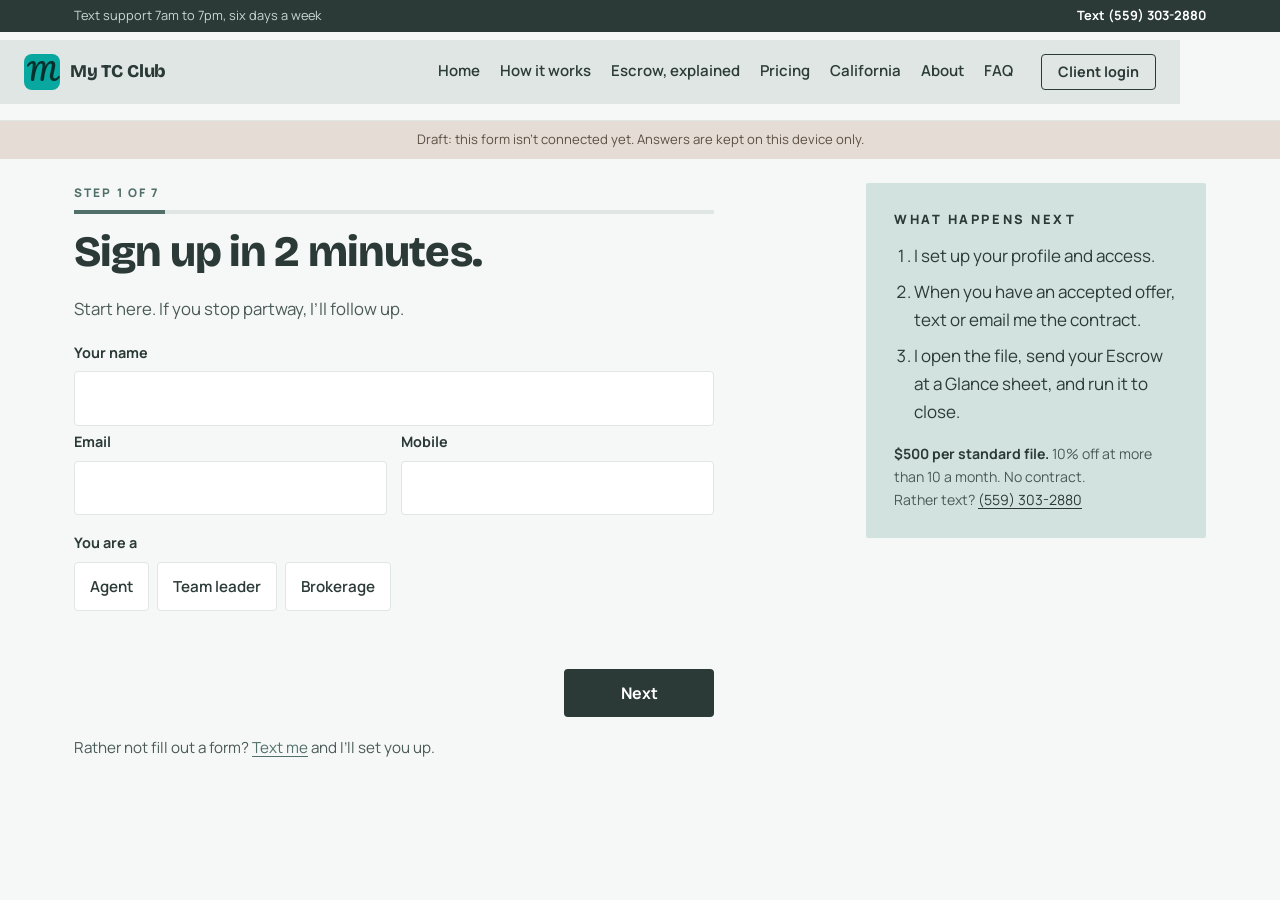
<file: signup.html>
<!doctype html>
<html lang="en">
<head>
<meta charset="utf-8">
<meta name="viewport" content="width=device-width,initial-scale=1">
<meta name="robots" content="noindex,nofollow" data-demo="remove-at-launch">
<title>Hire a Transaction Coordinator in California | Sign Up in 2 Minutes | My TC Club</title>
<meta name="description" content="Sign up for virtual transaction coordination in two minutes. No call needed. California real estate agents, teams, and brokerages.">
<link rel="canonical" href="https://www.mytcclub.com/signup.html">
<link rel="icon" href="assets/favicon.svg" type="image/svg+xml">
<meta name="theme-color" content="#51706a">
<meta property="og:type" content="website">
<meta property="og:site_name" content="My TC Club">
<meta property="og:title" content="Hire a Transaction Coordinator in California | Sign Up in 2 Minutes | My TC Club">
<meta property="og:description" content="Sign up for virtual transaction coordination in two minutes. No call needed. California real estate agents, teams, and brokerages.">
<meta property="og:url" content="https://www.mytcclub.com/signup.html">
<meta property="og:image" content="https://www.mytcclub.com/assets/og-image.jpg">
<meta property="og:image:alt" content="My TC Club, transaction coordination for California real estate agents">
<meta name="twitter:card" content="summary_large_image">
<meta name="geo.region" content="US-CA">
<meta name="geo.placename" content="Visalia, California">
<link rel="preconnect" href="https://fonts.googleapis.com"><link rel="preconnect" href="https://fonts.gstatic.com" crossorigin>
<link href="https://fonts.googleapis.com/css2?family=Bricolage+Grotesque:opsz,wght@12..96,700;12..96,800&family=Manrope:wght@400;500;600;700;800&family=Courier+Prime:wght@700&family=Pacifico&display=swap" rel="stylesheet">
<link rel="stylesheet" href="assets/site.css">
<style>
body{min-height:100vh;display:flex;flex-direction:column}
.stage{flex:1;display:grid;grid-template-columns:minmax(0,1fr) 340px;max-width:1180px;width:100%;margin:0 auto;gap:56px;padding:24px 24px 80px}
@media (max-width:960px){.stage{grid-template-columns:minmax(0,1fr);gap:28px}.aside{order:2}}
@media (max-width:600px){.stage{padding:24px 16px 48px}}
.panel{max-width:640px}
.count{font-size:.74rem;font-weight:800;letter-spacing:.18em;text-transform:uppercase;color:var(--slate)}
.bar{height:4px;background:var(--line);margin:8px 0 16px}
.bar i{display:block;height:100%;background:var(--slate);transition:width .3s}
.q h1{font-size:clamp(1.9rem,4.6vw,2.7rem)}
.q .sub{color:var(--muted);font-size:1.05rem;margin-bottom:18px;max-width:34em}
.q label:first-of-type{margin-top:4px}
.row2{display:grid;grid-template-columns:1fr 1fr;gap:0 14px}
@media (max-width:560px){.row2{grid-template-columns:1fr}}
.pills{display:flex;flex-wrap:wrap;gap:8px}
.pill2{background:#fff;border:1.5px solid var(--line);border-radius:var(--r);padding:11px 15px;font:inherit;font-weight:600;font-size:.95rem;color:var(--ink);cursor:pointer;min-height:44px}
.pill2:hover{border-color:var(--slate)}
.pill2.on{background:var(--deep);border-color:var(--deep);color:#fff}
.pill2.all{border-style:dashed}
.plat{background:#fff;border:1px solid var(--line);padding:16px 18px;margin-bottom:10px;border-radius:var(--r)}
.plat h4{margin:0 0 2px}
.plat p{margin:0 0 10px;font-size:.87rem;color:var(--muted)}
.plat .pill2{padding:9px 12px;font-size:.87rem;min-height:40px}
.note{background:var(--sand);padding:14px 18px;font-size:.9rem;border-radius:var(--r);margin-top:14px}
.ent{background:var(--slate);color:#eef4f2;padding:16px 18px;border-radius:var(--r);margin-top:16px}
.ent b{color:#fff}
.nav2{display:flex;justify-content:space-between;align-items:center;margin-top:28px;gap:12px}
.nav2 .btn{min-width:150px}
.back{background:none;border:0;font:inherit;font-weight:700;color:var(--muted);cursor:pointer;padding:10px 0}
.err{color:#8a4b45;font-weight:700;font-size:.92rem;margin-top:12px;min-height:1.2em}
input.bad{border-color:#b9776f}
.sum{background:#fff;border:1px solid var(--line);padding:4px 18px;font-size:.93rem;margin:0}
.sum div{display:grid;grid-template-columns:40% 1fr;gap:12px;padding:9px 0;border-bottom:1px solid var(--line)}
.sum div:last-child{border:0}
.sum dt{color:var(--muted);font-weight:600}
.sum dd{margin:0}
.or{margin-top:18px;font-size:.95rem;color:var(--muted)}
.aside .tile{position:sticky;top:120px}
.aside ol{margin:12px 0 0;padding-left:20px}
.aside li{margin:8px 0}
@media (max-width:600px){.nav2{position:sticky;bottom:0;background:var(--page);padding:12px 0;margin-top:12px;border-top:1px solid var(--line);z-index:5}}
.draft{background:var(--sand);color:#5c4f43;font-size:.82rem;padding:8px 0;text-align:center}
</style>
<script type="application/ld+json">{"@type": "BreadcrumbList", "itemListElement": [{"@type": "ListItem", "position": 1, "name": "Home", "item": "https://www.mytcclub.com/"}, {"@type": "ListItem", "position": 2, "name": "Hire a Transaction Coordinator in California", "item": "https://www.mytcclub.com/signup.html"}], "@context": "https://schema.org"}</script>
</head>
<body data-nofoot="1">

<div class="draft" id="draft" hidden>Draft: this form isn't connected yet. Answers are kept on this device only.</div>
<div class="stage">
  <form class="panel" id="form" novalidate autocomplete="on">
    <div class="count" id="count"></div>
    <div class="bar"><i id="bar"></i></div>
    <div class="q" id="q"></div>
    <div class="err" id="err" role="alert"></div>
    <div class="nav2">
      <button class="back" id="back" type="button">&larr; Back</button>
      <button class="btn btn-dark" id="next" type="submit">Next</button>
    </div>
    <p class="or" id="orline">Rather not fill out a form? <a class="js-sms">Text me</a> and I’ll set you up.</p>
  </form>
  <aside class="aside">
    <div class="tile mist">
      <span class="eyebrow">What happens next</span>
      <ol>
        <li>I set up your profile and access.</li>
        <li>When you have an accepted offer, text or email me the contract.</li>
        <li>I open the file, send your Escrow at a Glance sheet, and run it to close.</li>
      </ol>
      <p class="hint" style="margin-top:16px"><b style="color:var(--deep)">$500 per standard file.</b> 10% off at more than 10 a month. No contract.</p>
      <p class="hint">Rather text? <a class="js-sms"></a></p>
    </div>
  </aside>
</div>

<script src="assets/config.js"></script><script src="assets/chrome.js"></script>
<script>
(function(){
var M = window.MTC;
var A = {};
try{ A = JSON.parse(localStorage.getItem('mtc-signup3')||'{}'); }catch(e){}
function save(){ try{ localStorage.setItem('mtc-signup3', JSON.stringify(A)); }catch(e){} }
var qs = new URLSearchParams(location.search);
if(qs.has('enterprise')) A.volume = 'More than 10';
if(!M.endpoint) document.getElementById('draft').hidden = false;
function big(){ return A.volume==='More than 10'; }
function esc(s){ return String(s==null?'':s).replace(/[&<>"]/g,function(c){return {'&':'&amp;','<':'&lt;','>':'&gt;','"':'&quot;'}[c];}); }
function el(id){ return document.getElementById(id); }

// Send what we have. Stage "started" lands the lead in the follow-up pipeline even if they stop here.
function post(stage){
  var body = JSON.stringify(Object.assign({ stage: stage, source: 'signup', page: location.href, at: new Date().toISOString() }, A));
  if(!M.endpoint){ try{ var q = JSON.parse(localStorage.getItem('mtc-outbox')||'[]'); q.push(JSON.parse(body)); localStorage.setItem('mtc-outbox', JSON.stringify(q)); }catch(e){} return Promise.resolve(); }
  return fetch(M.endpoint, { method:'POST', headers:{'Content-Type':'application/json'}, body: body, keepalive: true }).catch(function(){});
}

var TYPES = ['Standard resale','Short sale','Mobile home','New construction','Land','Investor'];
var PM = 'Share in my password manager', FU = 'Follow up with me', NO = 'I don’t use it';
var PLATS = [
  ['zip','zipForm (C.A.R.)','C.A.R. members can invite a TC from their zipForm profile. Free member benefit.',['I’ll invite you as my TC',PM,FU,NO]],
  ['sky','SkySlope','SkySlope only adds TCs through your brokerage.',['My broker will add you',PM,FU,NO]],
  ['docu','DocuSign','You can add me as a user on your account.',['I’ll add you as a user',PM,FU,NO]]
];

var S = [
  { t:'Sign up in 2 minutes.', sub:'Start here. If you stop partway, I’ll follow up.', fields:[
      ['name','Your name','text',1,'name'],
      ['email','Email','email',1,'email'],
      ['phone','Mobile','tel',1,'tel'] ],
    groups:[['role','You are a',['Agent','Team leader','Brokerage'],1]],
    onNext:function(){ if(!A._started){ A._started = 1; save(); post('started'); } } },
  { t:'Your brokerage.', fields:[
      ['brokerage','Brokerage','text',1,'organization'],
      ['dre','License #','text',0,'off'] ] },
  { t:'Your files.', sub:'A rough idea is fine.', groups:[
      ['volume','Files a month',['1 or 2','3 to 5','6 to 10','More than 10'],1],
      ['sides','Your files are',['Mostly buyers','Mostly listings','About half and half'],1],
      ['types','File types',TYPES,0,true] ],
    after:function(){ return big() ? '<div class="ent"><b>At more than 10 files a month, every file is 10% off.</b><br>We start with a short planning call so we can staff for you. You’ll pick times at the end.</div>' : ''; } },
  { t:'Getting into your systems.', sub:'Optional. Skip anything and I\u2019ll text you to set it up. No passwords go in this form.', type:'plats',
    groups:[['pmgr','Do you use a password manager?',['1Password','Bitwarden','LastPass','Keeper','Dashlane','Other','No'],0]],
    fields:[['other','Anything else you want me in?','text',0,'off','','Your CRM, a lender portal, a shared drive…']],
    after:function(){ return '<div class="note"><b>Password manager?</b> Easiest of all: share your logins with me there, and take them back any time.<br><b>Anything else</b>, I follow up with you securely. Never by email or text. And I never ask for your MLS login. MLS rules don’t allow sharing it.</div>'; } },
  { t:'Your clients.', sub:'You decide how much they hear from me.', groups:[
      ['clients','Can I email your clients?',['Yes, copy me','Yes, no need to copy me','No, everything goes through me'],1],
      ['share','Client file page',['Yes, email it to me to approve first','No client page, thanks'],1] ],
    after:function(){ return '<p class="hint">The client page shows your client their dates and escrow in plain words. I send it to you first. You forward it, or reply “send it” and I will.</p>'; } },
  { t:'Reviews, on your behalf.', sub:'At the end of every closing, it’s on our checklist to ask your client for a review for you. No extra charge.', groups:[
      ['reviews','Want us to?',['Yes, please','No, I already have a system in place'],1] ],
    fields:[['google','Your Google review link','url',0,'off',function(){return A.reviews==='Yes, please';},'https://  (optional, I can find it)']] },
  { t:'Pick a few call times.', sub:'Planning call, about 20 minutes. Give me two or three windows.', when:big,
    fields:[['times','Times that work','textarea',1,'off','','e.g. Tue or Wed after 2pm, Fri morning']] },
  { t:'Look right?', type:'review' }
];
var i = 0;
function live(){ return S.filter(function(s){ return !s.when || s.when(); }); }

function fieldHTML(f){
  if(typeof f[5]==='function' && !f[5]()) return '';
  var v=esc(A[f[0]]||''), ph=f[6]?' placeholder="'+esc(f[6])+'"':'';
  var lab='<label for="f_'+f[0]+'">'+esc(f[1])+(f[3]?'':' <span class="opt">optional</span>')+'</label>';
  var ac = f[4] ? ' autocomplete="'+f[4]+'"' : '';
  var nm = ' name="'+(f[4]&&f[4]!=='off'?f[4]:f[0])+'"';
  if(f[2]==='textarea') return lab+'<textarea id="f_'+f[0]+'" data-k="'+f[0]+'"'+nm+' rows="3"'+(f[3]?' required':'')+ph+'>'+v+'</textarea>';
  var im = f[2]==='tel' ? ' inputmode="tel"' : f[2]==='email' ? ' inputmode="email"' : '';
  return lab+'<input id="f_'+f[0]+'" data-k="'+f[0]+'"'+nm+' type="'+f[2]+'" value="'+v+'"'+(f[3]?' required':'')+ph+ac+im+'>';
}
function pills(key,opts,multi,cur,withAll){
  var allOn = withAll && (cur||[]).length===opts.length;
  return '<div class="pills" data-g="'+key+'" data-multi="'+(multi?1:0)+'">'+(withAll?'<button type="button" class="pill2 all'+(allOn?' on':'')+'" data-all="1">All of them</button>':'')+opts.map(function(o){
    var on = multi ? (cur||[]).indexOf(o)>-1 : cur===o;
    return '<button type="button" class="pill2'+(on?' on':'')+'" data-v="'+esc(o)+'">'+esc(o)+'</button>';
  }).join('')+'</div>';
}

function render(){
  var L=live(), s=L[i];
  el('orline').style.display = i ? 'none' : '';
  el('count').textContent = 'Step '+(i+1)+' of '+L.length;
  el('bar').style.width = ((i+1)/L.length*100)+'%';
  el('err').textContent = '';
  el('back').style.visibility = i?'visible':'hidden';
  el('next').textContent = s.type==='review' ? (big()?'Request my planning call':'Finish sign-up') : 'Next';
  var h = '<h1>'+esc(s.t)+'</h1>'+(s.sub?'<p class="sub">'+esc(s.sub)+'</p>':'');
  if(s.fields && s.t.indexOf('Sign up')===0){
    h += fieldHTML(s.fields[0]) + '<div class="row2"><div>'+fieldHTML(s.fields[1])+'</div><div>'+fieldHTML(s.fields[2])+'</div></div>';
  } else if(s.fields && s.type!=='plats') h += s.fields.map(fieldHTML).join('');
  if(s.type==='plats') h += PLATS.map(function(p){ return '<div class="plat"><h4>'+esc(p[1])+'</h4><p>'+esc(p[2])+'</p>'+pills(p[0],p[3],false,A[p[0]])+'</div>'; }).join('');
  if(s.groups) h += s.groups.map(function(g){ return '<label>'+esc(g[1])+(g[3]?'':' <span class="opt">pick any</span>')+'</label>'+pills(g[0],g[2],!g[3],A[g[0]],g[4]); }).join('');
  if(s.type==='plats' && s.fields) h += s.fields.map(fieldHTML).join('');
  if(s.after) h += s.after();
  if(s.type==='review'){
    var rows=[];
    function row(k,v){ if(v && (!Array.isArray(v)||v.length)) rows.push('<div><dt>'+esc(k)+'</dt><dd>'+esc(Array.isArray(v)?v.join(', '):v)+'</dd></div>'); }
    row('Name',A.name); row('Email',A.email); row('Mobile',A.phone); row('You are a',A.role); row('Brokerage',A.brokerage); row('License #',A.dre);
    row('Files a month',A.volume); row('Your files',A.sides); row('File types',A.types);
    row('zipForm',A.zip); row('SkySlope',A.sky); row('DocuSign',A.docu); row('Password manager',A.pmgr); row('Also',A.other);
    row('Email my clients',A.clients); row('Client page',A.share); row('Reviews',A.reviews); row('Call times',A.times);
    h += '<dl class="sum">'+rows.join('')+'</dl>';
  }
  el('q').innerHTML = h;

  el('q').querySelectorAll('.pills').forEach(function(p){ p.querySelectorAll('.pill2').forEach(function(b){ b.onclick=function(){
    var g=p.dataset.g;
    if(b.dataset.all){ var opts=[].map.call(p.querySelectorAll('.pill2:not(.all)'),function(x){return x.dataset.v;}); A[g] = (A[g]||[]).length===opts.length ? [] : opts.slice(); }
    else if(p.dataset.multi==='1'){ var a=A[g]||[]; var at=a.indexOf(b.dataset.v); at>-1?a.splice(at,1):a.push(b.dataset.v); A[g]=a; }
    else A[g]=b.dataset.v;
    save(); var y=window.scrollY; render(); window.scrollTo(0,y);
  }; }); });
  el('q').querySelectorAll('[data-k]').forEach(function(x){ x.oninput=function(){ A[x.dataset.k]=x.value; save(); x.classList.remove('bad'); if(el('err').textContent) check(true); }; });
  el('q').querySelectorAll('input').forEach(function(x){ x.addEventListener('change', function(){ A[x.dataset.k]=x.value; save(); }); });
}

// quiet = re-check while typing, so the message shrinks and disappears as fields get filled
function check(quiet){
  var s=live()[i], msgs=[];
  [].forEach.call(el('q').querySelectorAll('[required]'), function(x){
    var ok = x.value.trim() && x.checkValidity();
    if(!ok){ msgs.push(x.previousElementSibling.firstChild.textContent.trim()); if(!quiet) x.classList.add('bad'); }
  });
  (s.groups||[]).forEach(function(g){ if(g[3] && !A[g[0]]) msgs.push(g[1]); });
  el('err').textContent = msgs.length ? 'Still need: ' + msgs.join(', ') : '';
  return !msgs.length;
}

function finish(){
  A._done = 1; save();
  el('next').disabled = true; el('next').textContent = 'Sending…';
  post(big() ? 'complete-enterprise' : 'complete').then(function(){
    el('count').textContent='Done'; el('bar').style.width='100%'; el('back').style.visibility='hidden'; el('next').style.display='none';
    el('q').innerHTML='<h1>'+(big()?'Got it. Talk soon.':'You’re in.')+'</h1><p class="sub">'+(big()?'I’ll text you to confirm a call time from the windows you gave me.':'I’ll set up your profile and text you when access is ready.')+'</p>'+
      '<div class="tile mist" style="margin-top:8px"><b style="color:var(--deep)">Got an accepted offer already?</b><br>Text the contract to <a href="sms:'+M.phoneRaw+'">'+M.phone+'</a> or email <a href="mailto:'+M.email+'">'+M.email+'</a>. That opens the file.</div>'+
      '<p style="margin-top:22px"><a href="make-it-yours.html">While you wait: make your own branded escrow guide &rarr;</a></p>';
    try{ localStorage.removeItem('mtc-signup3'); }catch(e){}
  });
}

el('form').addEventListener('submit', function(e){
  e.preventDefault();
  if(!check(false)){ var b=el('q').querySelector('.bad'); if(b) b.focus(); return; }
  var s=live()[i];
  if(s.type==='review'){ finish(); return; }
  if(s.onNext) s.onNext();
  i++; render(); window.scrollTo(0,0);
});
el('back').onclick=function(){ if(i){ i--; render(); } };
render();
})();
</script>
</body>
</html>
</file>
<file: assets/site.css>
/* My TC Club. Palette from Allison's updated Sample Info Sheet, 2026-10-02. */
:root{
  --slate:#51706a;   /* header block */
  --deep:#2b3a37;    /* close of escrow, darkest */
  --ink:#2c3b37;     /* text */
  --sea:#88afaa;     /* band, contingency */
  --aqua:#b5d2d2;    /* disclosures, escrow card */
  --mist:#d2e2df;    /* walk-through, buyer card */
  --taupe:#c6b9ad;   /* price block, earnest money */
  --sand:#e5dcd5;    /* listing card */
  --page:#f6f8f7;
  --white:#fff;
  --teal:#08a79f;    /* logo */
  --line:#dfe6e4;
  --muted:#4a5a56;
  --r:4px;
  --maxw:1180px;
}
*{box-sizing:border-box}
html{scroll-behavior:smooth}
body{margin:0;background:var(--page);color:var(--ink);font:400 17px/1.65 "Manrope",system-ui,sans-serif;-webkit-font-smoothing:antialiased;text-rendering:optimizeLegibility}
h1,h2,h3,h4{font-family:"Bricolage Grotesque","Manrope",sans-serif;line-height:1.05;margin:0 0 .45em;letter-spacing:-.02em;color:var(--deep)}
h1{font-size:clamp(2.3rem,5vw,4rem);font-weight:800}
h2{font-size:clamp(2rem,4.2vw,3.1rem);font-weight:800}
h3{font-size:1.3rem;font-weight:700;letter-spacing:-.01em}
h4{font-size:1.05rem;font-weight:700}
p{margin:0 0 1em}
a{color:var(--slate);text-underline-offset:3px}
img,svg{max-width:100%}
.wrap{max-width:var(--maxw);margin:0 auto;padding:0 24px}
@media (max-width:600px){.wrap{padding:0 16px}}
.eyebrow{display:block;font-size:.74rem;font-weight:800;letter-spacing:.2em;text-transform:uppercase;color:var(--slate);margin-bottom:1.1em}
.lead{font-size:clamp(1.08rem,1.6vw,1.25rem);line-height:1.6;color:var(--muted);max-width:36em}
.sig{font-family:"Courier Prime",ui-monospace,monospace;font-weight:700}
.muted{color:var(--muted)}
.tag{display:inline-block;background:var(--white);color:var(--deep);font-size:.7rem;font-weight:800;letter-spacing:.14em;text-transform:uppercase;padding:3px 8px;border-radius:2px}

/* ---------- header ---------- */
.mark{display:inline-grid;place-items:center;width:36px;height:36px;border-radius:8px;background:var(--teal);color:#05302c;font:400 24px/1 "Pacifico",cursive;padding-bottom:3px;flex:none}
.brand{display:flex;align-items:center;gap:10px;text-decoration:none;color:var(--deep);font:800 1.12rem/1 "Bricolage Grotesque",sans-serif;letter-spacing:-.01em}
.site-head{position:sticky;top:0;z-index:20;background:rgba(246,248,247,.92);backdrop-filter:saturate(1.4) blur(10px);border-bottom:1px solid var(--line)}
.site-head .bar{display:flex;align-items:center;gap:28px;height:64px;position:relative}
.topline{background:var(--deep);color:#c9d8d4;font-size:.8rem}
.topline .wrap{display:flex;justify-content:space-between;gap:12px;height:32px;align-items:center}
.topline a{color:#fff;font-weight:700;text-decoration:none}
@media (max-width:520px){.topline span{display:none}.topline .wrap{justify-content:center}}
.site-head nav{display:flex;gap:20px;margin-left:auto}
.site-head nav a{color:var(--ink);text-decoration:none;font-weight:600;font-size:.94rem;padding:6px 0;border-bottom:2px solid transparent}
.site-head nav a:hover,.site-head nav a.on{border-color:var(--sea)}
.site-head .acts{display:flex;gap:10px;align-items:center}
.menu-btn{display:none;background:none;border:0;padding:8px;cursor:pointer;margin-left:auto}
.menu-btn span{display:block;width:22px;height:2px;background:var(--deep);margin:5px 0}
@media (max-width:1100px){
  .site-head nav,.site-head .acts .login{display:none}
  .menu-btn{display:block}
  .site-head .acts{margin-left:0}
  body.menu-open .site-head nav{display:flex;flex-direction:column;position:absolute;top:64px;left:0;right:0;background:var(--page);padding:12px 24px 22px;border-bottom:1px solid var(--line);gap:4px}
  body.menu-open .site-head nav a{font-size:1.1rem;padding:10px 0}
}

/* ---------- buttons ---------- */
.btn{display:inline-flex;align-items:center;justify-content:center;gap:10px;padding:15px 24px;border-radius:var(--r);font:700 1rem/1 "Manrope",sans-serif;text-decoration:none;border:1.5px solid transparent;cursor:pointer;transition:background .15s,color .15s,border-color .15s;white-space:nowrap}
.btn-dark{background:var(--deep);color:#fff}
.btn-dark:hover{background:#1b2624}
.btn-taupe{background:var(--taupe);color:var(--deep)}
.btn-taupe:hover{background:#b8a99b}
.btn-line{border-color:var(--deep);color:var(--deep);background:transparent}
.btn-line:hover{background:var(--deep);color:#fff}
.btn-ghost{border-color:rgba(255,255,255,.55);color:#fff;background:transparent}
.btn-ghost:hover{background:#fff;color:var(--deep)}
.btn-sm{padding:10px 16px;font-size:.9rem}
.arrow:after{content:"\2192";font-weight:400}

/* ---------- blocks ---------- */
section{padding:clamp(40px,5vw,72px) 0}
.s-white{background:var(--white)}
.s-deep{background:var(--deep);color:#dfe9e6}
.s-deep h2,.s-deep h3{color:#fff}
.s-deep .eyebrow{color:var(--aqua)}
.s-deep .lead{color:#c4d4d0}
.s-slate{background:var(--slate);color:#eef4f2}
.s-slate h2,.s-slate h3{color:#fff}
.s-slate .eyebrow{color:var(--mist)}
.split{display:grid;grid-template-columns:5fr 7fr;gap:clamp(32px,6vw,96px);align-items:start}
.split.even{grid-template-columns:1fr 1fr}
.split.flip{grid-template-columns:7fr 5fr}
@media (max-width:900px){.split,.split.even,.split.flip{grid-template-columns:1fr}}
.rule{border:0;border-top:1px solid var(--line);margin:0}

/* page hero (inner pages) */
.phero{padding:clamp(28px,3.5vw,44px) 0 clamp(20px,2.5vw,32px);border-bottom:1px solid var(--line)}
.phero h1{font-size:clamp(2rem,3.6vw,3rem)}
.phero .lead{font-size:1.05rem}
.phero h1{max-width:13em}
.phero .lead{margin-top:10px}

/* home hero: the sheet's header block, at page scale */
.hero{display:grid;grid-template-columns:7fr 4fr}
.hero .a{background:var(--slate);color:#eef4f2;padding:clamp(40px,5vw,72px) clamp(20px,5vw,72px) clamp(36px,4vw,56px)}
.hero .a h1{color:#fff;max-width:9.5em}
.hero .a .eyebrow{color:var(--mist)}
.hero .a .lead{color:#e1ebe8;margin-bottom:34px}
.hero .b{background:var(--taupe);padding:clamp(28px,4vw,72px) clamp(20px,4vw,48px);display:flex;flex-direction:column;justify-content:flex-end;gap:22px}
.hero .b .eyebrow{color:#5c4f43;margin:0}
.bignum{font:800 clamp(2.8rem,5.5vw,4.4rem)/.95 "Bricolage Grotesque",sans-serif;color:var(--deep);letter-spacing:-.03em}
.hero .b p{margin:0;color:#3f3730;font-weight:600;max-width:17em}
.band{background:var(--sea);color:var(--deep)}
.band .wrap{display:flex;flex-wrap:wrap;justify-content:space-between;gap:10px 32px;padding-top:18px;padding-bottom:18px;font-size:.95rem}
.band b{font-weight:800}
@media (max-width:860px){.hero{grid-template-columns:1fr}}

/* stat row */
.stats{display:grid;grid-template-columns:repeat(4,1fr);border-top:1px solid var(--line);border-bottom:1px solid var(--line)}
.stats div{padding:28px 24px;border-left:1px solid var(--line)}
.stats div:first-child{border-left:0;padding-left:0}
.stats b{display:block;font:800 2.4rem/1 "Bricolage Grotesque",sans-serif;color:var(--deep);margin-bottom:8px}
.stats span{font-size:.92rem;color:var(--muted)}
@media (max-width:760px){.stats{grid-template-columns:1fr 1fr}.stats div:nth-child(3){border-left:0;padding-left:0}.stats div{border-top:1px solid var(--line)}.stats div:nth-child(-n+2){border-top:0}}

/* date chip, exactly the sheet */
.chip{display:inline-grid;place-items:center;align-content:center;width:58px;height:58px;border-radius:2px;color:#fff;font-family:"Bricolage Grotesque",sans-serif;line-height:1;flex:none}
.chip small{font-size:.66rem;font-weight:800;letter-spacing:.14em;margin-bottom:3px}
.chip b{font-size:1.5rem;font-weight:800}
.c1{background:var(--slate)}.c2{background:var(--taupe);color:var(--deep)}.c3{background:var(--aqua);color:var(--deep)}.c4{background:var(--sea);color:var(--deep)}.c5{background:var(--mist);color:var(--deep)}.c6{background:var(--deep)}

/* numbered steps */
.steps{list-style:none;margin:0;padding:0;counter-reset:s}
.steps li{display:grid;grid-template-columns:58px 1fr;gap:22px;padding:22px 0;border-top:1px solid var(--line)}
.steps li:last-child{border-bottom:1px solid var(--line)}
.steps h3{margin:4px 0 4px;font-size:1.2rem}
.steps p{margin:0;color:var(--muted)}
.s-deep .steps li,.s-slate .steps li{border-color:rgba(255,255,255,.14)}
.s-deep .steps p{color:#b9cbc6}

/* team-card look from the sheet */
.tile{padding:26px 28px;border-radius:2px}
.tile.mist{background:var(--mist)}.tile.sand{background:var(--sand)}.tile.aqua{background:var(--aqua)}.tile.white{background:#fff;border:1px solid var(--sea)}
.tile .eyebrow{color:var(--deep);opacity:.75;margin-bottom:.6em}
.tile h3{margin-bottom:.3em}
.tile p{margin:0}
.tiles{display:grid;grid-template-columns:1fr 1fr;gap:16px}
@media (max-width:700px){.tiles{grid-template-columns:1fr}}

/* the road (journey) */
.road{position:relative;margin-top:48px}
.road:before{content:"";position:absolute;left:28px;top:10px;bottom:10px;width:4px;background:repeating-linear-gradient(var(--taupe) 0 14px,transparent 14px 24px);border-radius:2px}
.stop{position:relative;display:grid;grid-template-columns:60px 1fr;gap:26px;padding:0 0 46px}
.stop:last-child{padding-bottom:0}
.stop .chip{position:relative;z-index:1;box-shadow:0 0 0 6px var(--page)}
.s-white .stop .chip{box-shadow:0 0 0 6px #fff}
.stop .when{font-size:.78rem;font-weight:800;letter-spacing:.16em;text-transform:uppercase;color:var(--slate);margin-bottom:6px}
.stop h3{font-size:1.45rem;margin-bottom:8px}
.stop .kid{font-size:1.12rem;color:var(--ink);margin:0 0 8px;max-width:34em}
.stop .real{font-size:.95rem;color:var(--muted);margin:0;max-width:40em}
.stop .real:before{content:"What that actually means: ";font-weight:700;color:var(--slate)}
.stop .who{display:flex;flex-wrap:wrap;gap:8px 18px;margin-top:12px;font-size:.88rem}
.stop .who span b{color:var(--deep)}

/* pricing */
.plans{display:grid;grid-template-columns:repeat(3,1fr);gap:0;border:1px solid var(--line);background:#fff}
.plan{padding:36px 32px;border-left:1px solid var(--line);display:flex;flex-direction:column}
.plan:first-child{border-left:0}
.plan.feature{background:var(--slate);color:#eef4f2}
.plan.feature h3,.plan.feature .price{color:#fff}
.plan.feature .eyebrow{color:var(--mist)}
.plan .price{font:800 3rem/1 "Bricolage Grotesque",sans-serif;color:var(--deep);margin:6px 0 4px;letter-spacing:-.02em}
.plan .per{font-size:.9rem;color:var(--muted);margin-bottom:18px}
.plan.feature .per{color:#d6e4e0}
.plan ul{list-style:none;padding:0;margin:0 0 26px;flex:1}
.plan li{padding:8px 0 8px 24px;position:relative;font-size:.96rem;border-top:1px solid var(--line)}
.plan.feature li{border-color:rgba(255,255,255,.18)}
.plan li:before{content:"";position:absolute;left:2px;top:15px;width:10px;height:6px;border-left:2px solid var(--sea);border-bottom:2px solid var(--sea);transform:rotate(-45deg)}
.plan.feature li:before{border-color:var(--aqua)}
@media (max-width:900px){.plans{grid-template-columns:1fr}.plan{border-left:0;border-top:1px solid var(--line)}.plan:first-child{border-top:0}}

/* faq */
.faq details{border-top:1px solid var(--line);padding:16px 0}
.faq details:last-child{border-bottom:1px solid var(--line)}
.faq summary{font:700 1.12rem/1.3 "Bricolage Grotesque",sans-serif;color:var(--deep);cursor:pointer;list-style:none;display:flex;justify-content:space-between;gap:20px}
.faq summary::-webkit-details-marker{display:none}
.faq summary:after{content:"+";font:400 1.6rem/1 "Manrope";color:var(--slate)}
.faq details[open] summary:after{content:"\2212"}
.faq details p{margin:12px 0 0;color:var(--muted);max-width:44em}
.faq details ul{margin:10px 0 2px;padding:10px 14px 10px 30px;background:#fff;border-left:3px solid var(--sea);font-size:.95rem;color:var(--ink)}
.faq details li{margin:3px 0}
.faq details[open] summary{color:var(--slate)}

/* forms */
label{display:block;font-weight:700;font-size:.9rem;margin:16px 0 7px;color:var(--deep)}
label .opt{font-weight:500;color:var(--muted)}
input,select,textarea{width:100%;padding:13px 14px;border:1.5px solid var(--line);border-radius:var(--r);font:inherit;font-size:16px;background:#fff;color:var(--ink)}
input:focus,select:focus,textarea:focus{outline:none;border-color:var(--slate);box-shadow:0 0 0 3px rgba(81,112,106,.15)}
.hint{font-size:.88rem;color:var(--muted);margin:8px 0 0}

/* quote */
.pull{font:700 clamp(1.6rem,3.4vw,2.5rem)/1.2 "Bricolage Grotesque",sans-serif;color:var(--deep);letter-spacing:-.015em;margin:0;max-width:20em}
.s-deep .pull,.s-slate .pull{color:#fff}

/* footer */
.site-foot{background:var(--deep);color:#b9cbc6;padding:48px 0 28px;font-size:.93rem}
.site-foot a{color:#e7efed;text-decoration:none}
.site-foot a:hover{text-decoration:underline}
.site-foot .cols{display:grid;grid-template-columns:2fr 1fr 1fr 1.3fr;gap:36px}
.site-foot h4{color:#fff;font-size:.78rem;letter-spacing:.18em;text-transform:uppercase;margin-bottom:14px;font-family:"Manrope",sans-serif;font-weight:800}
.site-foot ul{list-style:none;margin:0;padding:0}
.site-foot li{padding:4px 0}
.site-foot .brand{color:#fff}
.site-foot .legal{border-top:1px solid rgba(255,255,255,.12);margin-top:48px;padding-top:24px;display:flex;flex-wrap:wrap;justify-content:space-between;gap:12px;font-size:.84rem}
@media (max-width:860px){.site-foot .cols{grid-template-columns:1fr 1fr}}
@media (max-width:520px){.site-foot .cols{grid-template-columns:1fr}}

.demo-bar{background:var(--deep);color:#c9d8d4;font-size:.84rem;padding:9px 0}
.demo-bar b{color:#fff}
@media print{.site-head,.site-foot,.noprint,.demo-bar{display:none!important}body{background:#fff}}
.optional{display:inline-block;border:1px solid var(--sea);color:var(--slate);font-size:.7rem;font-weight:800;letter-spacing:.14em;text-transform:uppercase;padding:3px 8px;border-radius:2px;margin-bottom:14px}
.site-head nav a.mob{display:none}
@media (max-width:1100px){body.menu-open .site-head nav a.mob{display:block}}

/* contact strip on every page */
.contact-strip{background:var(--mist);padding:clamp(32px,4vw,52px) 0}
.contact-strip .wrap{display:grid;grid-template-columns:1fr auto;gap:32px;align-items:center}
.contact-strip h2{margin-bottom:.2em}
.contact-strip .lead{margin:0}
.cs-btns{display:flex;flex-direction:column;gap:10px;min-width:240px}
@media (max-width:760px){.contact-strip .wrap{grid-template-columns:1fr}.cs-btns{min-width:0}}

/* trusted-by marquee */
.trust{background:var(--sea);color:var(--deep);overflow:hidden;padding:16px 0;white-space:nowrap}
.trust .lbl{font-size:.72rem;font-weight:800;letter-spacing:.18em;text-transform:uppercase;padding:0 24px;display:inline-block}
.marq{display:inline-flex;gap:44px;animation:marq 40s linear infinite;padding-left:20px}
.marq span{font:800 1.05rem/1 "Bricolage Grotesque",sans-serif;opacity:.85}
.trust:hover .marq{animation-play-state:paused}
@keyframes marq{from{transform:translateX(0)}to{transform:translateX(-50%)}}
@media (prefers-reduced-motion:reduce){.marq{animation:none}}
.trustwrap{display:flex;align-items:center}
.trustwrap .lbl{flex:none;background:var(--sea);position:relative;z-index:1}
.trustwrap .rail{overflow:hidden;flex:1}

/* tabs (FAQ, how it works) */
.tabbar{display:flex;gap:8px;overflow-x:auto;scrollbar-width:none;margin-bottom:12px;-webkit-overflow-scrolling:touch}
.tabbar::-webkit-scrollbar{display:none}
.tabbar button{flex:none;background:#fff;border:1.5px solid var(--line);border-radius:999px;padding:10px 18px;margin:0 0 12px;font:800 .95rem "Manrope",sans-serif;color:var(--deep);cursor:pointer}
.tabbar button:hover{border-color:var(--slate)}
.tabbar button.on{background:var(--deep);border-color:var(--deep);color:#fff}
.tabpane{display:none}
.tabpane.on{display:block}

/* small facts row */
.facts{display:grid;grid-template-columns:repeat(4,1fr);gap:0;background:#fff;border:1px solid var(--line)}
.facts div{padding:22px 24px;border-left:1px solid var(--line)}
.facts div:first-child{border-left:0}
.facts b{display:block;font:800 1.9rem/1.05 "Bricolage Grotesque",sans-serif;color:var(--deep);margin-bottom:6px}
.facts span{font-size:.88rem;color:var(--muted)}
@media (max-width:760px){.facts{grid-template-columns:1fr 1fr}.facts div:nth-child(3){border-left:0}.facts div:nth-child(n+3){border-top:1px solid var(--line)}}

/* photo placeholder until Allison's photos arrive */
.photo{background:linear-gradient(135deg,var(--mist),var(--aqua));aspect-ratio:4/5;display:grid;place-items:center;color:var(--slate);font-weight:700;font-size:.9rem;text-align:center;padding:20px;border-radius:2px}

/* ---- designer QA pass, 2026-10-03 ---- */
section{padding:clamp(28px,4vw,56px) 0}
.split{gap:clamp(20px,4vw,64px)}
.eyebrow{font-size:.8rem}
.site-foot h4{font-size:.85rem}
.contact-strip .eyebrow,.tile .eyebrow{color:var(--deep)}
.hero .b .eyebrow{color:#3f3730}
h1,h2,h3{text-wrap:balance}
.lead,p{text-wrap:pretty}
.tabbar{margin-bottom:16px}
.faq details{padding:0}
.faq summary{padding:14px 0;min-height:44px;align-items:center}
.faq details[open]{padding-bottom:14px}
.site-foot{padding:40px 0 22px}
.site-foot .legal{margin-top:28px}
@media (max-width:860px){.hero .b{flex-direction:row;align-items:baseline;flex-wrap:wrap;gap:6px 14px;padding:18px 20px}.hero .b .bignum{font-size:2.2rem}}
@media (max-width:760px){.cs-btns{flex-direction:row;flex-wrap:wrap}.cs-btns .btn{flex:1 1 45%}.contact-strip{padding:28px 0}.contact-strip .wrap{gap:18px}}
@media (max-width:600px){
  .site-head{top:-32px}.site-head .bar{height:56px}
  body.menu-open .site-head nav{top:56px}
  .tabbar{flex-wrap:wrap;overflow:visible}.tabbar button{padding:9px 14px;font-size:.88rem;margin:0}
  .btn{white-space:normal;text-align:center;line-height:1.25}
}
@media (max-width:520px){
  .site-foot .cols{grid-template-columns:1fr 1fr;gap:20px 16px}
  .site-foot .cols>div:first-child{grid-column:1/-1}
  .site-foot{padding:32px 0 20px}.site-foot .legal{margin-top:24px}
  .site-foot li a{display:inline-block;padding:10px 0}
}
@media (max-width:520px){
  .site-foot .cols>div:nth-child(2),.site-foot .cols>div:nth-child(3){display:none}
  .site-foot .cols>div:first-child p{display:none}
  .site-foot li a{padding:8px 0}
  .contact-strip .lead{display:none}
  .contact-strip h2{font-size:1.6rem}
}

/* ---- accessibility ---- */
.skip{position:absolute;left:12px;top:-60px;z-index:100;background:var(--deep);color:#fff;padding:10px 16px;border-radius:var(--r);font-weight:700;text-decoration:none}
.skip:focus{top:12px}
:focus-visible{outline:3px solid var(--teal);outline-offset:2px}
.btn:focus-visible,.pill2:focus-visible,.choice:focus-visible,.tabbar button:focus-visible{outline:3px solid var(--teal);outline-offset:3px}
[tabindex="-1"]:focus{outline:none}
@media (prefers-reduced-motion:reduce){*{transition:none!important;scroll-behavior:auto!important}}
/* contrast fixes from axe audit */
.hero .a .eyebrow,.hero .a .lead,.s-slate .eyebrow,.s-slate .lead,.plan.feature .eyebrow,.plan.feature .per{color:#fff}
.tile .eyebrow{opacity:1}
.tile a{color:var(--deep)}
.marq span{opacity:1}
.chip small{color:inherit!important}
img.photo{padding:0;object-fit:cover;width:100%;height:auto;display:block}
</file>
